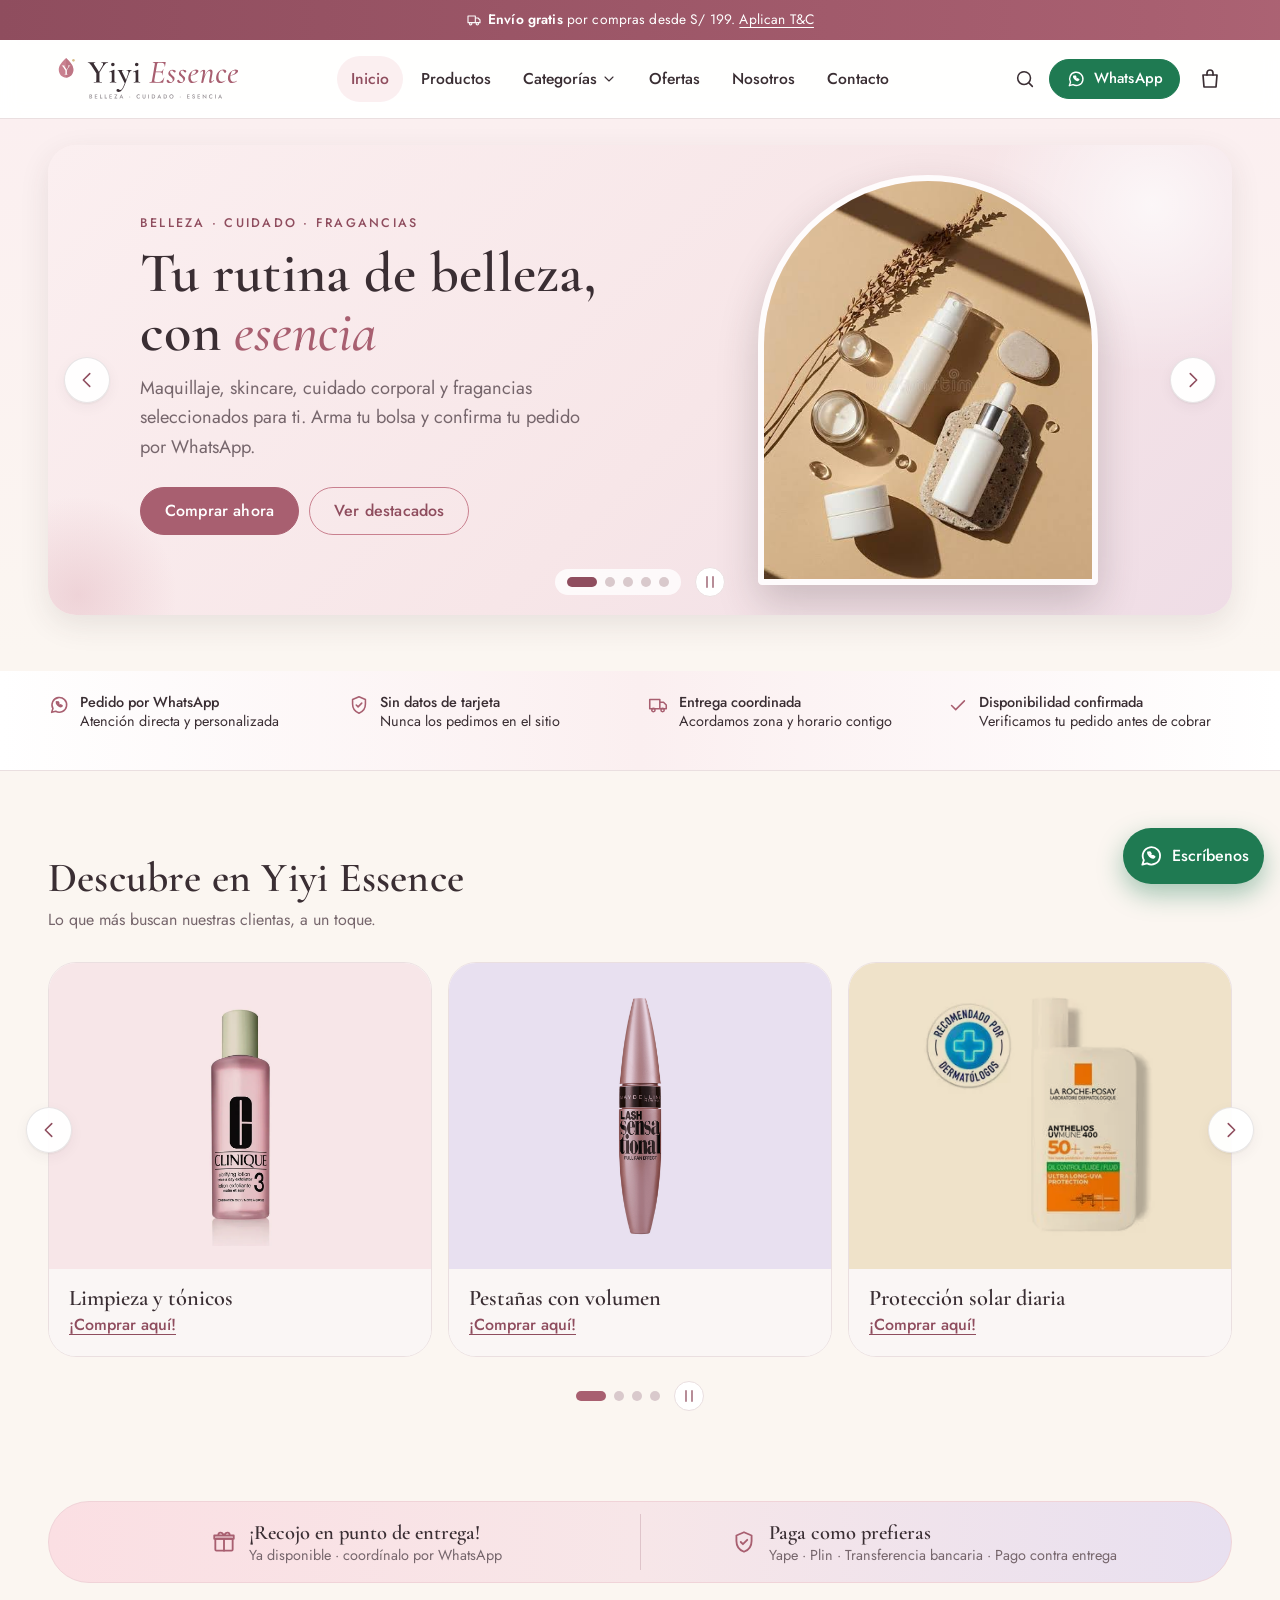
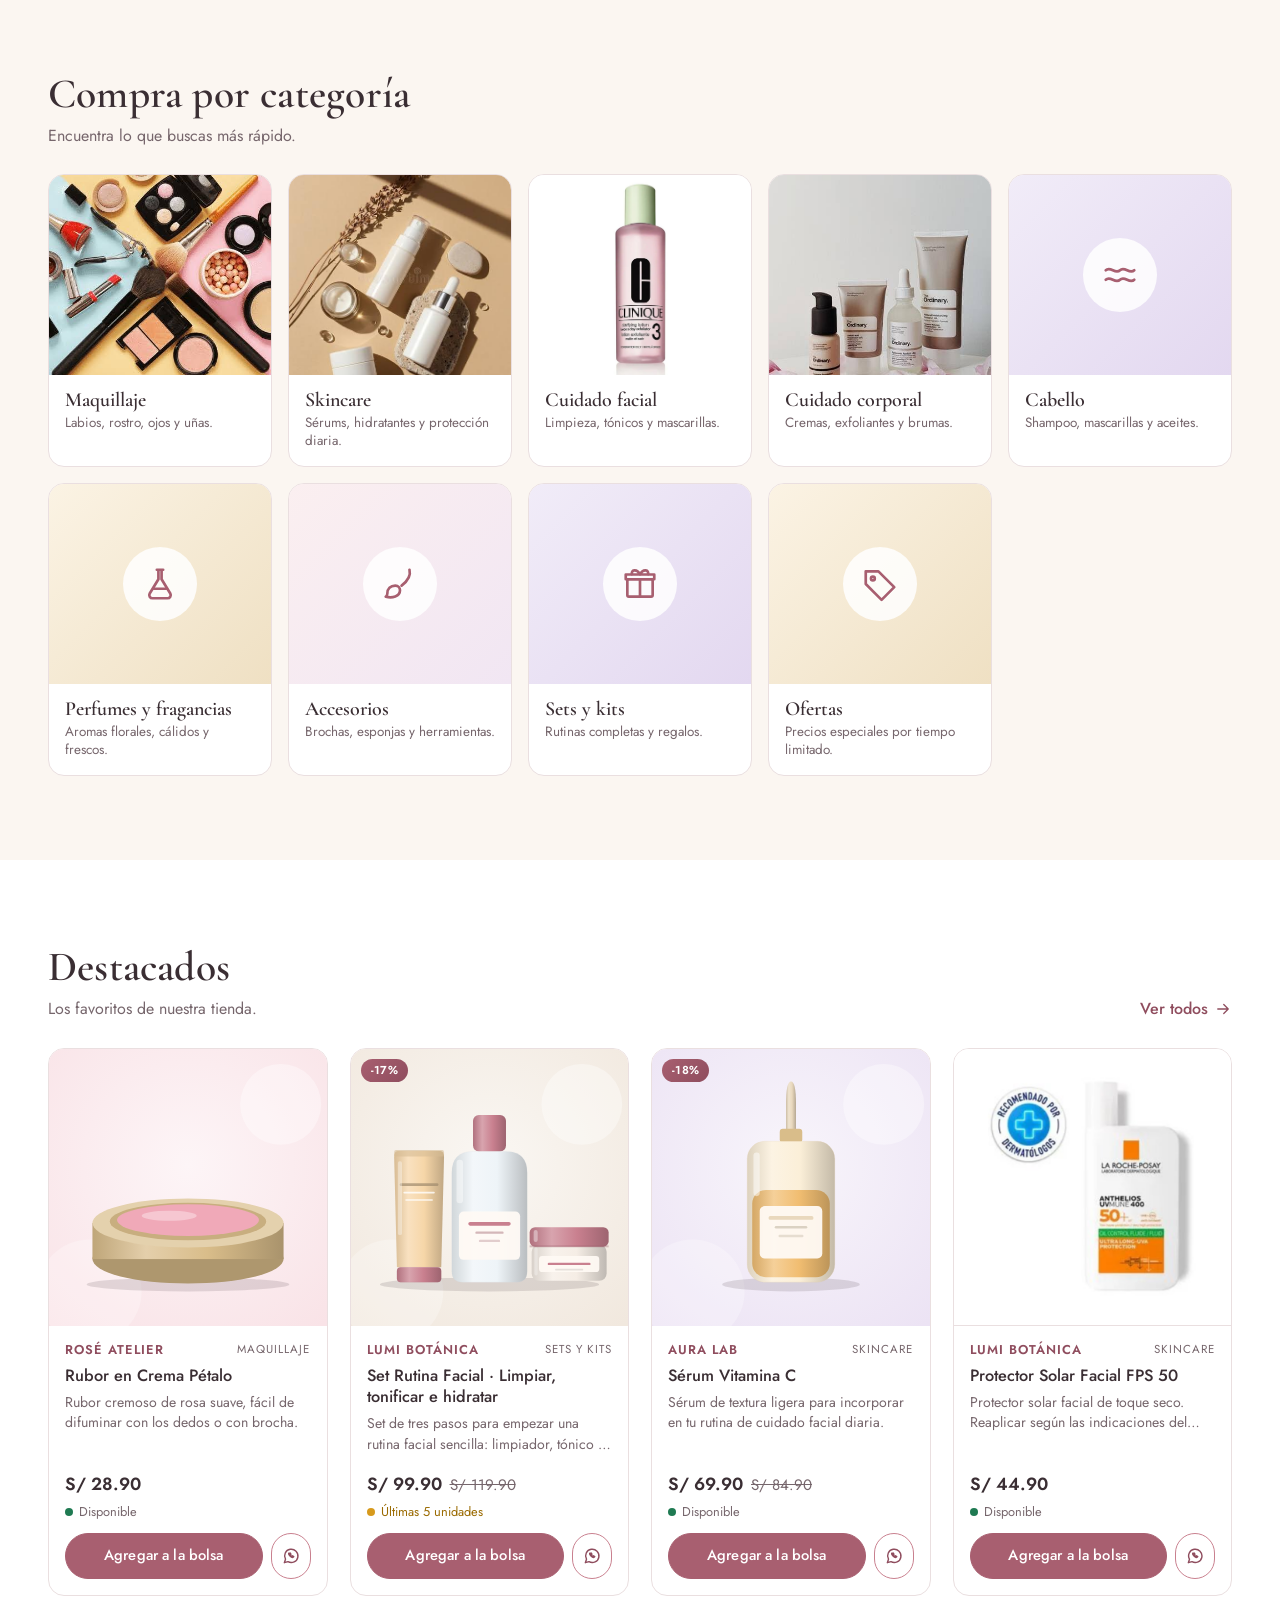
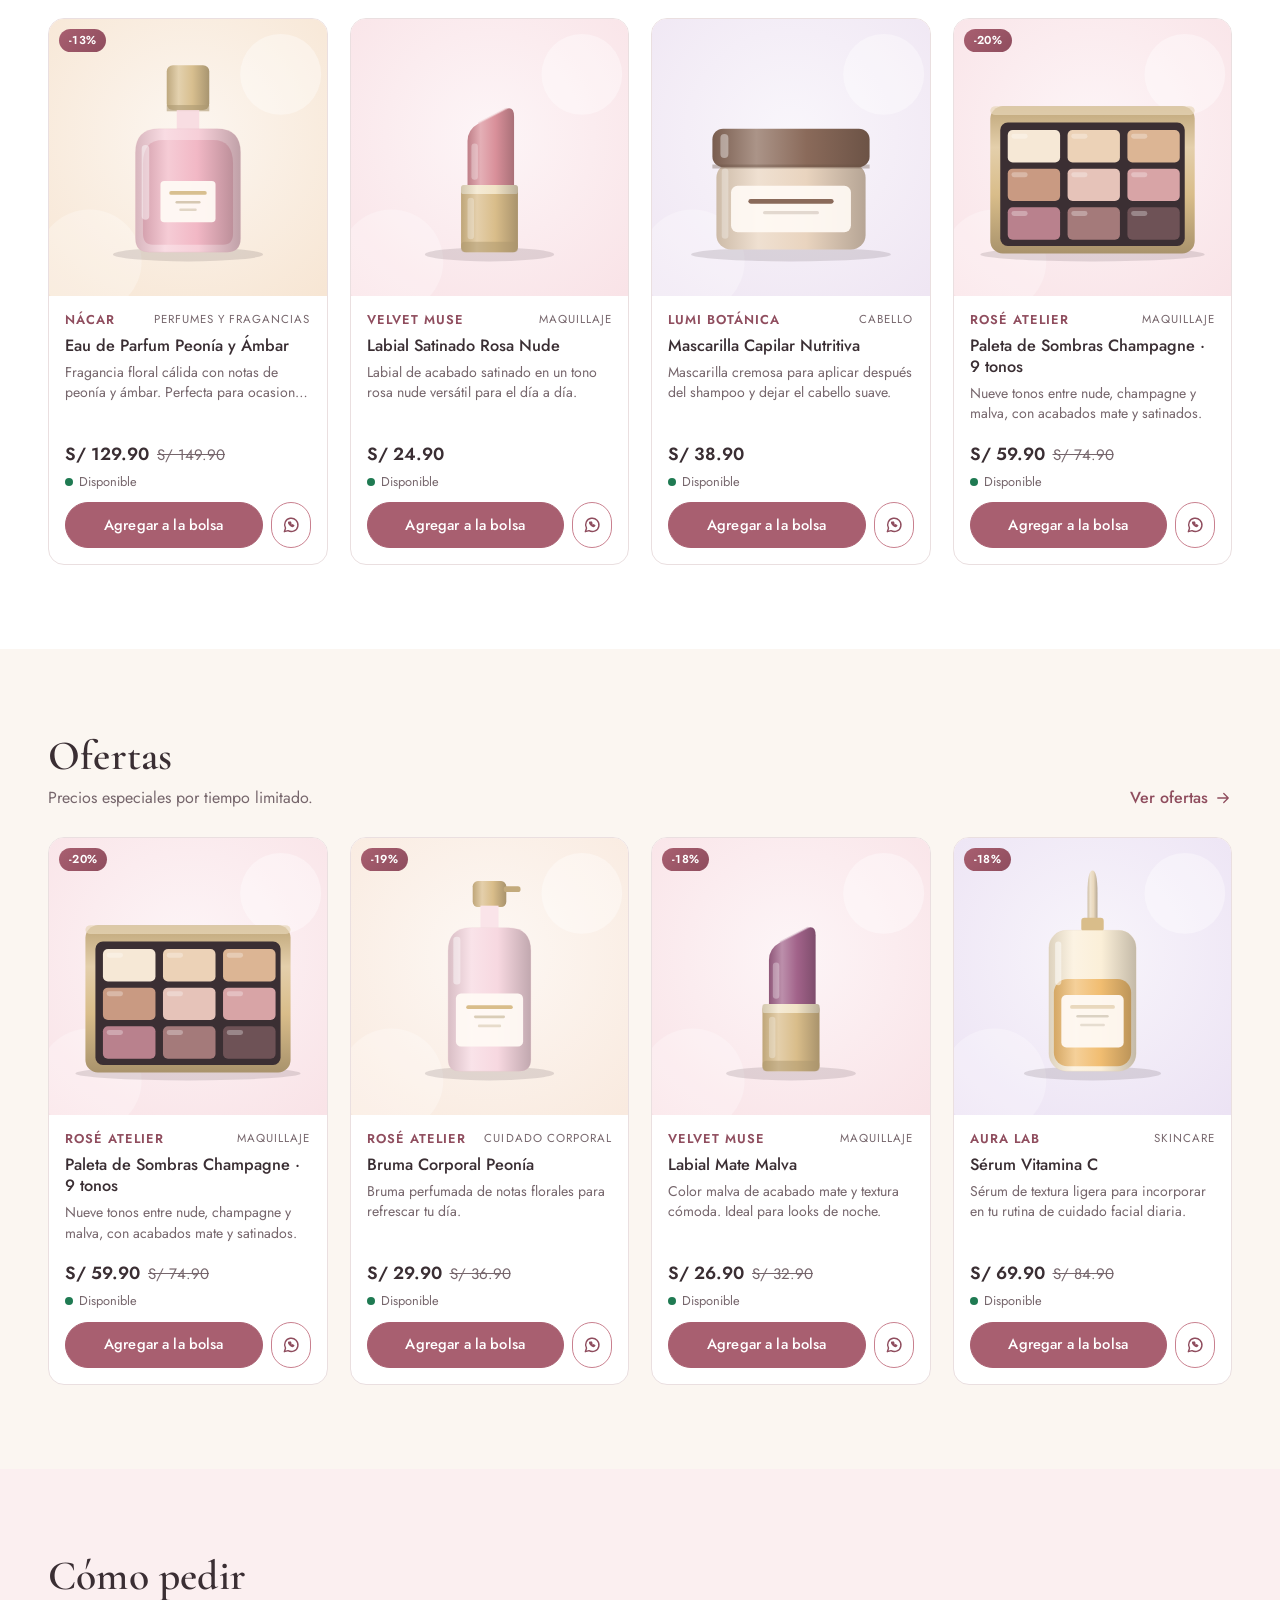
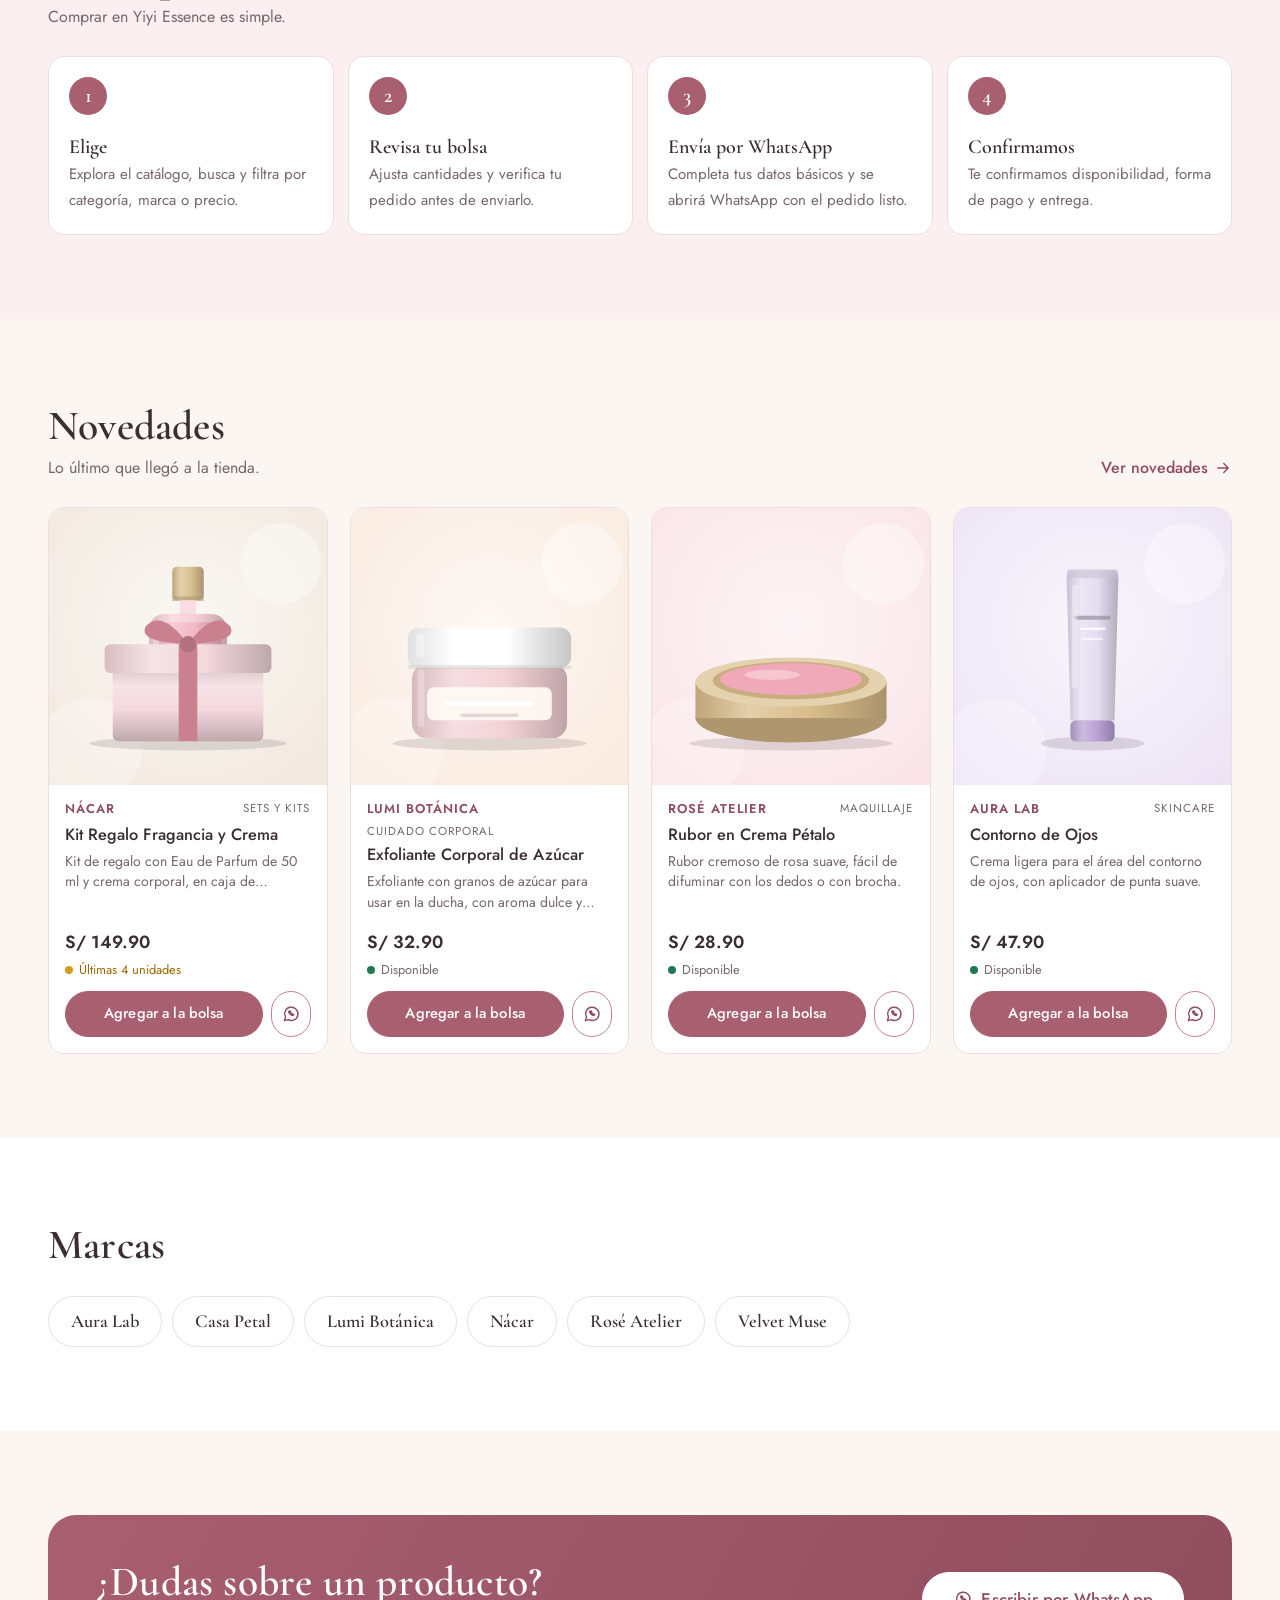
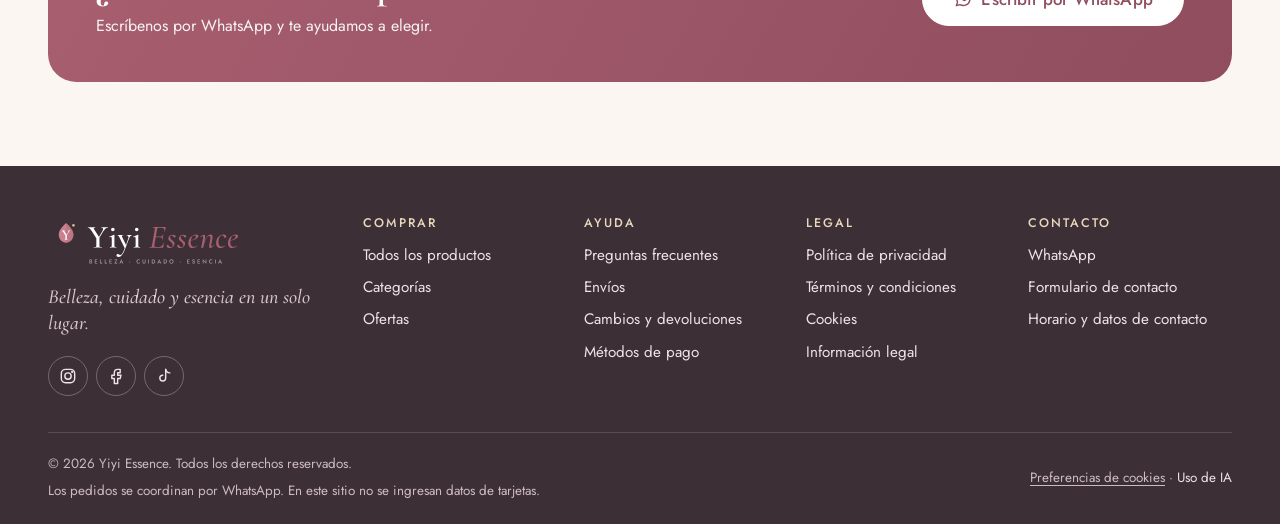
<file: index.html>
<!doctype html>
<html lang="es" data-base="">
<head>
  <meta charset="utf-8">
  <meta name="viewport" content="width=device-width, initial-scale=1">
  <title>Yiyi Essence · Belleza, cuidado y esencia en un solo lugar</title>
  <meta name="description" content="Maquillaje, skincare, cuidado corporal, cabello y fragancias. Elige tus productos y confirma tu pedido por WhatsApp en Yiyi Essence.">
  <link rel="canonical" href="__SITE_URL__/">
  <meta name="theme-color" content="#f7e6e8">
  <meta name="format-detection" content="telephone=no">

  <!-- Open Graph / redes -->
  <meta property="og:type" content="website">
  <meta property="og:locale" content="es_PE">
  <meta property="og:site_name" content="Yiyi Essence">
  <meta property="og:title" content="Yiyi Essence · Belleza, cuidado y esencia en un solo lugar">
  <meta property="og:description" content="Maquillaje, skincare, cuidado corporal, cabello y fragancias. Elige tus productos y confirma tu pedido por WhatsApp en Yiyi Essence.">
  <meta property="og:url" content="__SITE_URL__/">
  <meta property="og:image" content="__SITE_URL__/assets/images/og-image.png">
  <meta name="twitter:card" content="summary_large_image">
  <meta name="twitter:image" content="__SITE_URL__/assets/images/og-image.png">

  <link rel="icon" href="favicon.svg" type="image/svg+xml">
  <link rel="apple-touch-icon" href="apple-touch-icon.png">
  <link rel="preload" href="assets/fonts/jost-latin-400-normal.woff2" as="font" type="font/woff2" crossorigin>
  <link rel="preload" href="assets/fonts/cormorant-garamond-latin-600-normal.woff2" as="font" type="font/woff2" crossorigin>
  <link rel="stylesheet" href="css/style.css">
  <link rel="stylesheet" href="css/responsive.css">
  <script type="application/ld+json">{"@context":"https://schema.org","@graph":[{"@type":"Store","@id":"__SITE_URL__/#store","name":"Yiyi Essence","description":"Tienda online de maquillaje, skincare, cuidado corporal, cabello y fragancias. Pedidos confirmados por WhatsApp.","url":"__SITE_URL__/","image":"__SITE_URL__/assets/images/og-image.png","areaServed":{"@type":"Country","name":"Perú"},"priceRange":"S/"},{"@type":"WebSite","@id":"__SITE_URL__/#website","url":"__SITE_URL__/","name":"Yiyi Essence","inLanguage":"es-PE","potentialAction":{"@type":"SearchAction","target":"__SITE_URL__/productos.html?q={search_term_string}","query-input":"required name=search_term_string"}}]}</script>
</head>
<body data-page="home">
  <div id="site-header"></div>
  <noscript><p style="margin:0;padding:14px 20px;background:#f7e6e8;text-align:center">Esta tienda necesita JavaScript para mostrar el catálogo y la bolsa de compra. Actívalo en tu navegador o escríbenos por WhatsApp.</p></noscript>
  <main id="main">
    <!-- ============ BANNERS PRINCIPALES (carrusel con fundido, 4 s) ============
         Para usar tus propias fotos: reemplaza los archivos de la carpeta /imagenes
         (o cambia el src de cada <img>). Edita los textos directamente aquí. -->
    <section class="hero" aria-label="Novedades y ofertas">
      <div class="container">
        <div class="carousel carousel--banners" data-carousel="fade" aria-label="Banners destacados">
          <div class="carousel__viewport">
            <ul class="carousel__track">

              <li class="carousel__slide banner banner--rose">
                <div class="banner__copy">
                  <span class="eyebrow">Belleza · Cuidado · Fragancias</span>
                  <h1 id="hero-title">Tu rutina de belleza, con <em>esencia</em></h1>
                  <p>Maquillaje, skincare, cuidado corporal y fragancias seleccionados para ti. Arma tu bolsa y confirma tu pedido por WhatsApp.</p>
                  <div class="banner__cta">
                    <a class="btn btn--primary btn--lg" href="productos.html">Comprar ahora</a>
                    <a class="btn btn--ghost btn--lg" href="#destacados">Ver destacados</a>
                  </div>
                </div>
                <div class="banner__media banner__media--arch">
                  <img src="imagenes/5.jpg" alt="Productos de cuidado de la piel sobre un fondo beige con ramas secas" width="463" height="662" fetchpriority="high">
                </div>
              </li>

              <li class="carousel__slide banner banner--lavender">
                <div class="banner__copy">
                  <span class="eyebrow">Maquillaje</span>
                  <h2>Colores que <em>enamoran</em></h2>
                  <p>Labios, rostro, ojos y uñas: encuentra el look que va contigo.</p>
                  <div class="banner__cta">
                    <a class="btn btn--primary btn--lg" href="productos.html?cat=maquillaje">Ver maquillaje</a>
                  </div>
                </div>
                <div class="banner__media banner__media--arch">
                  <img src="imagenes/3.jpg" alt="Maquillaje, brochas y sombras sobre un fondo de colores pastel" width="400" height="400" loading="lazy">
                </div>
              </li>

              <li class="carousel__slide banner banner--champagne">
                <div class="banner__copy">
                  <span class="eyebrow">Rostro</span>
                  <h2>Un acabado <em>luminoso</em> todo el día</h2>
                  <p>Bases, correctores y polvos para una piel que se ve y se siente cómoda.</p>
                  <div class="banner__cta">
                    <a class="btn btn--primary btn--lg" href="productos.html?cat=maquillaje">Descubrir bases</a>
                    <a class="btn btn--ghost btn--lg" href="productos.html?sort=novedades">Novedades</a>
                  </div>
                </div>
                <div class="banner__media banner__media--disc">
                  <div class="banner__disc"><img src="imagenes/2.jpg" alt="Base de maquillaje fluida en frasco con tapa negra" width="1000" height="1000" loading="lazy"></div>
                </div>
              </li>

              <li class="carousel__slide banner banner--blush">
                <div class="banner__copy">
                  <span class="eyebrow">Skincare</span>
                  <h2>Cuida tu piel, <em>cada día</em></h2>
                  <p>Sérums, hidratantes y protección solar para armar tu rutina paso a paso.</p>
                  <div class="banner__cta">
                    <a class="btn btn--primary btn--lg" href="productos.html?cat=skincare">Ver skincare</a>
                  </div>
                </div>
                <div class="banner__media banner__media--arch">
                  <img src="imagenes/4.jpg" alt="Cremas y sérum de skincare sobre pétalos rosados" width="400" height="533" loading="lazy">
                </div>
              </li>

              <li class="carousel__slide banner banner--deep">
                <div class="banner__copy">
                  <span class="eyebrow">Ofertas</span>
                  <h2>Precios <em>especiales</em> por tiempo limitado</h2>
                  <p>Aprovecha las ofertas en productos seleccionados y pídelas directo por WhatsApp.</p>
                  <div class="banner__cta">
                    <a class="btn btn--light btn--lg" href="productos.html?cat=ofertas">Ver ofertas</a>
                    <a class="btn btn--wa btn--lg" href="contacto.html" target="_blank" rel="noopener" data-wa-general><span data-icon="whatsapp" data-size="20" aria-hidden="true"></span> Escribirnos</a>
                  </div>
                </div>
                <div class="banner__media banner__media--disc">
                  <div class="banner__disc"><img src="imagenes/8.jpg" alt="Máscara de pestañas con volumen" width="1000" height="1000" loading="lazy"></div>
                </div>
              </li>

            </ul>
          </div>
        </div>
      </div>
    </section>

    <div class="trustbar">
      <div class="container">
        <ul class="trust">
          <li><span data-icon="whatsapp" data-size="22" aria-hidden="true"></span><span><strong>Pedido por WhatsApp</strong>Atención directa y personalizada</span></li>
          <li><span data-icon="shield" data-size="22" aria-hidden="true"></span><span><strong>Sin datos de tarjeta</strong>Nunca los pedimos en el sitio</span></li>
          <li><span data-icon="truck" data-size="22" aria-hidden="true"></span><span><strong>Entrega coordinada</strong>Acordamos zona y horario contigo</span></li>
          <li><span data-icon="check" data-size="22" aria-hidden="true"></span><span><strong>Disponibilidad confirmada</strong>Verificamos tu pedido antes de cobrar</span></li>
        </ul>
      </div>
    </div>

    <!-- ============ CARRUSEL DE TARJETAS (desliza solo cada 4 s) ============ -->
    <section class="section section--tight" aria-labelledby="disc-title">
      <div class="container">
        <div class="section__head"><div><h2 id="disc-title">Descubre en Yiyi Essence</h2><p>Lo que más buscan nuestras clientas, a un toque.</p></div></div>
        <div class="carousel carousel--cards" data-carousel="slide" data-per-view="1,2,3" aria-label="Selección de la tienda">
          <div class="carousel__viewport">
            <ul class="carousel__track">
              <li class="carousel__slide"><a class="tile tile--blush" href="productos.html?cat=cuidado-facial"><span class="tile__img"><img src="imagenes/1.jpg" alt="" width="1000" height="1000" loading="lazy"></span><span class="tile__body"><strong>Limpieza y tónicos</strong><span class="tile__cta">¡Comprar aquí!</span></span></a></li>
              <li class="carousel__slide"><a class="tile tile--lavender" href="productos.html?cat=maquillaje"><span class="tile__img"><img src="imagenes/8.jpg" alt="" width="1000" height="1000" loading="lazy"></span><span class="tile__body"><strong>Pestañas con volumen</strong><span class="tile__cta">¡Comprar aquí!</span></span></a></li>
              <li class="carousel__slide"><a class="tile tile--champagne" href="productos.html?cat=skincare"><span class="tile__img"><img src="imagenes/9.jpg" alt="" width="300" height="300" loading="lazy"></span><span class="tile__body"><strong>Protección solar diaria</strong><span class="tile__cta">¡Comprar aquí!</span></span></a></li>
              <li class="carousel__slide"><a class="tile tile--cream" href="productos.html?cat=maquillaje"><span class="tile__img"><img src="imagenes/2.jpg" alt="" width="1000" height="1000" loading="lazy"></span><span class="tile__body"><strong>Bases y rostro</strong><span class="tile__cta">¡Comprar aquí!</span></span></a></li>
              <li class="carousel__slide"><a class="tile tile--blush" href="productos.html?cat=maquillaje"><span class="tile__img"><img src="imagenes/6.jpg" alt="" width="1000" height="1000" loading="lazy"></span><span class="tile__body"><strong>Favoritos para tu bolso</strong><span class="tile__cta">¡Comprar aquí!</span></span></a></li>
              <li class="carousel__slide"><a class="tile tile--lavender" href="productos.html?cat=sets"><span class="tile__img tile__img--photo"><img src="imagenes/3.jpg" alt="" width="400" height="400" loading="lazy"></span><span class="tile__body"><strong>Sets y kits para regalar</strong><span class="tile__cta">¡Comprar aquí!</span></span></a></li>
            </ul>
          </div>
        </div>
      </div>
    </section>

    <div class="container"><div class="promostrip" data-promo-strip></div></div>

    <section class="section" id="categorias" aria-labelledby="cats-title">
      <div class="container">
        <div class="section__head"><div><h2 id="cats-title">Compra por categoría</h2><p>Encuentra lo que buscas más rápido.</p></div></div>
        <div class="catgrid" data-home-cats></div>
      </div>
    </section>

    <section class="section section--white" id="destacados" aria-labelledby="feat-title">
      <div class="container">
        <div class="section__head">
          <div><h2 id="feat-title">Destacados</h2><p>Los favoritos de nuestra tienda.</p></div>
          <a class="more-link" href="productos.html">Ver todos <span data-icon="arrow" data-size="18" aria-hidden="true"></span></a>
        </div>
        <div class="grid grid--4" data-home-featured></div>
      </div>
    </section>

    <section class="section" data-section-offers aria-labelledby="offers-title">
      <div class="container">
        <div class="section__head">
          <div><h2 id="offers-title">Ofertas</h2><p>Precios especiales por tiempo limitado.</p></div>
          <a class="more-link" href="productos.html?cat=ofertas">Ver ofertas <span data-icon="arrow" data-size="18" aria-hidden="true"></span></a>
        </div>
        <div class="grid grid--4" data-home-offers></div>
      </div>
    </section>

    <section class="section section--blush" aria-labelledby="how-title">
      <div class="container">
        <div class="section__head"><div><h2 id="how-title">Cómo pedir</h2><p>Comprar en Yiyi Essence es simple.</p></div></div>
        <ol class="steps">
          <li><strong>Elige</strong><span>Explora el catálogo, busca y filtra por categoría, marca o precio.</span></li>
          <li><strong>Revisa tu bolsa</strong><span>Ajusta cantidades y verifica tu pedido antes de enviarlo.</span></li>
          <li><strong>Envía por WhatsApp</strong><span>Completa tus datos básicos y se abrirá WhatsApp con el pedido listo.</span></li>
          <li><strong>Confirmamos</strong><span>Te confirmamos disponibilidad, forma de pago y entrega.</span></li>
        </ol>
      </div>
    </section>

    <section class="section" aria-labelledby="new-title">
      <div class="container">
        <div class="section__head">
          <div><h2 id="new-title">Novedades</h2><p>Lo último que llegó a la tienda.</p></div>
          <a class="more-link" href="productos.html?sort=novedades">Ver novedades <span data-icon="arrow" data-size="18" aria-hidden="true"></span></a>
        </div>
        <div class="grid grid--4" data-home-new></div>
      </div>
    </section>

    <section class="section section--white section--tight" aria-labelledby="brands-title">
      <div class="container">
        <div class="section__head"><div><h2 id="brands-title">Marcas</h2></div></div>
        <div class="brandchips" data-home-brands></div>
      </div>
    </section>

    <section class="section">
      <div class="container">
        <div class="ctaband">
          <div>
            <h2>¿Dudas sobre un producto?</h2>
            <p>Escríbenos por WhatsApp y te ayudamos a elegir.</p>
          </div>
          <a class="btn btn--light btn--lg" href="contacto.html" target="_blank" rel="noopener" data-wa-general><span data-icon="whatsapp" data-size="20" aria-hidden="true"></span> Escribir por WhatsApp</a>
        </div>
      </div>
    </section>
  </main>
  <div id="site-footer"></div>

  <script src="js/config.js"></script>
  <script src="js/products.js"></script>
  <script src="js/utils.js"></script>
  <script src="js/whatsapp.js"></script>
  <script src="js/cart.js"></script>
  <script src="js/components.js"></script>
  <script src="js/catalog.js"></script>
  <script src="js/cookies.js"></script>
  <script src="js/promo.js"></script>
  <script src="js/carousel.js"></script>
  <script src="js/main.js"></script>
</body>
</html>
</file>
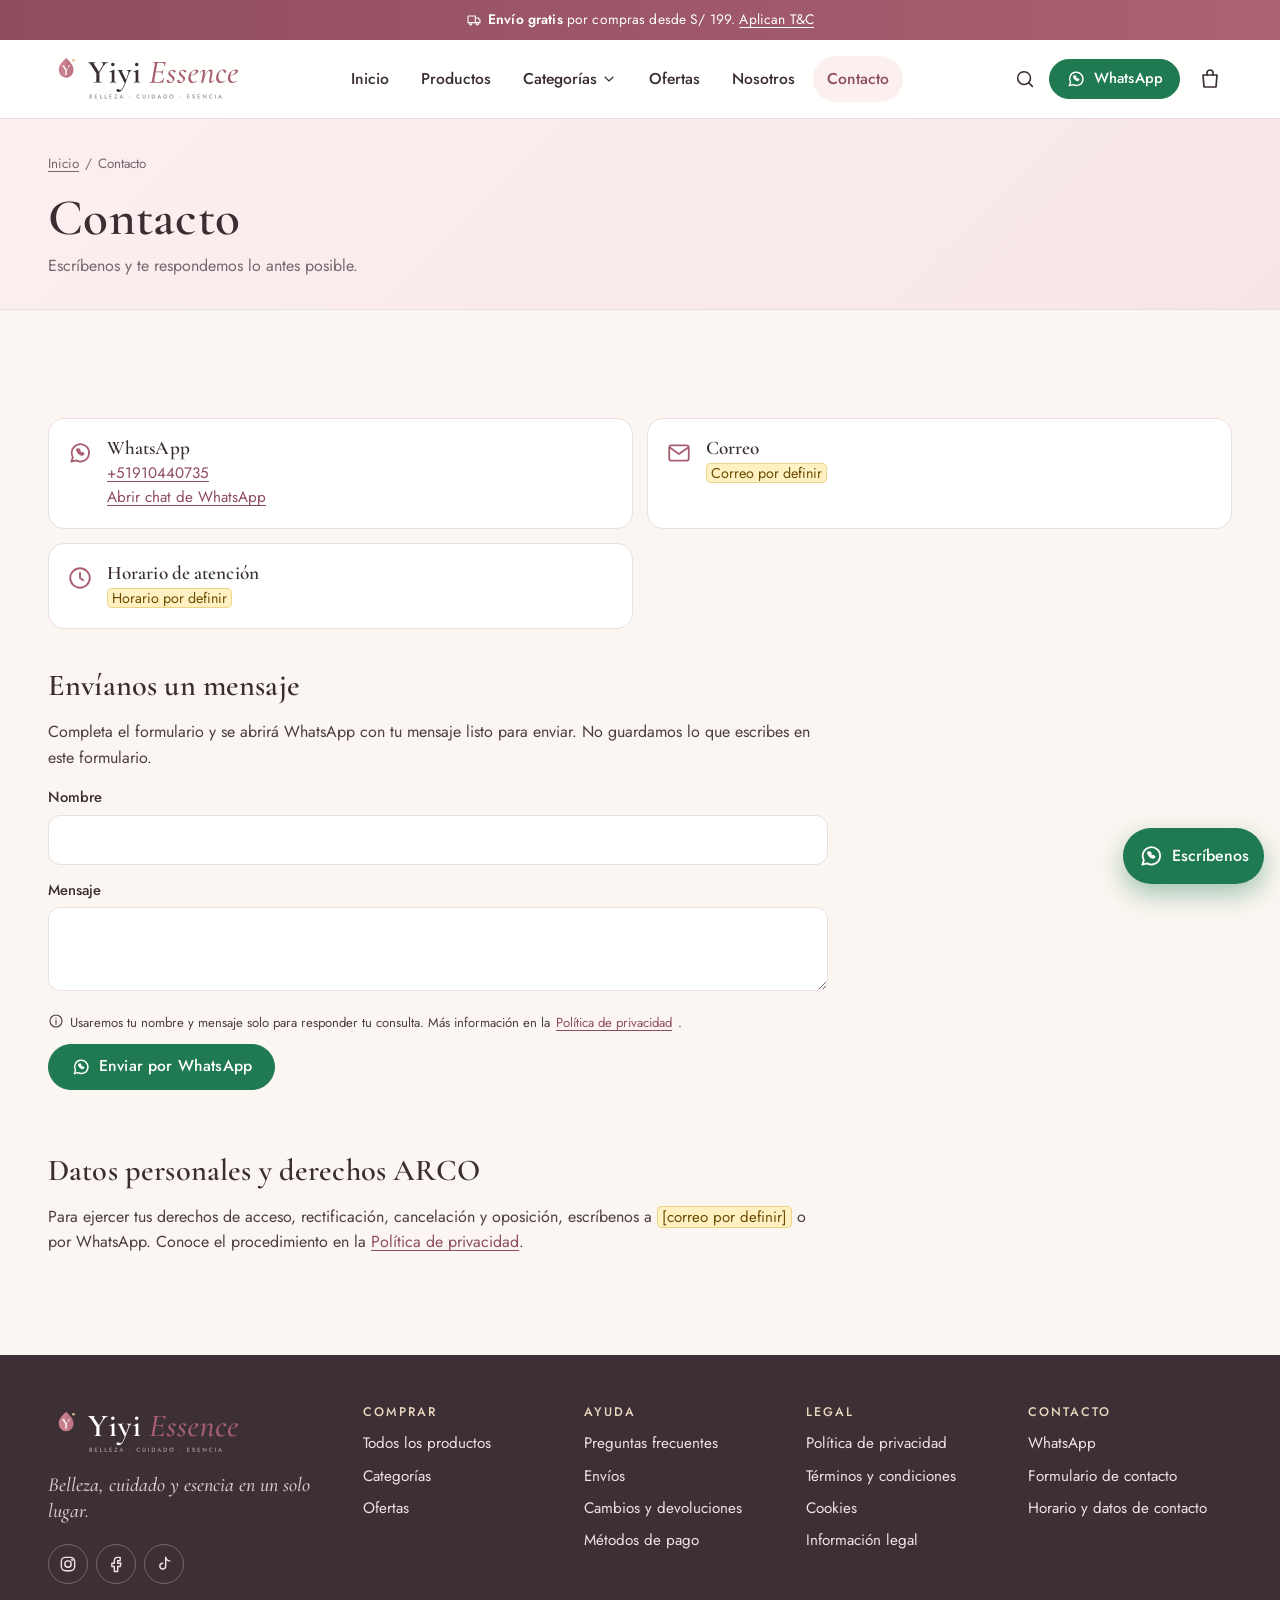
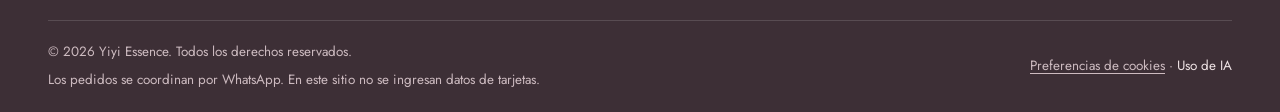
<file: contacto.html>
<!doctype html>
<html lang="es" data-base="">
<head>
  <meta charset="utf-8">
  <meta name="viewport" content="width=device-width, initial-scale=1">
  <title>Contacto · Yiyi Essence</title>
  <meta name="description" content="Contacta a Yiyi Essence por WhatsApp o correo. Consulta disponibilidad, pedidos, entregas, cambios o tus derechos sobre datos personales.">
  <link rel="canonical" href="__SITE_URL__/contacto.html">
  <meta name="theme-color" content="#f7e6e8">
  <meta name="format-detection" content="telephone=no">

  <!-- Open Graph / redes -->
  <meta property="og:type" content="website">
  <meta property="og:locale" content="es_PE">
  <meta property="og:site_name" content="Yiyi Essence">
  <meta property="og:title" content="Contacto · Yiyi Essence">
  <meta property="og:description" content="Contacta a Yiyi Essence por WhatsApp o correo. Consulta disponibilidad, pedidos, entregas, cambios o tus derechos sobre datos personales.">
  <meta property="og:url" content="__SITE_URL__/contacto.html">
  <meta property="og:image" content="__SITE_URL__/assets/images/og-image.png">
  <meta name="twitter:card" content="summary_large_image">
  <meta name="twitter:image" content="__SITE_URL__/assets/images/og-image.png">

  <link rel="icon" href="favicon.svg" type="image/svg+xml">
  <link rel="apple-touch-icon" href="apple-touch-icon.png">
  <link rel="preload" href="assets/fonts/jost-latin-400-normal.woff2" as="font" type="font/woff2" crossorigin>
  <link rel="preload" href="assets/fonts/cormorant-garamond-latin-600-normal.woff2" as="font" type="font/woff2" crossorigin>
  <link rel="stylesheet" href="css/style.css">
  <link rel="stylesheet" href="css/responsive.css">
</head>
<body data-page="contact">
  <div id="site-header"></div>
  <noscript><p style="margin:0;padding:14px 20px;background:#f7e6e8;text-align:center">Esta tienda necesita JavaScript para mostrar el catálogo y la bolsa de compra. Actívalo en tu navegador o escríbenos por WhatsApp.</p></noscript>
  <main id="main">
    <section class="pagehead">
      <div class="container">
        <nav class="crumbs" aria-label="Migas de pan"><a href="index.html">Inicio</a><span aria-hidden="true">/</span><span aria-current="page">Contacto</span></nav>
        <h1>Contacto</h1>
        <p>Escríbenos y te respondemos lo antes posible.</p>
      </div>
    </section>
    <section class="section">
      <div class="container">
        <div class="contactgrid">
          <div class="contactcard"><span data-icon="whatsapp" data-size="26" aria-hidden="true"></span><div><h3>WhatsApp</h3><p><span data-cfg="contact.whatsappNumber" data-fallback="Número por definir" data-link="tel"></span></p><p><a href="contacto.html" target="_blank" rel="noopener" data-wa-general>Abrir chat de WhatsApp</a></p></div></div>
          <div class="contactcard"><span data-icon="mail" data-size="26" aria-hidden="true"></span><div><h3>Correo</h3><p><span data-cfg="contact.email" data-fallback="Correo por definir" data-link="mailto"></span></p></div></div>
          <div class="contactcard"><span data-icon="clock" data-size="26" aria-hidden="true"></span><div><h3>Horario de atención</h3><p><span data-cfg="contact.schedule" data-fallback="Horario por definir"></span></p></div></div>
          <div class="contactcard" data-show-if="contact.address"><span data-icon="pin" data-size="26" aria-hidden="true"></span><div><h3>Dirección</h3><p><span data-cfg="contact.address"></span></p></div></div>
        </div>

        <div class="prose" style="margin-top:34px">
          <h2 style="margin-top:0">Envíanos un mensaje</h2>
          <p>Completa el formulario y se abrirá WhatsApp con tu mensaje listo para enviar. No guardamos lo que escribes en este formulario.</p>
        </div>
        <form class="prose" data-contact-form novalidate style="margin-top:12px">
          <div class="field">
            <label for="c-name">Nombre</label>
            <input id="c-name" name="name" type="text" autocomplete="name" required>
            <p class="field__error" data-error-for="name"></p>
          </div>
          <div class="field">
            <label for="c-msg">Mensaje</label>
            <textarea id="c-msg" name="message" required></textarea>
            <p class="field__error" data-error-for="message"></p>
          </div>
          <p class="fineprint"><span data-icon="info" data-size="16" aria-hidden="true"></span> Usaremos tu nombre y mensaje solo para responder tu consulta. Más información en la <a href="pages/privacidad.html">Política de privacidad</a>.</p>
          <button type="submit" class="btn btn--wa"><span data-icon="whatsapp" data-size="20" aria-hidden="true"></span> Enviar por WhatsApp</button>
        </form>

        <div class="prose" style="margin-top:34px">
          <h2>Datos personales y derechos ARCO</h2>
          <p>Para ejercer tus derechos de acceso, rectificación, cancelación y oposición, escríbenos a <span data-cfg="contact.email" data-fallback="[correo por definir]" data-link="mailto"></span> o por WhatsApp. Conoce el procedimiento en la <a href="pages/privacidad.html#arco">Política de privacidad</a>.</p>
        </div>
      </div>
    </section>
  </main>
  <div id="site-footer"></div>

  <script src="js/config.js"></script>
  <script src="js/products.js"></script>
  <script src="js/utils.js"></script>
  <script src="js/whatsapp.js"></script>
  <script src="js/cart.js"></script>
  <script src="js/components.js"></script>
  <script src="js/catalog.js"></script>
  <script src="js/cookies.js"></script>
  <script src="js/promo.js"></script>
  <script src="js/main.js"></script>
</body>
</html>
</file>
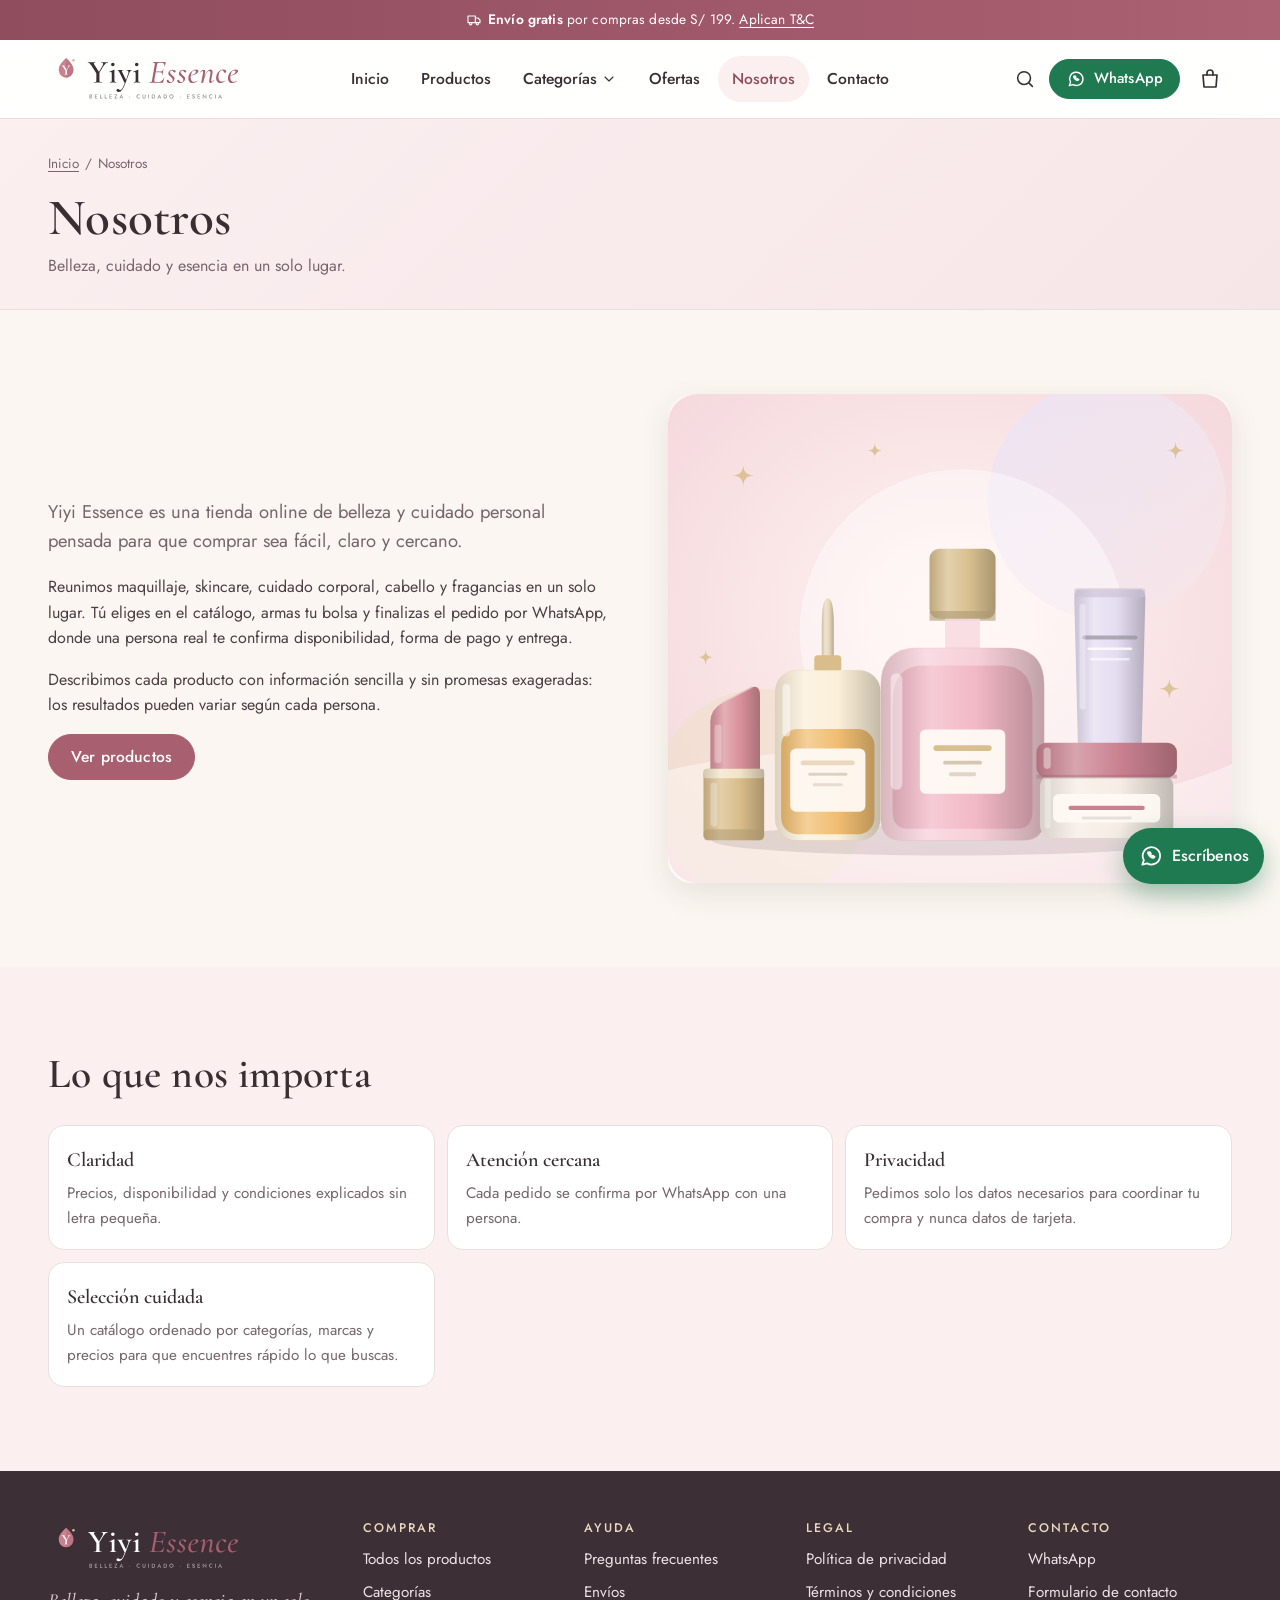
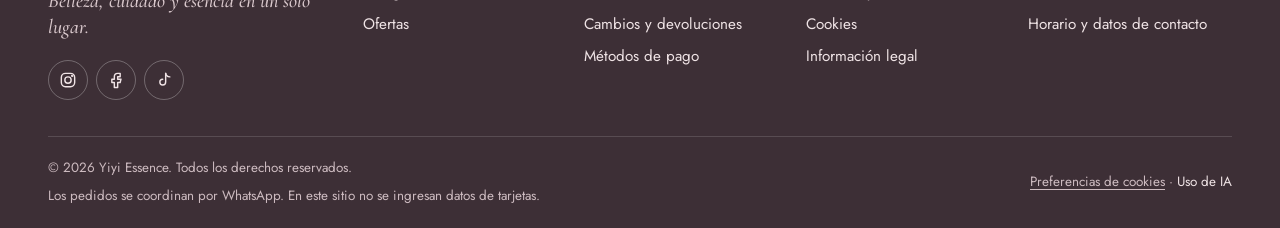
<file: nosotros.html>
<!doctype html>
<html lang="es" data-base="">
<head>
  <meta charset="utf-8">
  <meta name="viewport" content="width=device-width, initial-scale=1">
  <title>Nosotros · Yiyi Essence</title>
  <meta name="description" content="Conoce Yiyi Essence, una tienda online de belleza y cuidado personal con atención directa por WhatsApp.">
  <link rel="canonical" href="__SITE_URL__/nosotros.html">
  <meta name="theme-color" content="#f7e6e8">
  <meta name="format-detection" content="telephone=no">

  <!-- Open Graph / redes -->
  <meta property="og:type" content="website">
  <meta property="og:locale" content="es_PE">
  <meta property="og:site_name" content="Yiyi Essence">
  <meta property="og:title" content="Nosotros · Yiyi Essence">
  <meta property="og:description" content="Conoce Yiyi Essence, una tienda online de belleza y cuidado personal con atención directa por WhatsApp.">
  <meta property="og:url" content="__SITE_URL__/nosotros.html">
  <meta property="og:image" content="__SITE_URL__/assets/images/og-image.png">
  <meta name="twitter:card" content="summary_large_image">
  <meta name="twitter:image" content="__SITE_URL__/assets/images/og-image.png">

  <link rel="icon" href="favicon.svg" type="image/svg+xml">
  <link rel="apple-touch-icon" href="apple-touch-icon.png">
  <link rel="preload" href="assets/fonts/jost-latin-400-normal.woff2" as="font" type="font/woff2" crossorigin>
  <link rel="preload" href="assets/fonts/cormorant-garamond-latin-600-normal.woff2" as="font" type="font/woff2" crossorigin>
  <link rel="stylesheet" href="css/style.css">
  <link rel="stylesheet" href="css/responsive.css">
</head>
<body data-page="about">
  <div id="site-header"></div>
  <noscript><p style="margin:0;padding:14px 20px;background:#f7e6e8;text-align:center">Esta tienda necesita JavaScript para mostrar el catálogo y la bolsa de compra. Actívalo en tu navegador o escríbenos por WhatsApp.</p></noscript>
  <main id="main">
    <section class="pagehead">
      <div class="container">
        <nav class="crumbs" aria-label="Migas de pan"><a href="index.html">Inicio</a><span aria-hidden="true">/</span><span aria-current="page">Nosotros</span></nav>
        <h1>Nosotros</h1>
        <p>Belleza, cuidado y esencia en un solo lugar.</p>
      </div>
    </section>
    <section class="section">
      <div class="container aboutgrid">
        <div class="prose">
          <p class="lead">Yiyi Essence es una tienda online de belleza y cuidado personal pensada para que comprar sea fácil, claro y cercano.</p>
          <p>Reunimos maquillaje, skincare, cuidado corporal, cabello y fragancias en un solo lugar. Tú eliges en el catálogo, armas tu bolsa y finalizas el pedido por WhatsApp, donde una persona real te confirma disponibilidad, forma de pago y entrega.</p>
          <p>Describimos cada producto con información sencilla y sin promesas exageradas: los resultados pueden variar según cada persona.</p>
          <a class="btn btn--primary" href="productos.html">Ver productos</a>
        </div>
        <img src="assets/images/hero.svg" alt="Ilustración de productos de belleza en tonos rosa, lavanda y champagne" width="900" height="780" loading="lazy">
      </div>
    </section>
    <section class="section section--blush">
      <div class="container">
        <div class="section__head"><div><h2>Lo que nos importa</h2></div></div>
        <ul class="values">
          <li><strong>Claridad</strong><span>Precios, disponibilidad y condiciones explicados sin letra pequeña.</span></li>
          <li><strong>Atención cercana</strong><span>Cada pedido se confirma por WhatsApp con una persona.</span></li>
          <li><strong>Privacidad</strong><span>Pedimos solo los datos necesarios para coordinar tu compra y nunca datos de tarjeta.</span></li>
          <li><strong>Selección cuidada</strong><span>Un catálogo ordenado por categorías, marcas y precios para que encuentres rápido lo que buscas.</span></li>
        </ul>
      </div>
    </section>
  </main>
  <div id="site-footer"></div>

  <script src="js/config.js"></script>
  <script src="js/products.js"></script>
  <script src="js/utils.js"></script>
  <script src="js/whatsapp.js"></script>
  <script src="js/cart.js"></script>
  <script src="js/components.js"></script>
  <script src="js/catalog.js"></script>
  <script src="js/cookies.js"></script>
  <script src="js/promo.js"></script>
  <script src="js/main.js"></script>
</body>
</html>
</file>
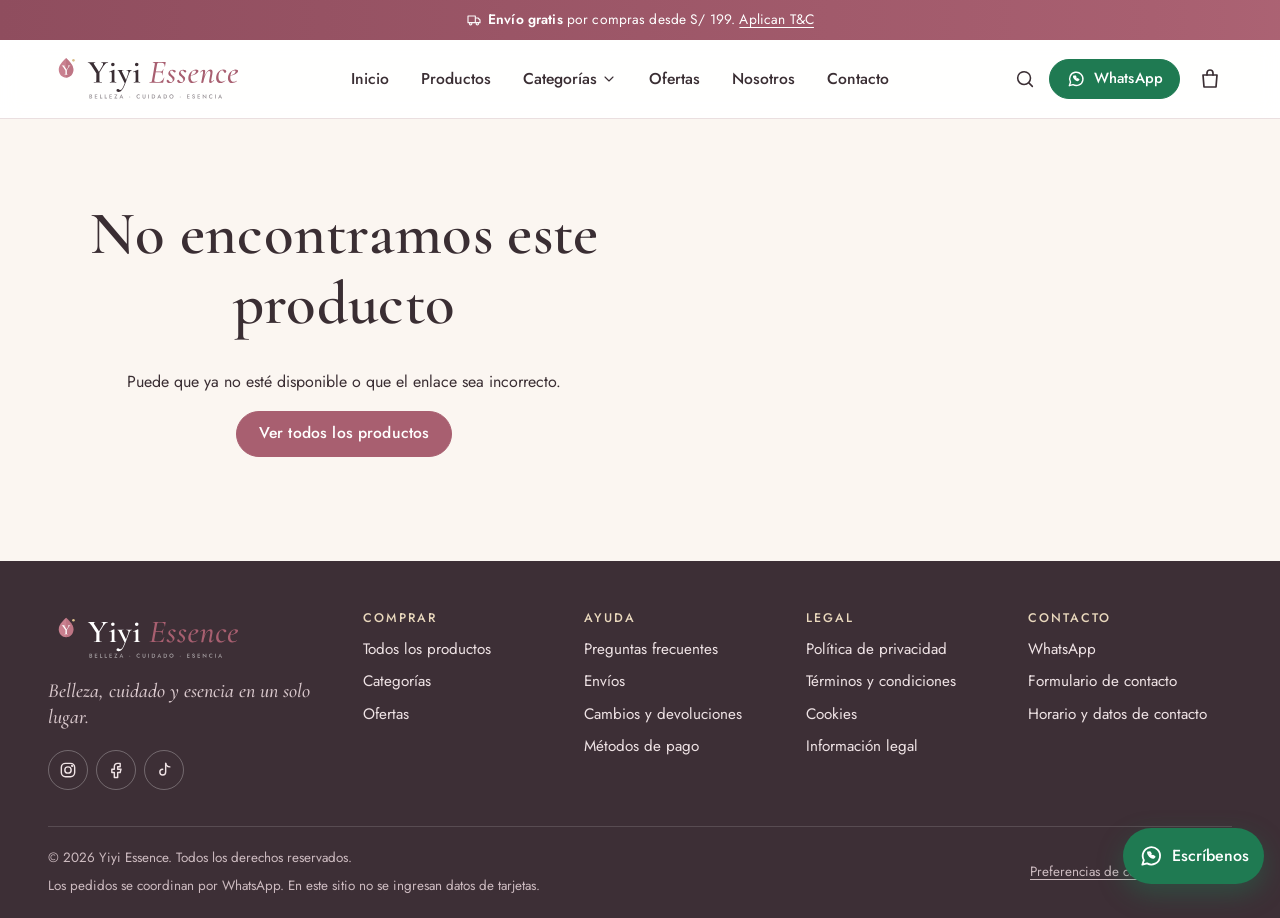
<file: producto.html>
<!doctype html>
<html lang="es" data-base="">
<head>
  <meta charset="utf-8">
  <meta name="viewport" content="width=device-width, initial-scale=1">
  <title>Producto · Yiyi Essence</title>
  <meta name="description" content="Detalle de producto en Yiyi Essence. Agrégalo a tu bolsa y confirma tu pedido por WhatsApp.">
  <meta name="theme-color" content="#f7e6e8">
  <meta name="format-detection" content="telephone=no">

  <!-- Open Graph / redes -->
  <meta property="og:type" content="product">
  <meta property="og:locale" content="es_PE">
  <meta property="og:site_name" content="Yiyi Essence">
  <meta property="og:title" content="Producto · Yiyi Essence">
  <meta property="og:description" content="Detalle de producto en Yiyi Essence. Agrégalo a tu bolsa y confirma tu pedido por WhatsApp.">
  <meta property="og:url" content="__SITE_URL__/producto.html">
  <meta property="og:image" content="__SITE_URL__/assets/images/og-image.png">
  <meta name="twitter:card" content="summary_large_image">
  <meta name="twitter:image" content="__SITE_URL__/assets/images/og-image.png">

  <link rel="icon" href="favicon.svg" type="image/svg+xml">
  <link rel="apple-touch-icon" href="apple-touch-icon.png">
  <link rel="preload" href="assets/fonts/jost-latin-400-normal.woff2" as="font" type="font/woff2" crossorigin>
  <link rel="preload" href="assets/fonts/cormorant-garamond-latin-600-normal.woff2" as="font" type="font/woff2" crossorigin>
  <link rel="stylesheet" href="css/style.css">
  <link rel="stylesheet" href="css/responsive.css">
</head>
<body data-page="product">
  <div id="site-header"></div>
  <noscript><p style="margin:0;padding:14px 20px;background:#f7e6e8;text-align:center">Esta tienda necesita JavaScript para mostrar el catálogo y la bolsa de compra. Actívalo en tu navegador o escríbenos por WhatsApp.</p></noscript>
  <main id="main">
    <div class="container">
      <nav class="crumbs" aria-label="Migas de pan" data-breadcrumb style="padding-top:18px"></nav>
      <div class="pdp" data-product></div>
    </div>
  </main>
  <div id="site-footer"></div>

  <script src="js/config.js"></script>
  <script src="js/products.js"></script>
  <script src="js/utils.js"></script>
  <script src="js/whatsapp.js"></script>
  <script src="js/cart.js"></script>
  <script src="js/components.js"></script>
  <script src="js/catalog.js"></script>
  <script src="js/cookies.js"></script>
  <script src="js/promo.js"></script>
  <script src="js/main.js"></script>
</body>
</html>
</file>
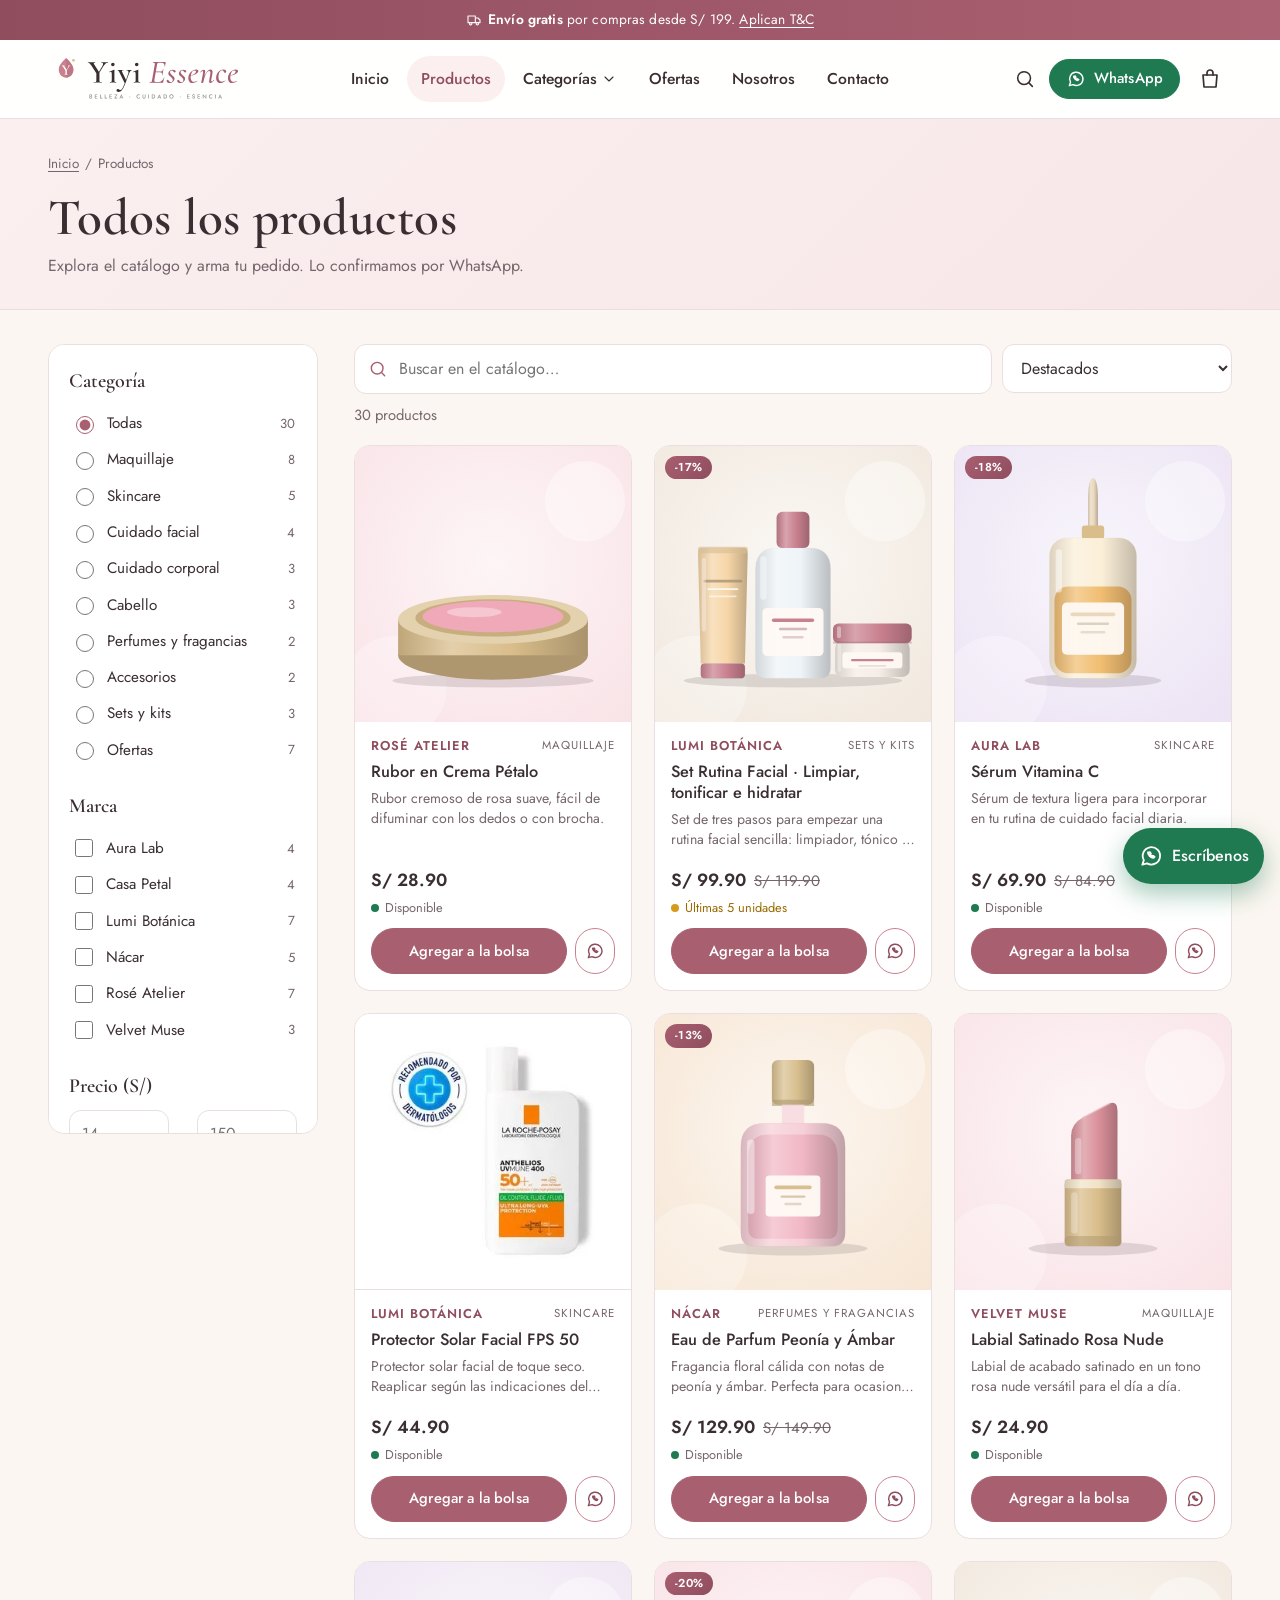
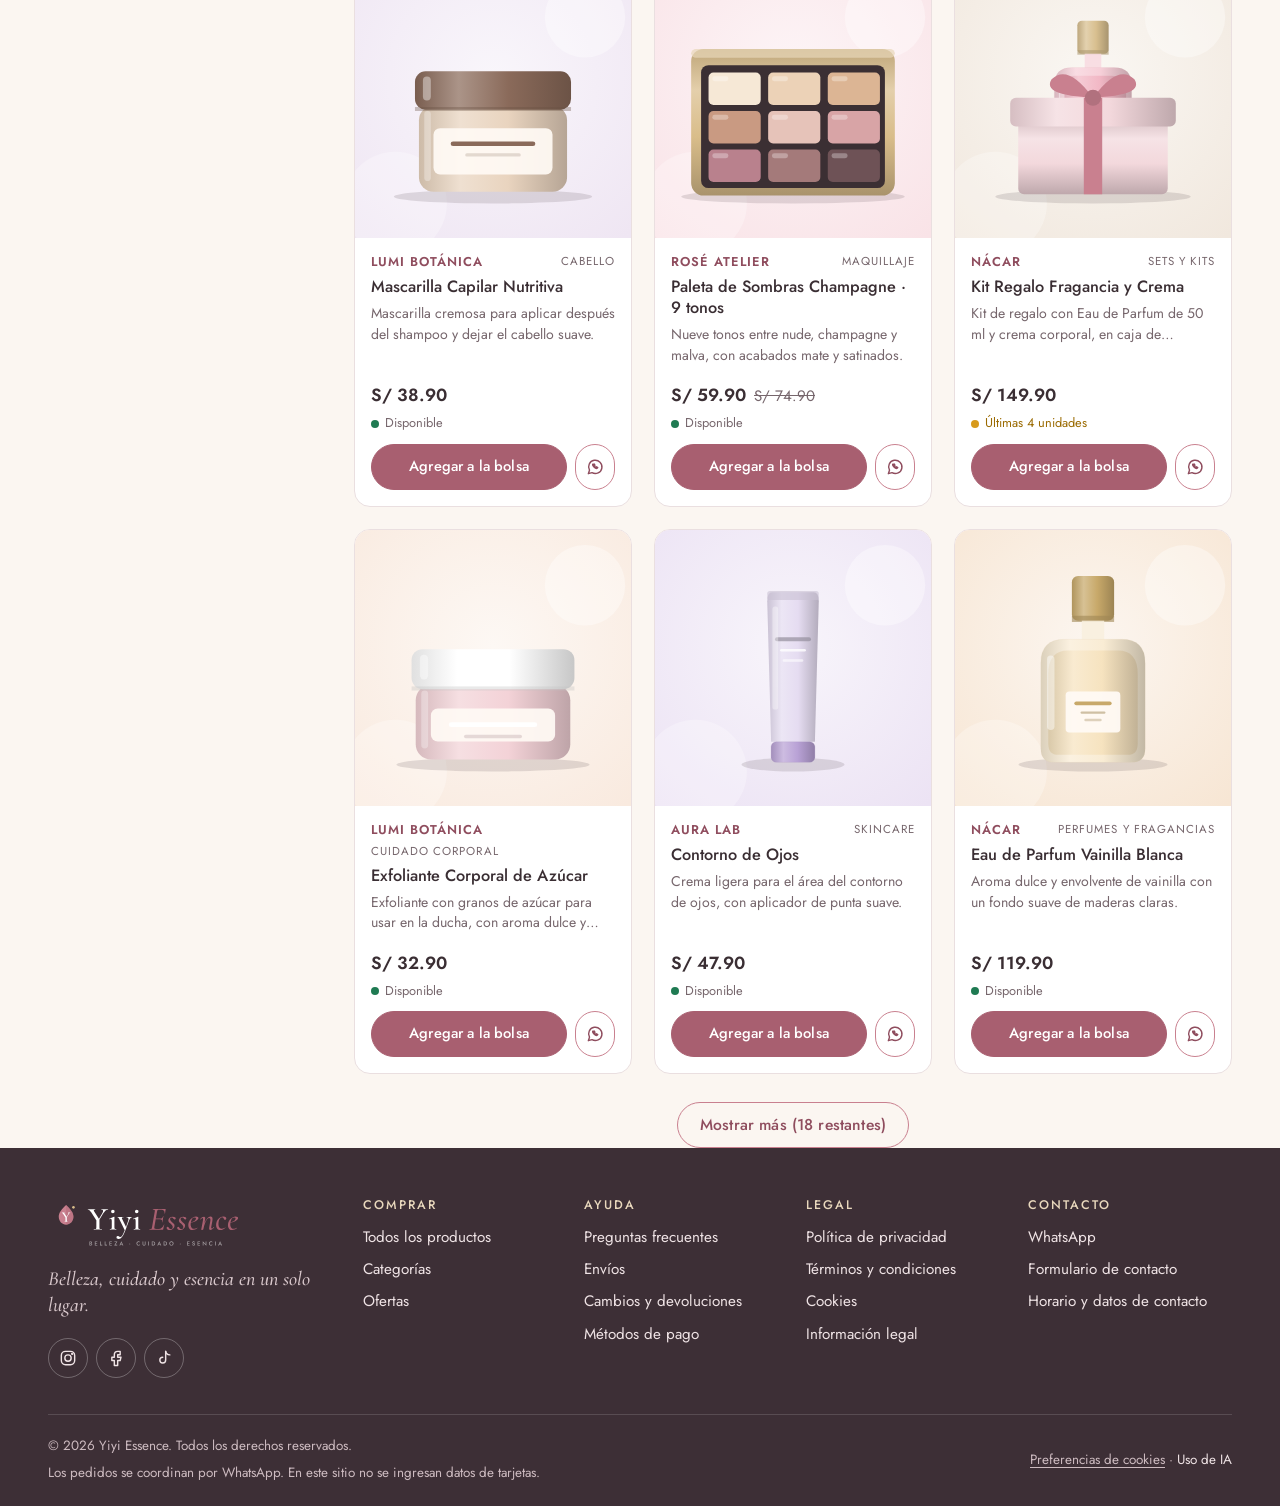
<file: productos.html>
<!doctype html>
<html lang="es" data-base="">
<head>
  <meta charset="utf-8">
  <meta name="viewport" content="width=device-width, initial-scale=1">
  <title>Productos · Yiyi Essence</title>
  <meta name="description" content="Catálogo de maquillaje, skincare, cuidado corporal, cabello, fragancias y accesorios. Busca, filtra y arma tu pedido por WhatsApp.">
  <link rel="canonical" href="__SITE_URL__/productos.html">
  <meta name="theme-color" content="#f7e6e8">
  <meta name="format-detection" content="telephone=no">

  <!-- Open Graph / redes -->
  <meta property="og:type" content="website">
  <meta property="og:locale" content="es_PE">
  <meta property="og:site_name" content="Yiyi Essence">
  <meta property="og:title" content="Productos · Yiyi Essence">
  <meta property="og:description" content="Catálogo de maquillaje, skincare, cuidado corporal, cabello, fragancias y accesorios. Busca, filtra y arma tu pedido por WhatsApp.">
  <meta property="og:url" content="__SITE_URL__/productos.html">
  <meta property="og:image" content="__SITE_URL__/assets/images/og-image.png">
  <meta name="twitter:card" content="summary_large_image">
  <meta name="twitter:image" content="__SITE_URL__/assets/images/og-image.png">

  <link rel="icon" href="favicon.svg" type="image/svg+xml">
  <link rel="apple-touch-icon" href="apple-touch-icon.png">
  <link rel="preload" href="assets/fonts/jost-latin-400-normal.woff2" as="font" type="font/woff2" crossorigin>
  <link rel="preload" href="assets/fonts/cormorant-garamond-latin-600-normal.woff2" as="font" type="font/woff2" crossorigin>
  <link rel="stylesheet" href="css/style.css">
  <link rel="stylesheet" href="css/responsive.css">
</head>
<body data-page="products">
  <div id="site-header"></div>
  <noscript><p style="margin:0;padding:14px 20px;background:#f7e6e8;text-align:center">Esta tienda necesita JavaScript para mostrar el catálogo y la bolsa de compra. Actívalo en tu navegador o escríbenos por WhatsApp.</p></noscript>
  <main id="main">
    <section class="pagehead">
      <div class="container">
        <nav class="crumbs" aria-label="Migas de pan"><a href="index.html">Inicio</a><span aria-hidden="true">/</span><span aria-current="page">Productos</span></nav>
        <h1 data-title>Todos los productos</h1>
        <p data-intro>Explora el catálogo y arma tu pedido. Lo confirmamos por WhatsApp.</p>
      </div>
    </section>

    <div class="container shop">
      <aside class="filters" id="filters" aria-label="Filtros" hidden></aside>

      <section aria-label="Listado de productos">
        <div class="toolbar">
          <form class="toolbar__search" role="search" data-search-form>
            <span data-icon="search" data-size="20" aria-hidden="true"></span>
            <input type="search" data-search-input placeholder="Buscar en el catálogo…" aria-label="Buscar en el catálogo" autocomplete="off">
          </form>
          <button type="button" class="btn btn--ghost" data-open-filters><span data-icon="filter" data-size="18" aria-hidden="true"></span> Filtros</button>
          <label>
            <span class="sr-only">Ordenar por</span>
            <select data-sort aria-label="Ordenar por">
              <option value="destacados">Destacados</option>
              <option value="novedades">Novedades</option>
              <option value="precio-asc">Precio: menor a mayor</option>
              <option value="precio-desc">Precio: mayor a menor</option>
              <option value="descuento">Mayor descuento</option>
              <option value="nombre">Nombre (A–Z)</option>
              <option value="relevancia">Relevancia</option>
            </select>
          </label>
          <div class="toolbar__count-wrap"><p class="toolbar__count" data-count aria-live="polite"></p></div>
        </div>
        <div class="activebar" data-chips></div>

        <div class="grid" data-grid style="margin-top:18px"></div>
        <div class="nores" data-empty hidden>
          <div class="empty__icon"><span data-icon="search" data-size="36" aria-hidden="true"></span></div>
          <h2>No encontramos productos</h2>
          <p>Prueba con otras palabras o quita algunos filtros.</p>
          <button type="button" class="btn btn--primary" data-clear-filters>Limpiar filtros</button>
        </div>
        <div class="more"><button type="button" class="btn btn--ghost" data-more hidden></button></div>
      </section>
    </div>
  </main>
  <div id="site-footer"></div>

  <script src="js/config.js"></script>
  <script src="js/products.js"></script>
  <script src="js/utils.js"></script>
  <script src="js/whatsapp.js"></script>
  <script src="js/cart.js"></script>
  <script src="js/components.js"></script>
  <script src="js/catalog.js"></script>
  <script src="js/cookies.js"></script>
  <script src="js/promo.js"></script>
  <script src="js/main.js"></script>
</body>
</html>
</file>
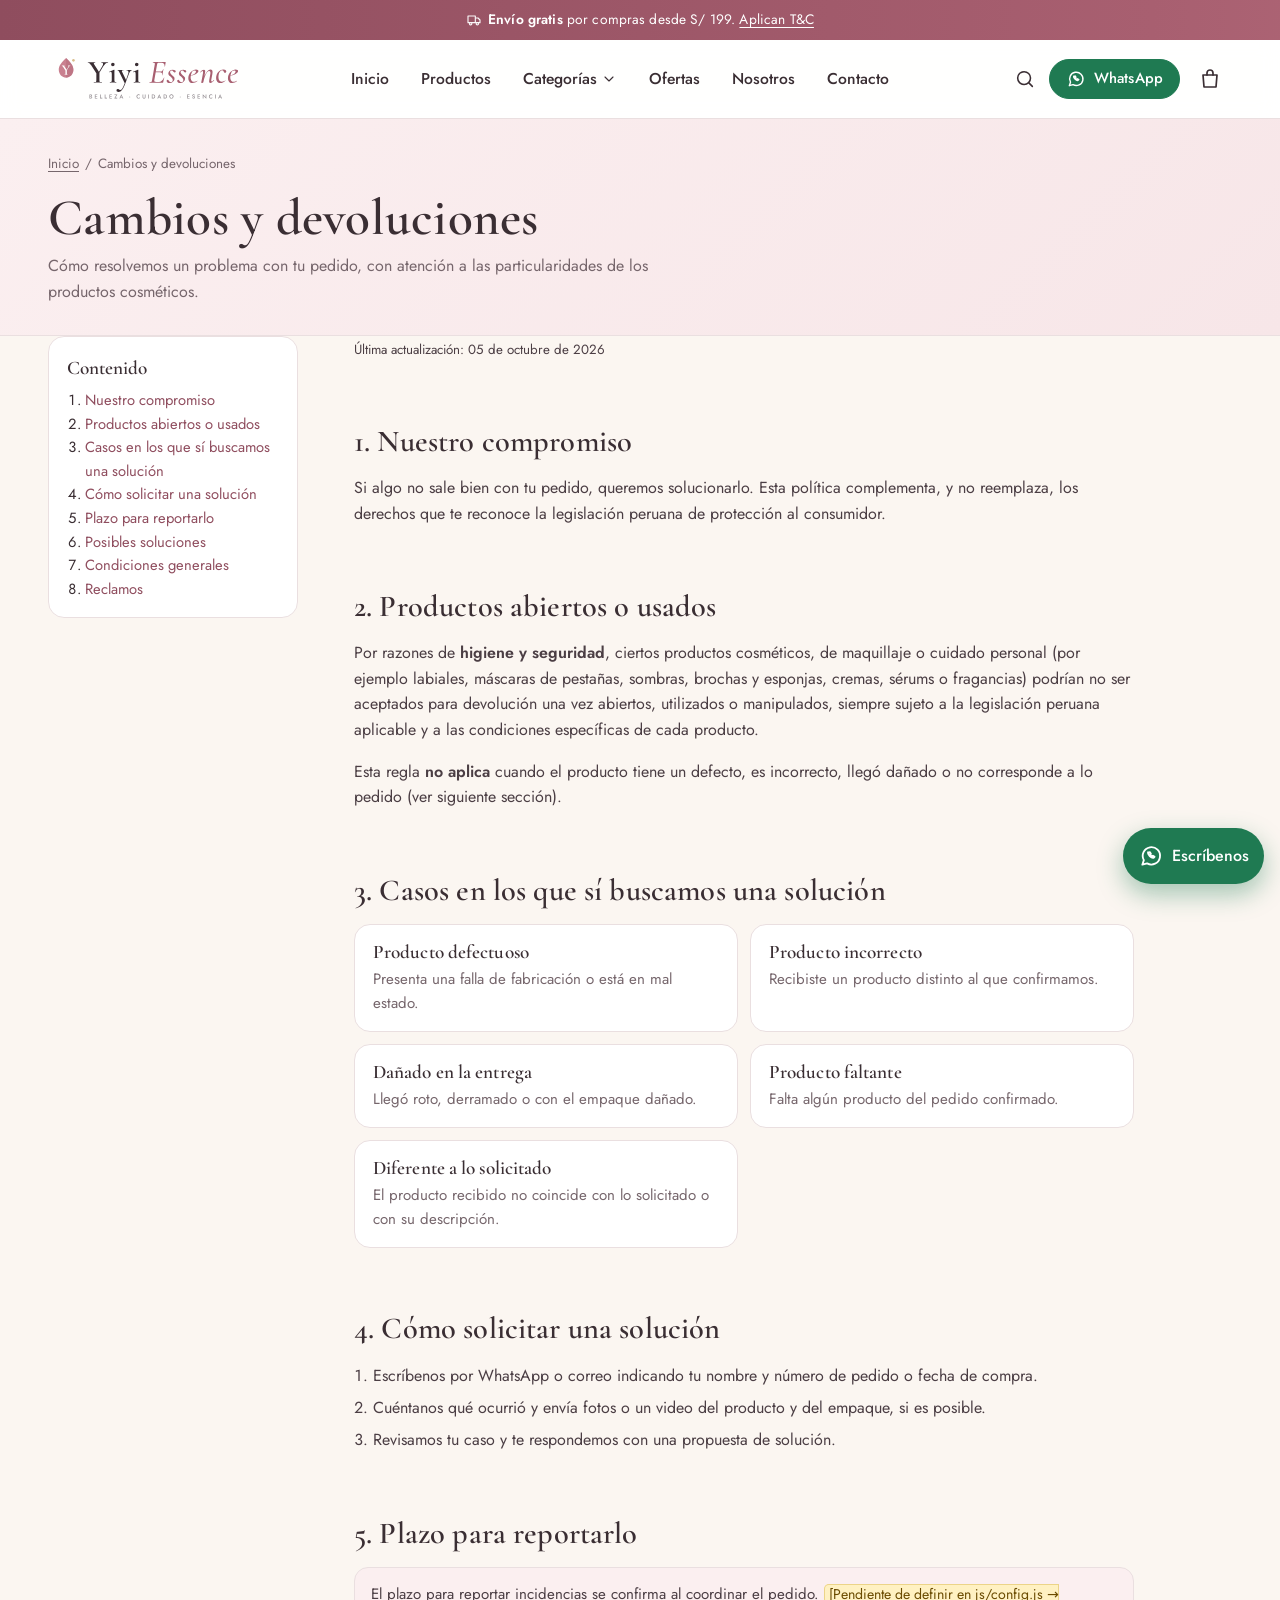
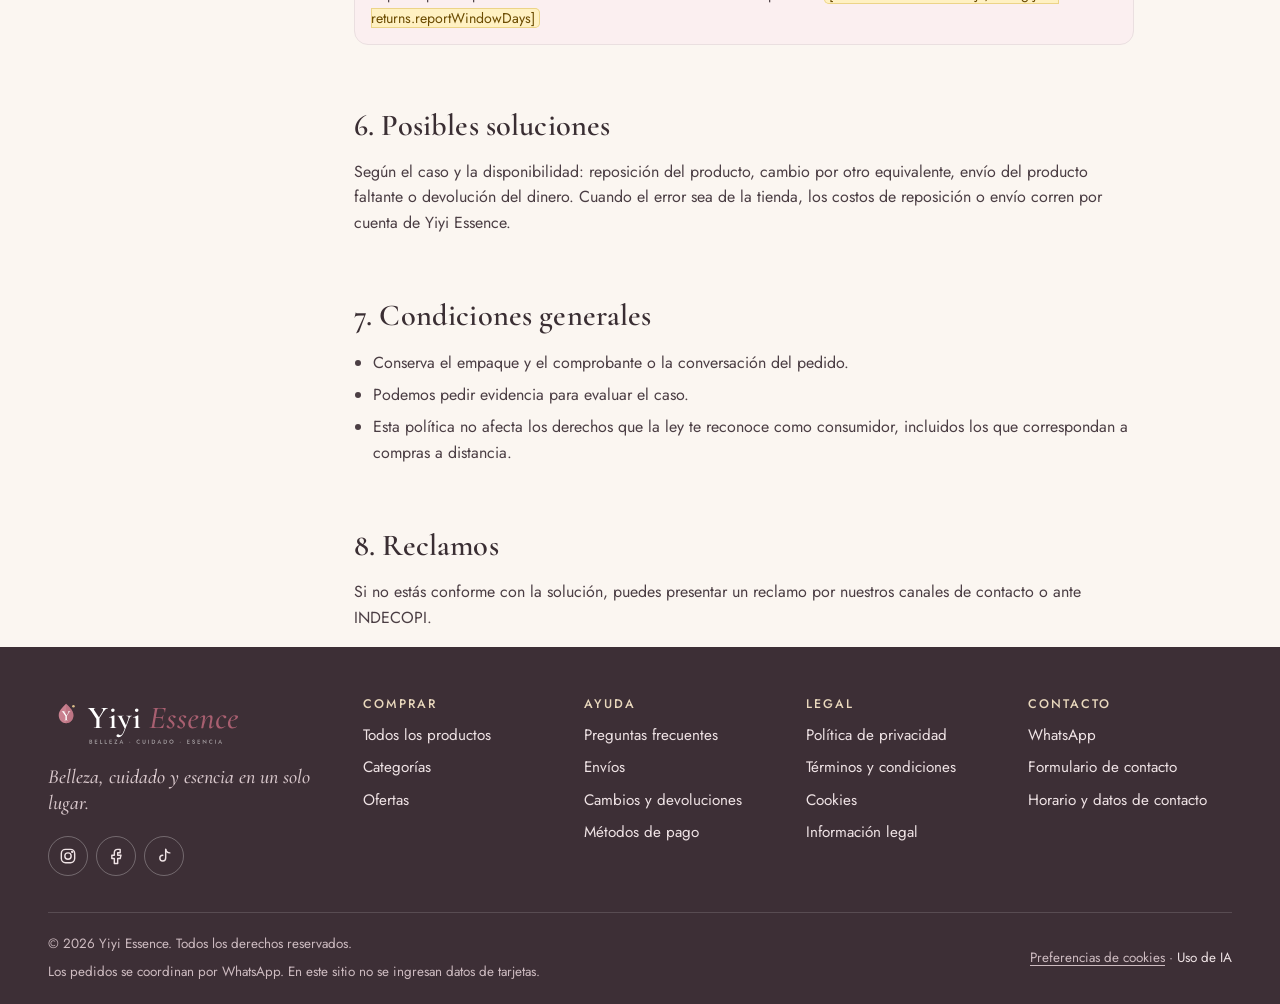
<file: pages/cambios.html>
<!doctype html>
<html lang="es" data-base="../">
<head>
  <meta charset="utf-8">
  <meta name="viewport" content="width=device-width, initial-scale=1">
  <title>Cambios y devoluciones · Yiyi Essence</title>
  <meta name="description" content="Política de cambios y devoluciones de productos cosméticos en Yiyi Essence: casos cubiertos, procedimiento y plazos.">
  <link rel="canonical" href="__SITE_URL__/pages/cambios.html">
  <meta name="theme-color" content="#f7e6e8">
  <meta name="format-detection" content="telephone=no">

  <!-- Open Graph / redes -->
  <meta property="og:type" content="website">
  <meta property="og:locale" content="es_PE">
  <meta property="og:site_name" content="Yiyi Essence">
  <meta property="og:title" content="Cambios y devoluciones · Yiyi Essence">
  <meta property="og:description" content="Política de cambios y devoluciones de productos cosméticos en Yiyi Essence: casos cubiertos, procedimiento y plazos.">
  <meta property="og:url" content="__SITE_URL__/pages/cambios.html">
  <meta property="og:image" content="__SITE_URL__/assets/images/og-image.png">
  <meta name="twitter:card" content="summary_large_image">
  <meta name="twitter:image" content="__SITE_URL__/assets/images/og-image.png">

  <link rel="icon" href="../favicon.svg" type="image/svg+xml">
  <link rel="apple-touch-icon" href="../apple-touch-icon.png">
  <link rel="preload" href="../assets/fonts/jost-latin-400-normal.woff2" as="font" type="font/woff2" crossorigin>
  <link rel="preload" href="../assets/fonts/cormorant-garamond-latin-600-normal.woff2" as="font" type="font/woff2" crossorigin>
  <link rel="stylesheet" href="../css/style.css">
  <link rel="stylesheet" href="../css/responsive.css">
</head>
<body data-page="legal">
  <div id="site-header"></div>
  <noscript><p style="margin:0;padding:14px 20px;background:#f7e6e8;text-align:center">Esta tienda necesita JavaScript para mostrar el catálogo y la bolsa de compra. Actívalo en tu navegador o escríbenos por WhatsApp.</p></noscript>
  <main id="main">
    <section class="pagehead">
      <div class="container">
        <nav class="crumbs" aria-label="Migas de pan"><a href="../index.html">Inicio</a><span aria-hidden="true">/</span><span aria-current="page">Cambios y devoluciones</span></nav>
        <h1>Cambios y devoluciones</h1>
        <p>Cómo resolvemos un problema con tu pedido, con atención a las particularidades de los productos cosméticos.</p>
      </div>
    </section>
    <div class="container legal-grid">
      <aside class="toc" aria-label="Contenido de la página"><strong>Contenido</strong><ol><li><a href="#principio">Nuestro compromiso</a></li><li><a href="#higiene">Productos abiertos o usados</a></li><li><a href="#casos">Casos en los que sí buscamos una solución</a></li><li><a href="#procedimiento">Cómo solicitar una solución</a></li><li><a href="#plazo">Plazo para reportarlo</a></li><li><a href="#solucion">Posibles soluciones</a></li><li><a href="#condiciones">Condiciones generales</a></li><li><a href="#reclamos">Reclamos</a></li></ol></aside>
      <article class="prose">
        <p class="muted"><small>Última actualización: <span data-cfg="legal.lastUpdated" data-fallback="[fecha por definir]"></span></small></p>
<!-- TEXTO BASE INFORMATIVO: debe ser revisado por un profesional legal antes de operar comercialmente. -->
        <h2 id="principio">1. Nuestro compromiso</h2>
        <p>Si algo no sale bien con tu pedido, queremos solucionarlo. Esta política complementa, y no reemplaza, los derechos que te reconoce la legislación peruana de protección al consumidor.</p>

        <h2 id="higiene">2. Productos abiertos o usados</h2>
        <p>Por razones de <strong>higiene y seguridad</strong>, ciertos productos cosméticos, de maquillaje o cuidado personal (por ejemplo labiales, máscaras de pestañas, sombras, brochas y esponjas, cremas, sérums o fragancias) podrían no ser aceptados para devolución una vez abiertos, utilizados o manipulados, siempre sujeto a la legislación peruana aplicable y a las condiciones específicas de cada producto.</p>
        <p>Esta regla <strong>no aplica</strong> cuando el producto tiene un defecto, es incorrecto, llegó dañado o no corresponde a lo pedido (ver siguiente sección).</p>

        <h2 id="casos">3. Casos en los que sí buscamos una solución</h2>
        <div class="infocards">
          <div class="infocard"><h3>Producto defectuoso</h3><p>Presenta una falla de fabricación o está en mal estado.</p></div>
          <div class="infocard"><h3>Producto incorrecto</h3><p>Recibiste un producto distinto al que confirmamos.</p></div>
          <div class="infocard"><h3>Dañado en la entrega</h3><p>Llegó roto, derramado o con el empaque dañado.</p></div>
          <div class="infocard"><h3>Producto faltante</h3><p>Falta algún producto del pedido confirmado.</p></div>
          <div class="infocard"><h3>Diferente a lo solicitado</h3><p>El producto recibido no coincide con lo solicitado o con su descripción.</p></div>
        </div>

        <h2 id="procedimiento">4. Cómo solicitar una solución</h2>
        <ol>
          <li>Escríbenos por WhatsApp o correo indicando tu nombre y número de pedido o fecha de compra.</li>
          <li>Cuéntanos qué ocurrió y envía fotos o un video del producto y del empaque, si es posible.</li>
          <li>Revisamos tu caso y te respondemos con una propuesta de solución.</li>
        </ol>

        <h2 id="plazo">5. Plazo para reportarlo</h2>
        <p data-show-if="returns.reportWindowDays">Debes avisarnos dentro de los <span data-cfg="returns.reportWindowDays"></span> días calendario siguientes a la recepción del pedido. Este plazo no limita los derechos que la ley te otorgue.</p>
        <p data-hide-if="returns.reportWindowDays" class="notice notice--soft">El plazo para reportar incidencias se confirma al coordinar el pedido. <span class="pending">[Pendiente de definir en js/config.js → returns.reportWindowDays]</span></p>

        <h2 id="solucion">6. Posibles soluciones</h2>
        <p>Según el caso y la disponibilidad: reposición del producto, cambio por otro equivalente, envío del producto faltante o devolución del dinero. Cuando el error sea de la tienda, los costos de reposición o envío corren por cuenta de Yiyi Essence.</p>

        <h2 id="condiciones">7. Condiciones generales</h2>
        <ul>
          <li>Conserva el empaque y el comprobante o la conversación del pedido.</li>
          <li>Podemos pedir evidencia para evaluar el caso.</li>
          <li>Esta política no afecta los derechos que la ley te reconoce como consumidor, incluidos los que correspondan a compras a distancia.</li>
        </ul>

        <h2 id="reclamos">8. Reclamos</h2>
        <p>Si no estás conforme con la solución, puedes presentar un reclamo <span data-show-if="legal.claimsBookUrl">en el <a href="__CLAIMS__" target="_blank" rel="noopener" data-claims-link>Libro de Reclamaciones</a>, </span>por nuestros canales de contacto o ante INDECOPI.</p>
      </article>
    </div>
  </main>
  <div id="site-footer"></div>

  <script src="../js/config.js"></script>
  <script src="../js/products.js"></script>
  <script src="../js/utils.js"></script>
  <script src="../js/whatsapp.js"></script>
  <script src="../js/cart.js"></script>
  <script src="../js/components.js"></script>
  <script src="../js/catalog.js"></script>
  <script src="../js/cookies.js"></script>
  <script src="../js/promo.js"></script>
  <script src="../js/main.js"></script>
</body>
</html>
</file>
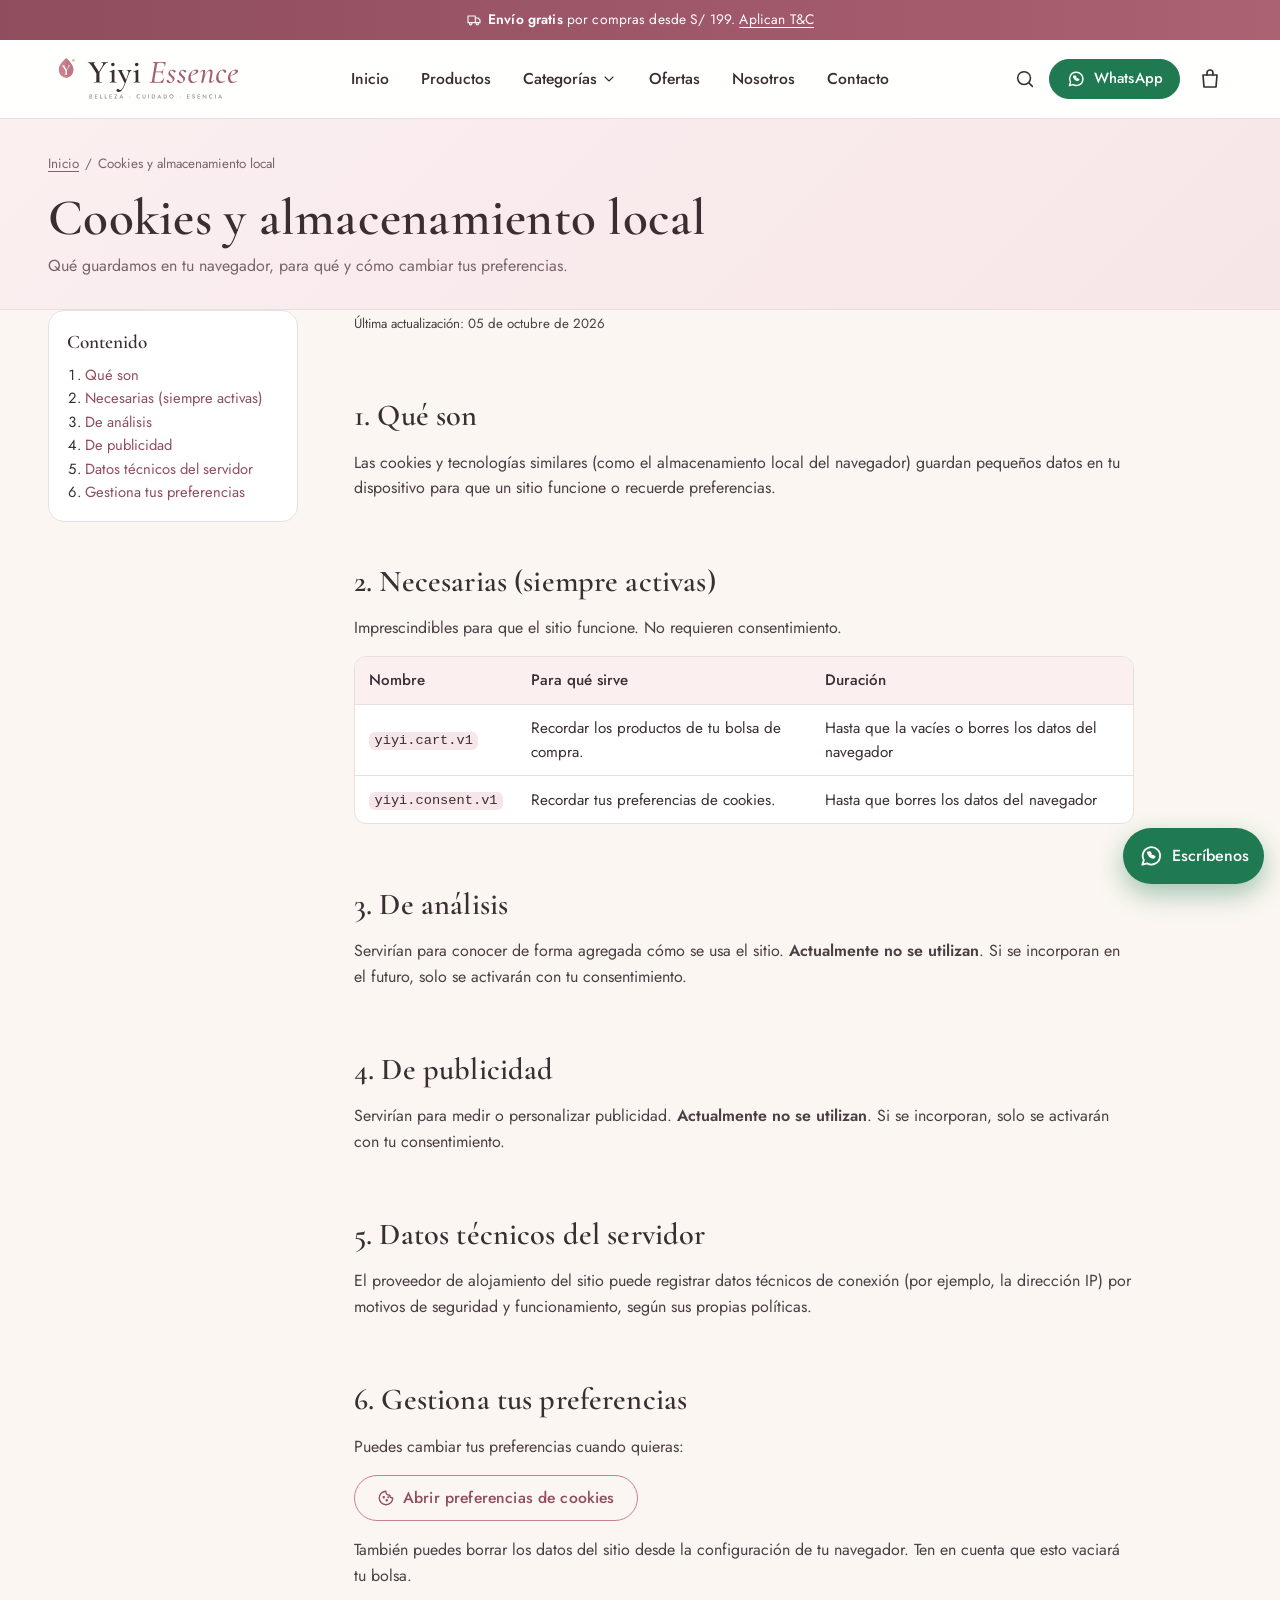
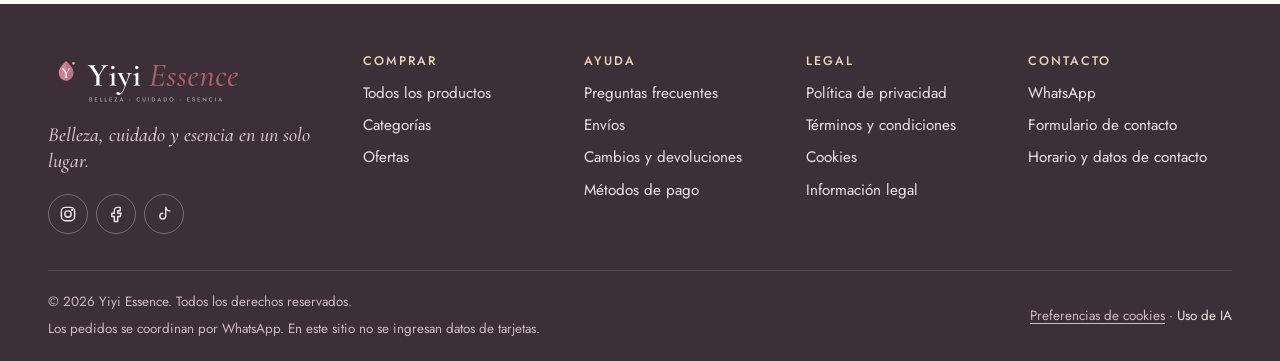
<file: pages/cookies.html>
<!doctype html>
<html lang="es" data-base="../">
<head>
  <meta charset="utf-8">
  <meta name="viewport" content="width=device-width, initial-scale=1">
  <title>Cookies · Yiyi Essence</title>
  <meta name="description" content="Información sobre el uso de cookies y almacenamiento local en Yiyi Essence, y cómo gestionar tus preferencias.">
  <link rel="canonical" href="__SITE_URL__/pages/cookies.html">
  <meta name="theme-color" content="#f7e6e8">
  <meta name="format-detection" content="telephone=no">

  <!-- Open Graph / redes -->
  <meta property="og:type" content="website">
  <meta property="og:locale" content="es_PE">
  <meta property="og:site_name" content="Yiyi Essence">
  <meta property="og:title" content="Cookies · Yiyi Essence">
  <meta property="og:description" content="Información sobre el uso de cookies y almacenamiento local en Yiyi Essence, y cómo gestionar tus preferencias.">
  <meta property="og:url" content="__SITE_URL__/pages/cookies.html">
  <meta property="og:image" content="__SITE_URL__/assets/images/og-image.png">
  <meta name="twitter:card" content="summary_large_image">
  <meta name="twitter:image" content="__SITE_URL__/assets/images/og-image.png">

  <link rel="icon" href="../favicon.svg" type="image/svg+xml">
  <link rel="apple-touch-icon" href="../apple-touch-icon.png">
  <link rel="preload" href="../assets/fonts/jost-latin-400-normal.woff2" as="font" type="font/woff2" crossorigin>
  <link rel="preload" href="../assets/fonts/cormorant-garamond-latin-600-normal.woff2" as="font" type="font/woff2" crossorigin>
  <link rel="stylesheet" href="../css/style.css">
  <link rel="stylesheet" href="../css/responsive.css">
</head>
<body data-page="legal">
  <div id="site-header"></div>
  <noscript><p style="margin:0;padding:14px 20px;background:#f7e6e8;text-align:center">Esta tienda necesita JavaScript para mostrar el catálogo y la bolsa de compra. Actívalo en tu navegador o escríbenos por WhatsApp.</p></noscript>
  <main id="main">
    <section class="pagehead">
      <div class="container">
        <nav class="crumbs" aria-label="Migas de pan"><a href="../index.html">Inicio</a><span aria-hidden="true">/</span><span aria-current="page">Cookies y almacenamiento local</span></nav>
        <h1>Cookies y almacenamiento local</h1>
        <p>Qué guardamos en tu navegador, para qué y cómo cambiar tus preferencias.</p>
      </div>
    </section>
    <div class="container legal-grid">
      <aside class="toc" aria-label="Contenido de la página"><strong>Contenido</strong><ol><li><a href="#que-son">Qué son</a></li><li><a href="#necesarias">Necesarias (siempre activas)</a></li><li><a href="#analisis">De análisis</a></li><li><a href="#publicidad">De publicidad</a></li><li><a href="#proveedor">Datos técnicos del servidor</a></li><li><a href="#gestion">Gestiona tus preferencias</a></li></ol></aside>
      <article class="prose">
        <p class="muted"><small>Última actualización: <span data-cfg="legal.lastUpdated" data-fallback="[fecha por definir]"></span></small></p>
        <h2 id="que-son">1. Qué son</h2>
        <p>Las cookies y tecnologías similares (como el almacenamiento local del navegador) guardan pequeños datos en tu dispositivo para que un sitio funcione o recuerde preferencias.</p>

        <h2 id="necesarias">2. Necesarias (siempre activas)</h2>
        <p>Imprescindibles para que el sitio funcione. No requieren consentimiento.</p>
        <div class="tablewrap"><table class="table">
          <thead><tr><th>Nombre</th><th>Para qué sirve</th><th>Duración</th></tr></thead>
          <tbody>
            <tr><td><code>yiyi.cart.v1</code></td><td>Recordar los productos de tu bolsa de compra.</td><td>Hasta que la vacíes o borres los datos del navegador</td></tr>
            <tr><td><code>yiyi.consent.v1</code></td><td>Recordar tus preferencias de cookies.</td><td>Hasta que borres los datos del navegador</td></tr>
          </tbody>
        </table></div>

        <h2 id="analisis">3. De análisis</h2>
        <p>Servirían para conocer de forma agregada cómo se usa el sitio. <strong>Actualmente no se utilizan</strong>. Si se incorporan en el futuro, solo se activarán con tu consentimiento.</p>

        <h2 id="publicidad">4. De publicidad</h2>
        <p>Servirían para medir o personalizar publicidad. <strong>Actualmente no se utilizan</strong>. Si se incorporan, solo se activarán con tu consentimiento.</p>

        <h2 id="proveedor">5. Datos técnicos del servidor</h2>
        <p>El proveedor de alojamiento del sitio puede registrar datos técnicos de conexión (por ejemplo, la dirección IP) por motivos de seguridad y funcionamiento, según sus propias políticas.</p>

        <h2 id="gestion">6. Gestiona tus preferencias</h2>
        <p>Puedes cambiar tus preferencias cuando quieras:</p>
        <p><button type="button" class="btn btn--ghost" data-open-cookies><span data-icon="cookie" data-size="18" aria-hidden="true"></span> Abrir preferencias de cookies</button></p>
        <p>También puedes borrar los datos del sitio desde la configuración de tu navegador. Ten en cuenta que esto vaciará tu bolsa.</p>
      </article>
    </div>
  </main>
  <div id="site-footer"></div>

  <script src="../js/config.js"></script>
  <script src="../js/products.js"></script>
  <script src="../js/utils.js"></script>
  <script src="../js/whatsapp.js"></script>
  <script src="../js/cart.js"></script>
  <script src="../js/components.js"></script>
  <script src="../js/catalog.js"></script>
  <script src="../js/cookies.js"></script>
  <script src="../js/promo.js"></script>
  <script src="../js/main.js"></script>
</body>
</html>
</file>
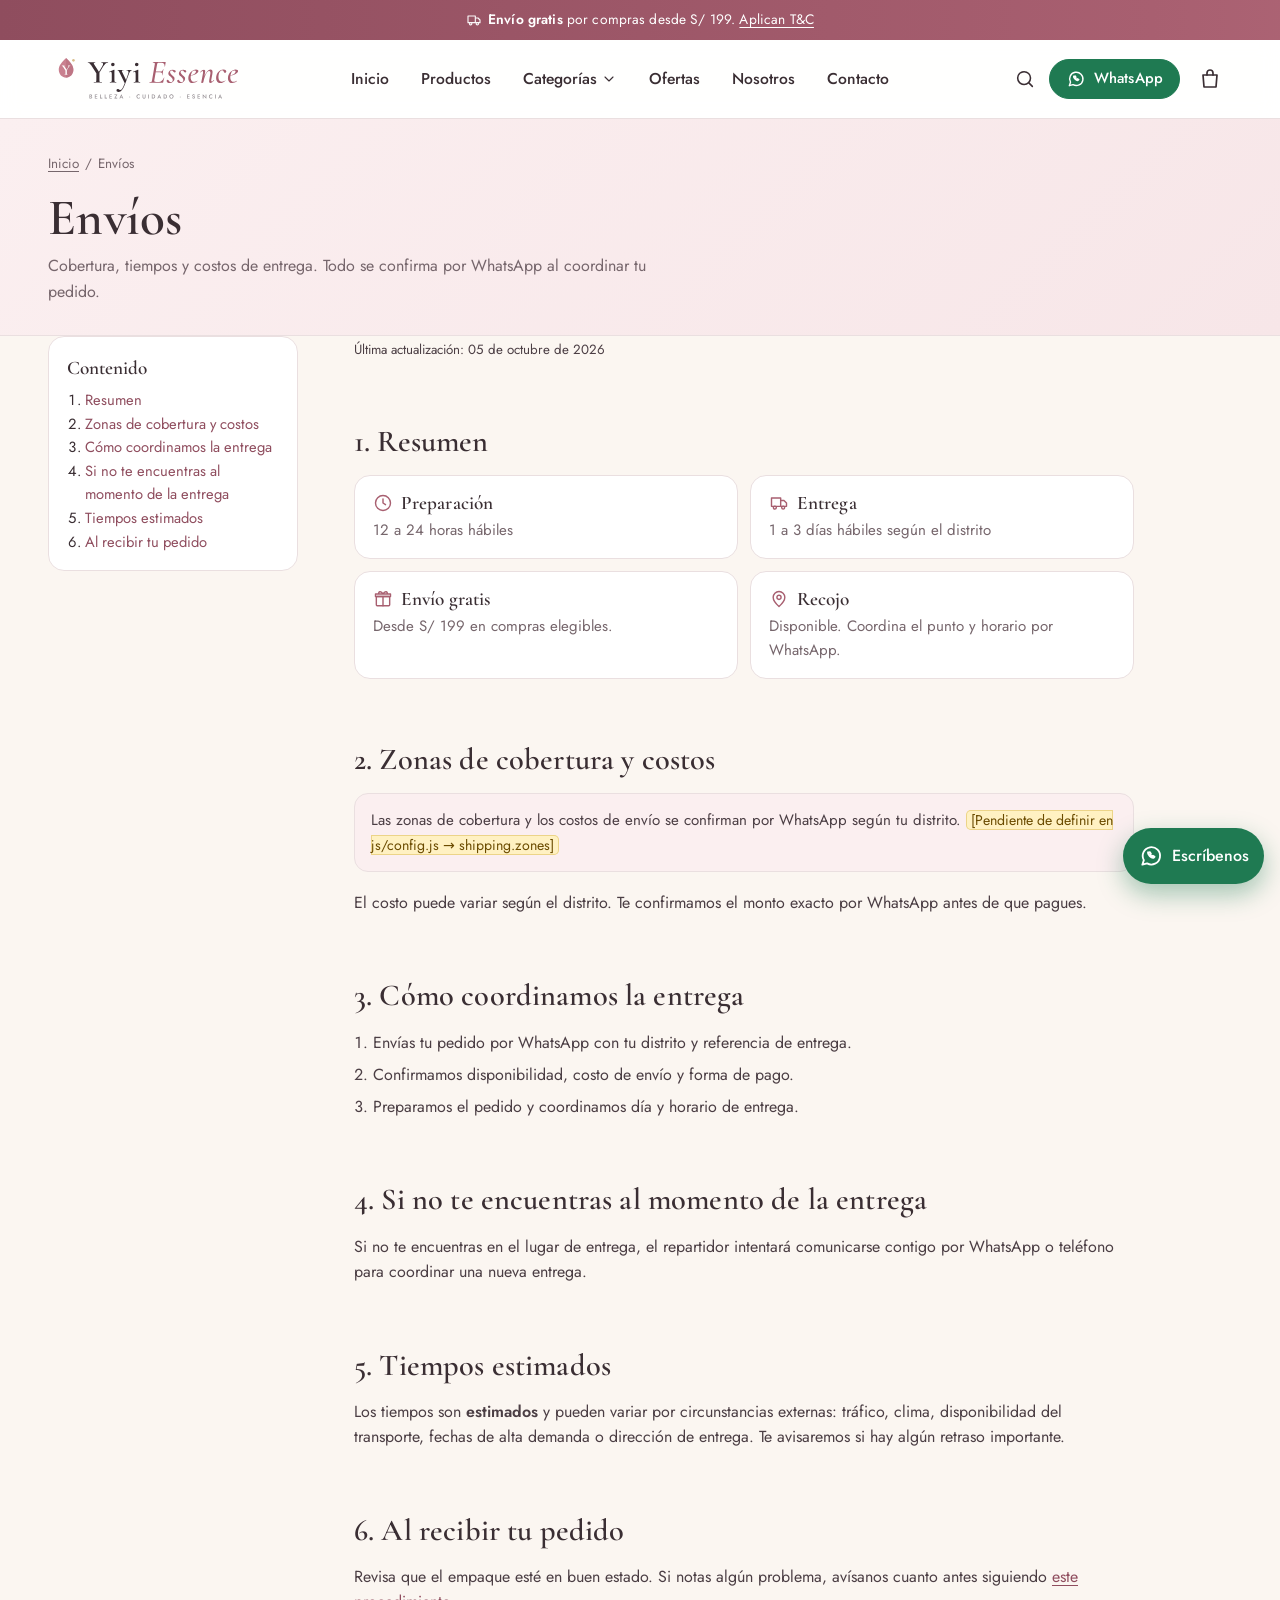
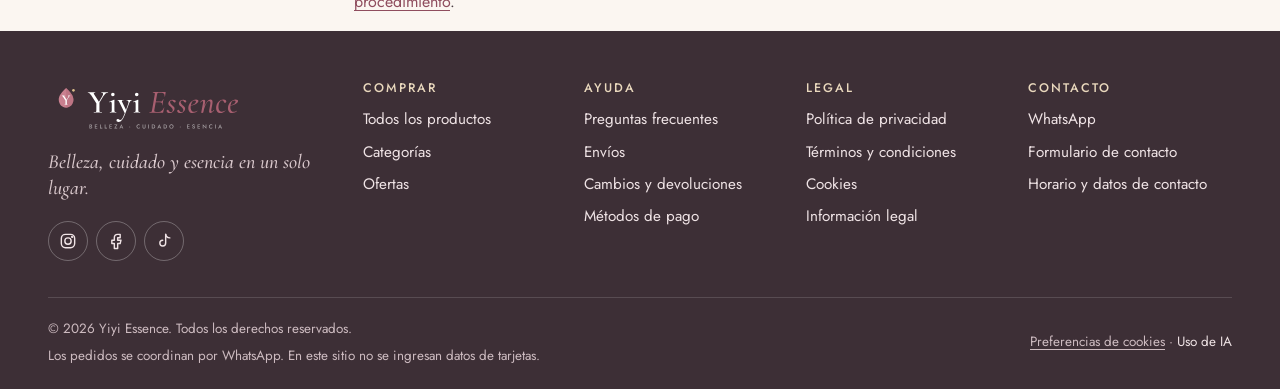
<file: pages/envios.html>
<!doctype html>
<html lang="es" data-base="../">
<head>
  <meta charset="utf-8">
  <meta name="viewport" content="width=device-width, initial-scale=1">
  <title>Envíos · Yiyi Essence</title>
  <meta name="description" content="Información de envíos de Yiyi Essence: zonas de cobertura, tiempos estimados de preparación y entrega, y costos.">
  <link rel="canonical" href="__SITE_URL__/pages/envios.html">
  <meta name="theme-color" content="#f7e6e8">
  <meta name="format-detection" content="telephone=no">

  <!-- Open Graph / redes -->
  <meta property="og:type" content="website">
  <meta property="og:locale" content="es_PE">
  <meta property="og:site_name" content="Yiyi Essence">
  <meta property="og:title" content="Envíos · Yiyi Essence">
  <meta property="og:description" content="Información de envíos de Yiyi Essence: zonas de cobertura, tiempos estimados de preparación y entrega, y costos.">
  <meta property="og:url" content="__SITE_URL__/pages/envios.html">
  <meta property="og:image" content="__SITE_URL__/assets/images/og-image.png">
  <meta name="twitter:card" content="summary_large_image">
  <meta name="twitter:image" content="__SITE_URL__/assets/images/og-image.png">

  <link rel="icon" href="../favicon.svg" type="image/svg+xml">
  <link rel="apple-touch-icon" href="../apple-touch-icon.png">
  <link rel="preload" href="../assets/fonts/jost-latin-400-normal.woff2" as="font" type="font/woff2" crossorigin>
  <link rel="preload" href="../assets/fonts/cormorant-garamond-latin-600-normal.woff2" as="font" type="font/woff2" crossorigin>
  <link rel="stylesheet" href="../css/style.css">
  <link rel="stylesheet" href="../css/responsive.css">
</head>
<body data-page="legal">
  <div id="site-header"></div>
  <noscript><p style="margin:0;padding:14px 20px;background:#f7e6e8;text-align:center">Esta tienda necesita JavaScript para mostrar el catálogo y la bolsa de compra. Actívalo en tu navegador o escríbenos por WhatsApp.</p></noscript>
  <main id="main">
    <section class="pagehead">
      <div class="container">
        <nav class="crumbs" aria-label="Migas de pan"><a href="../index.html">Inicio</a><span aria-hidden="true">/</span><span aria-current="page">Envíos</span></nav>
        <h1>Envíos</h1>
        <p>Cobertura, tiempos y costos de entrega. Todo se confirma por WhatsApp al coordinar tu pedido.</p>
      </div>
    </section>
    <div class="container legal-grid">
      <aside class="toc" aria-label="Contenido de la página"><strong>Contenido</strong><ol><li><a href="#resumen">Resumen</a></li><li><a href="#zonas">Zonas de cobertura y costos</a></li><li><a href="#proceso">Cómo coordinamos la entrega</a></li><li><a href="#ausente">Si no te encuentras al momento de la entrega</a></li><li><a href="#estimados">Tiempos estimados</a></li><li><a href="#recepcion">Al recibir tu pedido</a></li></ol></aside>
      <article class="prose">
        <p class="muted"><small>Última actualización: <span data-cfg="legal.lastUpdated" data-fallback="[fecha por definir]"></span></small></p>
        <h2 id="resumen">1. Resumen</h2>
        <div class="infocards">
          <div class="infocard"><h3><span data-icon="clock" data-size="20" aria-hidden="true"></span> Preparación</h3><p><span data-cfg="shipping.prepTime" data-fallback="Por definir"></span></p></div>
          <div class="infocard"><h3><span data-icon="truck" data-size="20" aria-hidden="true"></span> Entrega</h3><p><span data-cfg="shipping.deliveryTime" data-fallback="Por definir"></span></p></div>
          <div class="infocard" data-show-if="shipping.freeShippingFrom"><h3><span data-icon="gift" data-size="20" aria-hidden="true"></span> Envío gratis</h3><p>Desde S/ <span data-cfg="shipping.freeShippingFrom"></span> en compras elegibles.</p></div>
          <div class="infocard" data-show-if="shipping.pickup"><h3><span data-icon="pin" data-size="20" aria-hidden="true"></span> Recojo</h3><p>Disponible. Coordina el punto y horario por WhatsApp.</p></div>
        </div>

        <h2 id="zonas">2. Zonas de cobertura y costos</h2>
        <div data-zones></div>
        <p>El costo puede variar según el distrito. Te confirmamos el monto exacto por WhatsApp antes de que pagues.</p>

        <h2 id="proceso">3. Cómo coordinamos la entrega</h2>
        <ol>
          <li>Envías tu pedido por WhatsApp con tu distrito y referencia de entrega.</li>
          <li>Confirmamos disponibilidad, costo de envío y forma de pago.</li>
          <li>Preparamos el pedido y coordinamos día y horario de entrega.</li>
        </ol>

        <h2 id="ausente">4. Si no te encuentras al momento de la entrega</h2>
        <p><span data-cfg="shipping.notAvailableNote"></span></p>

        <h2 id="estimados">5. Tiempos estimados</h2>
        <p>Los tiempos son <strong>estimados</strong> y pueden variar por circunstancias externas: tráfico, clima, disponibilidad del transporte, fechas de alta demanda o dirección de entrega. Te avisaremos si hay algún retraso importante.</p>

        <h2 id="recepcion">6. Al recibir tu pedido</h2>
        <p>Revisa que el empaque esté en buen estado. Si notas algún problema, avísanos cuanto antes siguiendo <a href="cambios.html#procedimiento">este procedimiento</a>.</p>
      </article>
    </div>
  </main>
  <div id="site-footer"></div>

  <script src="../js/config.js"></script>
  <script src="../js/products.js"></script>
  <script src="../js/utils.js"></script>
  <script src="../js/whatsapp.js"></script>
  <script src="../js/cart.js"></script>
  <script src="../js/components.js"></script>
  <script src="../js/catalog.js"></script>
  <script src="../js/cookies.js"></script>
  <script src="../js/promo.js"></script>
  <script src="../js/main.js"></script>
</body>
</html>
</file>
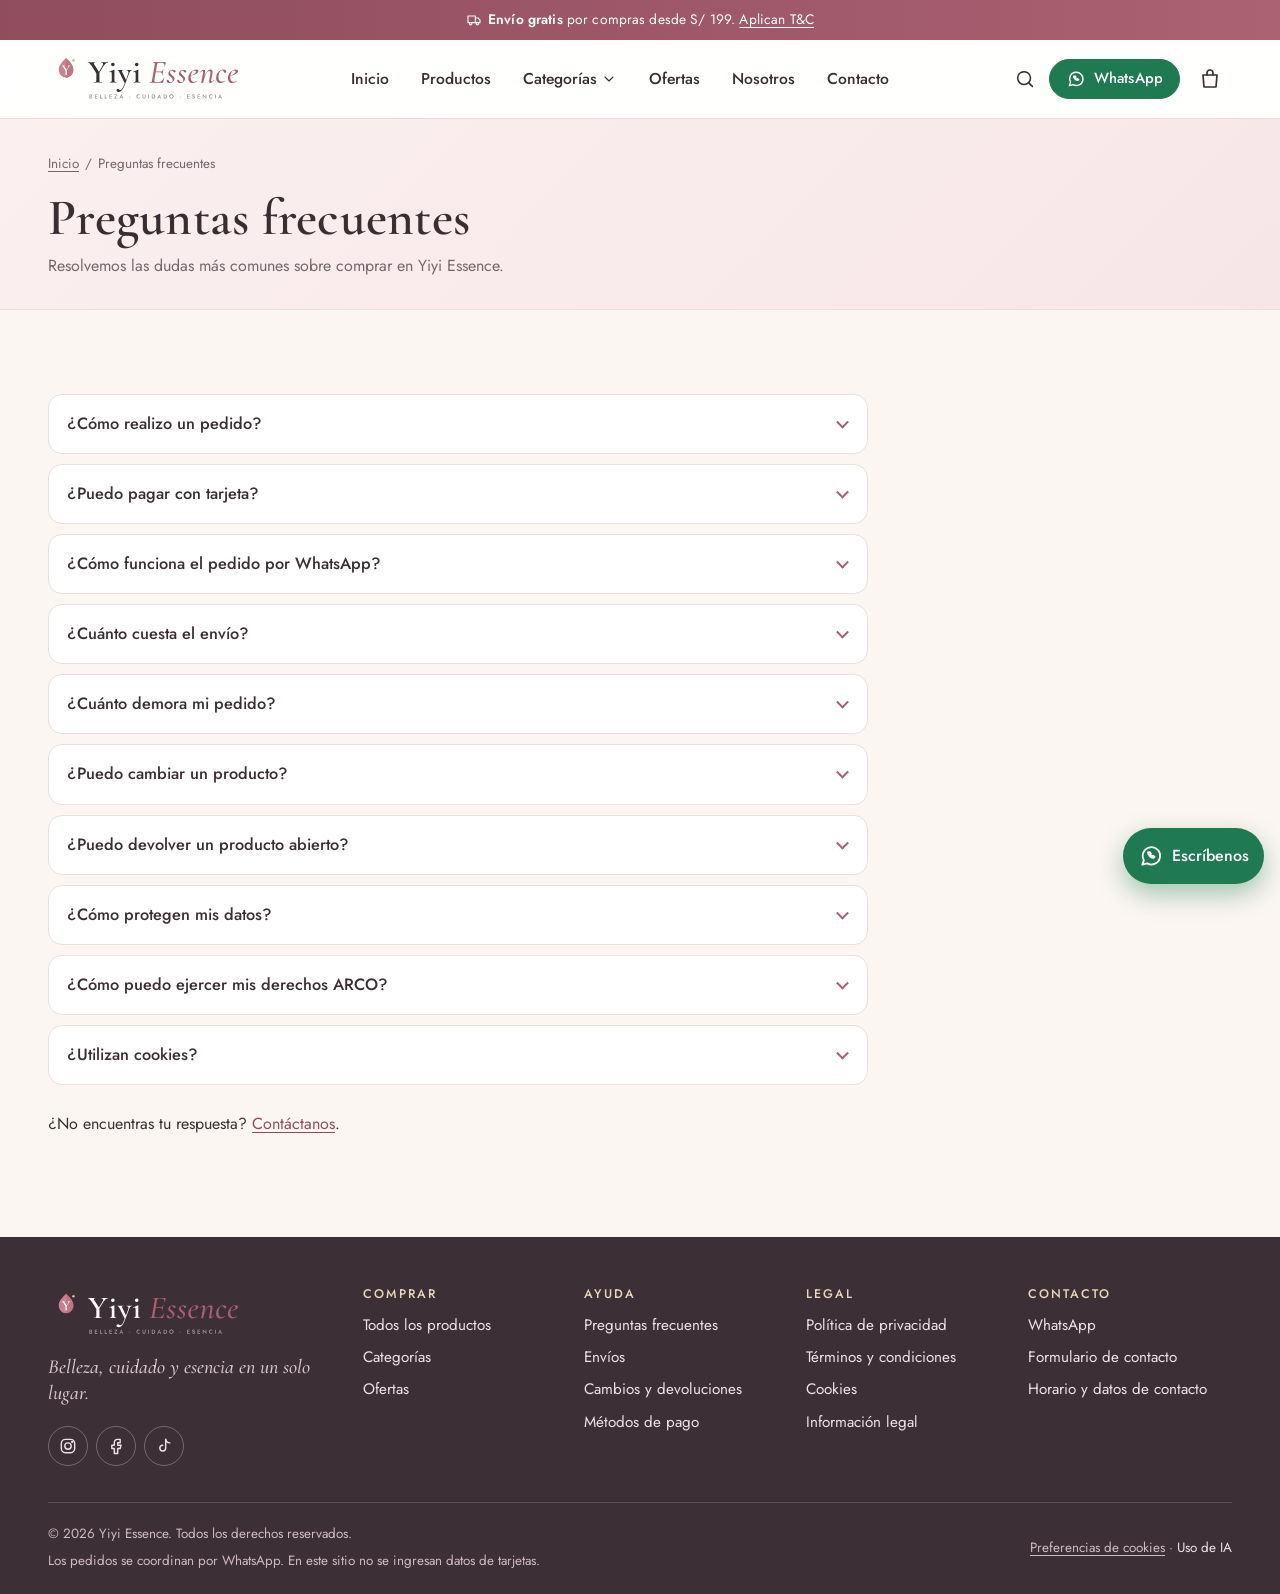
<file: pages/faq.html>
<!doctype html>
<html lang="es" data-base="../">
<head>
  <meta charset="utf-8">
  <meta name="viewport" content="width=device-width, initial-scale=1">
  <title>Preguntas frecuentes · Yiyi Essence</title>
  <meta name="description" content="Respuestas sobre pedidos por WhatsApp, pagos, envíos, cambios, devoluciones, datos personales y cookies en Yiyi Essence.">
  <link rel="canonical" href="__SITE_URL__/pages/faq.html">
  <meta name="theme-color" content="#f7e6e8">
  <meta name="format-detection" content="telephone=no">

  <!-- Open Graph / redes -->
  <meta property="og:type" content="website">
  <meta property="og:locale" content="es_PE">
  <meta property="og:site_name" content="Yiyi Essence">
  <meta property="og:title" content="Preguntas frecuentes · Yiyi Essence">
  <meta property="og:description" content="Respuestas sobre pedidos por WhatsApp, pagos, envíos, cambios, devoluciones, datos personales y cookies en Yiyi Essence.">
  <meta property="og:url" content="__SITE_URL__/pages/faq.html">
  <meta property="og:image" content="__SITE_URL__/assets/images/og-image.png">
  <meta name="twitter:card" content="summary_large_image">
  <meta name="twitter:image" content="__SITE_URL__/assets/images/og-image.png">

  <link rel="icon" href="../favicon.svg" type="image/svg+xml">
  <link rel="apple-touch-icon" href="../apple-touch-icon.png">
  <link rel="preload" href="../assets/fonts/jost-latin-400-normal.woff2" as="font" type="font/woff2" crossorigin>
  <link rel="preload" href="../assets/fonts/cormorant-garamond-latin-600-normal.woff2" as="font" type="font/woff2" crossorigin>
  <link rel="stylesheet" href="../css/style.css">
  <link rel="stylesheet" href="../css/responsive.css">
</head>
<body data-page="faq">
  <div id="site-header"></div>
  <noscript><p style="margin:0;padding:14px 20px;background:#f7e6e8;text-align:center">Esta tienda necesita JavaScript para mostrar el catálogo y la bolsa de compra. Actívalo en tu navegador o escríbenos por WhatsApp.</p></noscript>
  <main id="main">
    <section class="pagehead">
      <div class="container">
        <nav class="crumbs" aria-label="Migas de pan"><a href="../index.html">Inicio</a><span aria-hidden="true">/</span><span aria-current="page">Preguntas frecuentes</span></nav>
        <h1>Preguntas frecuentes</h1>
        <p>Resolvemos las dudas más comunes sobre comprar en Yiyi Essence.</p>
      </div>
    </section>
    <section class="section">
      <div class="container">
        <div class="faq" data-faq>
          <details><summary>¿Cómo realizo un pedido?</summary><div class="faq__a"><p>Elige tus productos, agrégalos a la bolsa, revisa el resumen y pulsa <strong>Realizar pedido por WhatsApp</strong>. Completa tus datos básicos y se abrirá WhatsApp con tu pedido listo para enviar.</p></div></details>
          <details><summary>¿Puedo pagar con tarjeta?</summary><div class="faq__a"><p>No. En este sitio no se ingresan datos de tarjeta ni se paga directamente. El pago se coordina por WhatsApp. Mira los <a href="pagos.html">métodos de pago</a>.</p></div></details>
          <details><summary>¿Cómo funciona el pedido por WhatsApp?</summary><div class="faq__a"><p>El mensaje incluye tus productos, cantidades y total. Al enviarlo, la tienda confirma disponibilidad, forma de pago y entrega. El pedido queda confirmado cuando la tienda te lo confirme.</p></div></details>
          <details><summary>¿Cuánto cuesta el envío?</summary><div class="faq__a"><p>Depende de tu distrito y se confirma por WhatsApp antes de pagar. Consulta la información en <a href="envios.html">Envíos</a>.</p></div></details>
          <details><summary>¿Cuánto demora mi pedido?</summary><div class="faq__a"><p>Los tiempos de preparación y entrega son estimados y se detallan en <a href="envios.html">Envíos</a>. Pueden variar por circunstancias externas.</p></div></details>
          <details><summary>¿Puedo cambiar un producto?</summary><div class="faq__a"><p>Sí, en los casos de producto defectuoso, incorrecto, dañado, faltante o diferente a lo solicitado. Mira el procedimiento en <a href="cambios.html">Cambios y devoluciones</a>.</p></div></details>
          <details><summary>¿Puedo devolver un producto abierto?</summary><div class="faq__a"><p>Por higiene y seguridad, algunos productos cosméticos podrían no ser aceptados una vez abiertos o usados, siempre sujeto a la ley peruana y a las condiciones de cada producto. Esto no aplica si el producto tiene un defecto o hubo un error de la tienda. Más detalles en <a href="cambios.html#higiene">Cambios y devoluciones</a>.</p></div></details>
          <details><summary>¿Cómo protegen mis datos?</summary><div class="faq__a"><p>Solo pedimos los datos necesarios para coordinar tu compra, no pedimos datos de tarjeta y no los usamos para otros fines sin tu consentimiento. Lee la <a href="privacidad.html">Política de privacidad</a>.</p></div></details>
          <details><summary>¿Cómo puedo ejercer mis derechos ARCO?</summary><div class="faq__a"><p>Escríbenos indicando qué derecho deseas ejercer (acceso, rectificación, cancelación u oposición). Conoce el procedimiento en la <a href="privacidad.html#arco">Política de privacidad</a>.</p></div></details>
          <details><summary>¿Utilizan cookies?</summary><div class="faq__a"><p>Solo usamos almacenamiento necesario para recordar tu bolsa y tus preferencias. No usamos analítica ni publicidad. Detalles en <a href="cookies.html">Cookies</a>.</p></div></details>
        </div>
        <p style="margin-top:26px">¿No encuentras tu respuesta? <a href="../contacto.html">Contáctanos</a>.</p>
      </div>
    </section>
  </main>
  <div id="site-footer"></div>

  <script src="../js/config.js"></script>
  <script src="../js/products.js"></script>
  <script src="../js/utils.js"></script>
  <script src="../js/whatsapp.js"></script>
  <script src="../js/cart.js"></script>
  <script src="../js/components.js"></script>
  <script src="../js/catalog.js"></script>
  <script src="../js/cookies.js"></script>
  <script src="../js/promo.js"></script>
  <script src="../js/main.js"></script>
</body>
</html>
</file>
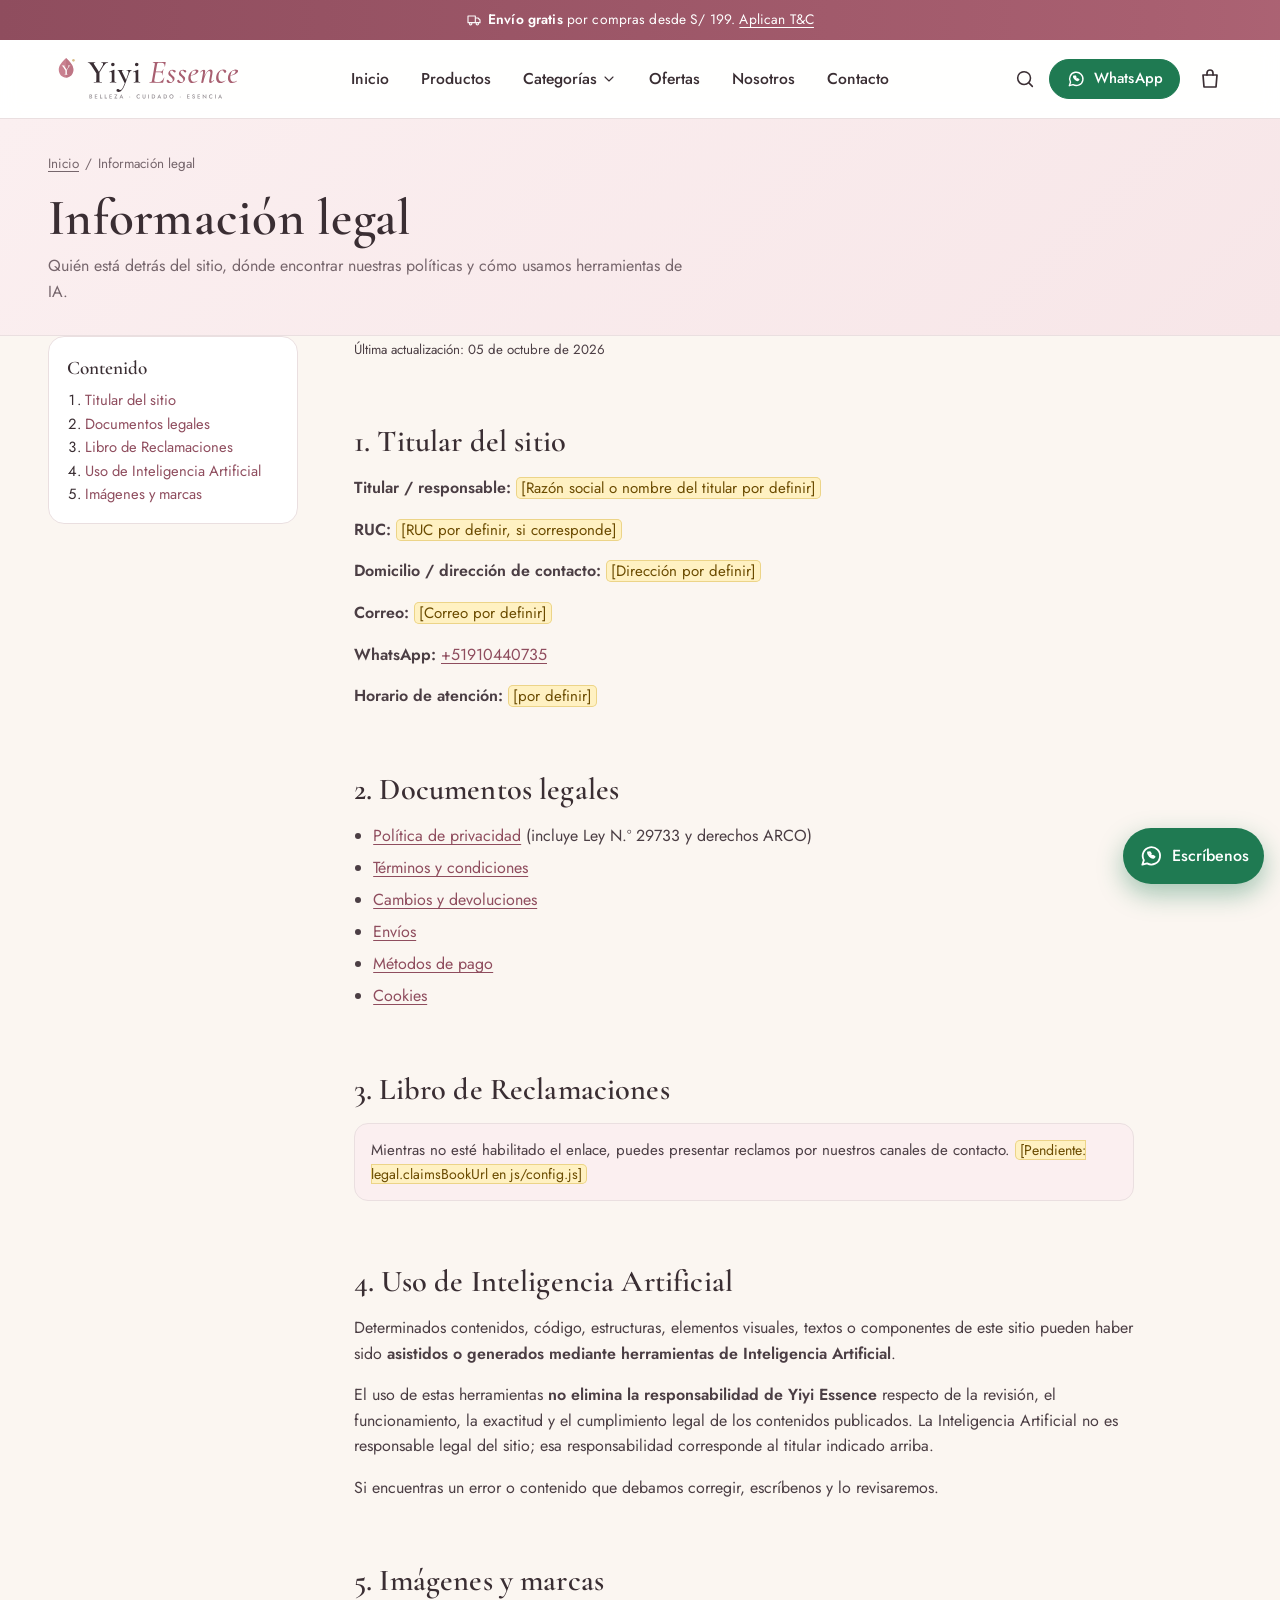
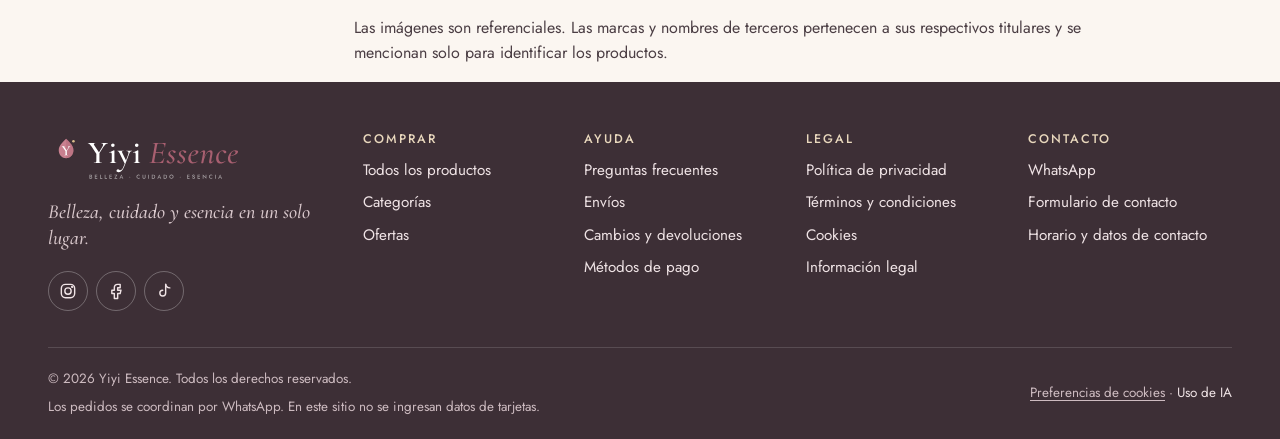
<file: pages/informacion-legal.html>
<!doctype html>
<html lang="es" data-base="../">
<head>
  <meta charset="utf-8">
  <meta name="viewport" content="width=device-width, initial-scale=1">
  <title>Información legal · Yiyi Essence</title>
  <meta name="description" content="Información legal de Yiyi Essence: titular del sitio, documentos legales y transparencia sobre el uso de Inteligencia Artificial.">
  <link rel="canonical" href="__SITE_URL__/pages/informacion-legal.html">
  <meta name="theme-color" content="#f7e6e8">
  <meta name="format-detection" content="telephone=no">

  <!-- Open Graph / redes -->
  <meta property="og:type" content="website">
  <meta property="og:locale" content="es_PE">
  <meta property="og:site_name" content="Yiyi Essence">
  <meta property="og:title" content="Información legal · Yiyi Essence">
  <meta property="og:description" content="Información legal de Yiyi Essence: titular del sitio, documentos legales y transparencia sobre el uso de Inteligencia Artificial.">
  <meta property="og:url" content="__SITE_URL__/pages/informacion-legal.html">
  <meta property="og:image" content="__SITE_URL__/assets/images/og-image.png">
  <meta name="twitter:card" content="summary_large_image">
  <meta name="twitter:image" content="__SITE_URL__/assets/images/og-image.png">

  <link rel="icon" href="../favicon.svg" type="image/svg+xml">
  <link rel="apple-touch-icon" href="../apple-touch-icon.png">
  <link rel="preload" href="../assets/fonts/jost-latin-400-normal.woff2" as="font" type="font/woff2" crossorigin>
  <link rel="preload" href="../assets/fonts/cormorant-garamond-latin-600-normal.woff2" as="font" type="font/woff2" crossorigin>
  <link rel="stylesheet" href="../css/style.css">
  <link rel="stylesheet" href="../css/responsive.css">
</head>
<body data-page="legal">
  <div id="site-header"></div>
  <noscript><p style="margin:0;padding:14px 20px;background:#f7e6e8;text-align:center">Esta tienda necesita JavaScript para mostrar el catálogo y la bolsa de compra. Actívalo en tu navegador o escríbenos por WhatsApp.</p></noscript>
  <main id="main">
    <section class="pagehead">
      <div class="container">
        <nav class="crumbs" aria-label="Migas de pan"><a href="../index.html">Inicio</a><span aria-hidden="true">/</span><span aria-current="page">Información legal</span></nav>
        <h1>Información legal</h1>
        <p>Quién está detrás del sitio, dónde encontrar nuestras políticas y cómo usamos herramientas de IA.</p>
      </div>
    </section>
    <div class="container legal-grid">
      <aside class="toc" aria-label="Contenido de la página"><strong>Contenido</strong><ol><li><a href="#titular">Titular del sitio</a></li><li><a href="#documentos">Documentos legales</a></li><li><a href="#reclamos">Libro de Reclamaciones</a></li><li><a href="#ia">Uso de Inteligencia Artificial</a></li><li><a href="#imagenes">Imágenes y marcas</a></li></ol></aside>
      <article class="prose">
        <p class="muted"><small>Última actualización: <span data-cfg="legal.lastUpdated" data-fallback="[fecha por definir]"></span></small></p>
<!-- TEXTO BASE INFORMATIVO: debe ser revisado por un profesional legal antes de operar comercialmente. -->
        <h2 id="titular">1. Titular del sitio</h2>
        <p><strong>Titular / responsable:</strong> <span data-cfg="legal.businessName" data-fallback="[Razón social o nombre del titular por definir]"></span></p>
        <p><strong>RUC:</strong> <span data-cfg="legal.ruc" data-fallback="[RUC por definir, si corresponde]"></span></p>
        <p><strong>Domicilio / dirección de contacto:</strong> <span data-cfg="legal.fiscalAddress" data-fallback="[Dirección por definir]"></span></p>
        <p><strong>Correo:</strong> <span data-cfg="contact.email" data-fallback="[Correo por definir]" data-link="mailto"></span></p>
        <p><strong>WhatsApp:</strong> <span data-cfg="contact.whatsappNumber" data-fallback="[Número por definir]" data-link="tel"></span></p>
        <p><strong>Horario de atención:</strong> <span data-cfg="contact.schedule" data-fallback="[por definir]"></span></p>

        <h2 id="documentos">2. Documentos legales</h2>
        <ul>
          <li><a href="privacidad.html">Política de privacidad</a> (incluye Ley N.º 29733 y derechos ARCO)</li>
          <li><a href="terminos.html">Términos y condiciones</a></li>
          <li><a href="cambios.html">Cambios y devoluciones</a></li>
          <li><a href="envios.html">Envíos</a></li>
          <li><a href="pagos.html">Métodos de pago</a></li>
          <li><a href="cookies.html">Cookies</a></li>
        </ul>

        <h2 id="reclamos">3. Libro de Reclamaciones</h2>
        <p data-show-if="legal.claimsBookUrl">Puedes registrar un reclamo o queja en nuestro <a href="__CLAIMS__" target="_blank" rel="noopener" data-claims-link>Libro de Reclamaciones virtual</a>.</p>
        <p data-hide-if="legal.claimsBookUrl" class="notice notice--soft">Mientras no esté habilitado el enlace, puedes presentar reclamos por nuestros canales de contacto. <span class="pending">[Pendiente: legal.claimsBookUrl en js/config.js]</span></p>

        <h2 id="ia">4. Uso de Inteligencia Artificial</h2>
        <p>Determinados contenidos, código, estructuras, elementos visuales, textos o componentes de este sitio pueden haber sido <strong>asistidos o generados mediante herramientas de Inteligencia Artificial</strong>.</p>
        <p>El uso de estas herramientas <strong>no elimina la responsabilidad de Yiyi Essence</strong> respecto de la revisión, el funcionamiento, la exactitud y el cumplimiento legal de los contenidos publicados. La Inteligencia Artificial no es responsable legal del sitio; esa responsabilidad corresponde al titular indicado arriba.</p>
        <p>Si encuentras un error o contenido que debamos corregir, escríbenos y lo revisaremos.</p>

        <h2 id="imagenes">5. Imágenes y marcas</h2>
        <p>Las imágenes son referenciales. Las marcas y nombres de terceros pertenecen a sus respectivos titulares y se mencionan solo para identificar los productos.</p>
      </article>
    </div>
  </main>
  <div id="site-footer"></div>

  <script src="../js/config.js"></script>
  <script src="../js/products.js"></script>
  <script src="../js/utils.js"></script>
  <script src="../js/whatsapp.js"></script>
  <script src="../js/cart.js"></script>
  <script src="../js/components.js"></script>
  <script src="../js/catalog.js"></script>
  <script src="../js/cookies.js"></script>
  <script src="../js/promo.js"></script>
  <script src="../js/main.js"></script>
</body>
</html>
</file>
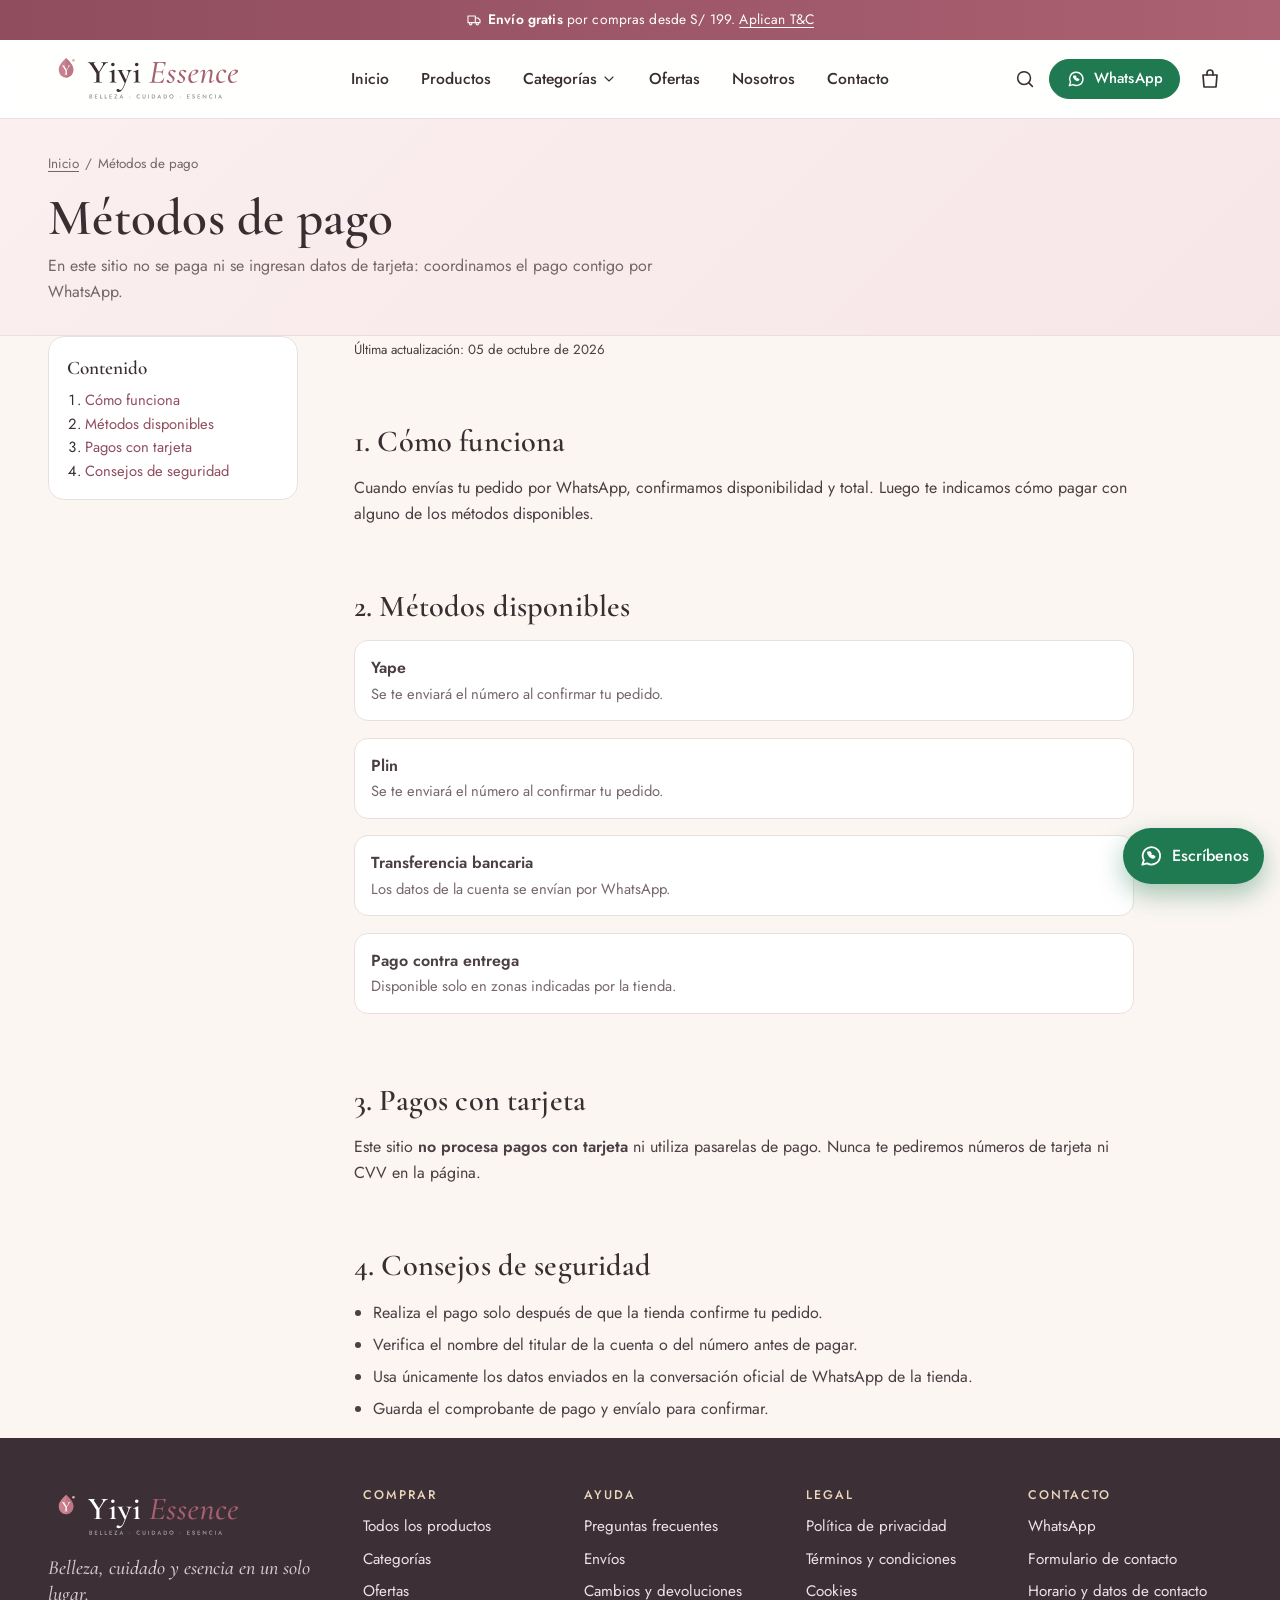
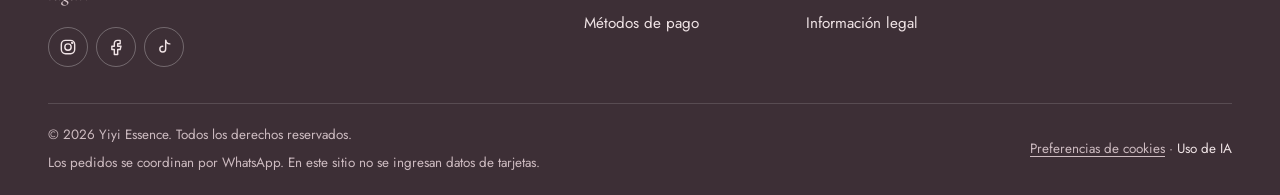
<file: pages/pagos.html>
<!doctype html>
<html lang="es" data-base="../">
<head>
  <meta charset="utf-8">
  <meta name="viewport" content="width=device-width, initial-scale=1">
  <title>Métodos de pago · Yiyi Essence</title>
  <meta name="description" content="Cómo se paga en Yiyi Essence: el pedido se coordina por WhatsApp y no se piden datos de tarjeta en el sitio.">
  <link rel="canonical" href="__SITE_URL__/pages/pagos.html">
  <meta name="theme-color" content="#f7e6e8">
  <meta name="format-detection" content="telephone=no">

  <!-- Open Graph / redes -->
  <meta property="og:type" content="website">
  <meta property="og:locale" content="es_PE">
  <meta property="og:site_name" content="Yiyi Essence">
  <meta property="og:title" content="Métodos de pago · Yiyi Essence">
  <meta property="og:description" content="Cómo se paga en Yiyi Essence: el pedido se coordina por WhatsApp y no se piden datos de tarjeta en el sitio.">
  <meta property="og:url" content="__SITE_URL__/pages/pagos.html">
  <meta property="og:image" content="__SITE_URL__/assets/images/og-image.png">
  <meta name="twitter:card" content="summary_large_image">
  <meta name="twitter:image" content="__SITE_URL__/assets/images/og-image.png">

  <link rel="icon" href="../favicon.svg" type="image/svg+xml">
  <link rel="apple-touch-icon" href="../apple-touch-icon.png">
  <link rel="preload" href="../assets/fonts/jost-latin-400-normal.woff2" as="font" type="font/woff2" crossorigin>
  <link rel="preload" href="../assets/fonts/cormorant-garamond-latin-600-normal.woff2" as="font" type="font/woff2" crossorigin>
  <link rel="stylesheet" href="../css/style.css">
  <link rel="stylesheet" href="../css/responsive.css">
</head>
<body data-page="legal">
  <div id="site-header"></div>
  <noscript><p style="margin:0;padding:14px 20px;background:#f7e6e8;text-align:center">Esta tienda necesita JavaScript para mostrar el catálogo y la bolsa de compra. Actívalo en tu navegador o escríbenos por WhatsApp.</p></noscript>
  <main id="main">
    <section class="pagehead">
      <div class="container">
        <nav class="crumbs" aria-label="Migas de pan"><a href="../index.html">Inicio</a><span aria-hidden="true">/</span><span aria-current="page">Métodos de pago</span></nav>
        <h1>Métodos de pago</h1>
        <p>En este sitio no se paga ni se ingresan datos de tarjeta: coordinamos el pago contigo por WhatsApp.</p>
      </div>
    </section>
    <div class="container legal-grid">
      <aside class="toc" aria-label="Contenido de la página"><strong>Contenido</strong><ol><li><a href="#como">Cómo funciona</a></li><li><a href="#metodos">Métodos disponibles</a></li><li><a href="#no-tarjeta">Pagos con tarjeta</a></li><li><a href="#seguridad">Consejos de seguridad</a></li></ol></aside>
      <article class="prose">
        <p class="muted"><small>Última actualización: <span data-cfg="legal.lastUpdated" data-fallback="[fecha por definir]"></span></small></p>
        <h2 id="como">1. Cómo funciona</h2>
        <p>Cuando envías tu pedido por WhatsApp, confirmamos disponibilidad y total. Luego te indicamos cómo pagar con alguno de los métodos disponibles.</p>

        <h2 id="metodos">2. Métodos disponibles</h2>
        <div data-payments></div>

        <h2 id="no-tarjeta">3. Pagos con tarjeta</h2>
        <p>Este sitio <strong>no procesa pagos con tarjeta</strong> ni utiliza pasarelas de pago. Nunca te pediremos números de tarjeta ni CVV en la página.</p>

        <h2 id="seguridad">4. Consejos de seguridad</h2>
        <ul>
          <li>Realiza el pago solo después de que la tienda confirme tu pedido.</li>
          <li>Verifica el nombre del titular de la cuenta o del número antes de pagar.</li>
          <li>Usa únicamente los datos enviados en la conversación oficial de WhatsApp de la tienda.</li>
          <li>Guarda el comprobante de pago y envíalo para confirmar.</li>
        </ul>
      </article>
    </div>
  </main>
  <div id="site-footer"></div>

  <script src="../js/config.js"></script>
  <script src="../js/products.js"></script>
  <script src="../js/utils.js"></script>
  <script src="../js/whatsapp.js"></script>
  <script src="../js/cart.js"></script>
  <script src="../js/components.js"></script>
  <script src="../js/catalog.js"></script>
  <script src="../js/cookies.js"></script>
  <script src="../js/promo.js"></script>
  <script src="../js/main.js"></script>
</body>
</html>
</file>
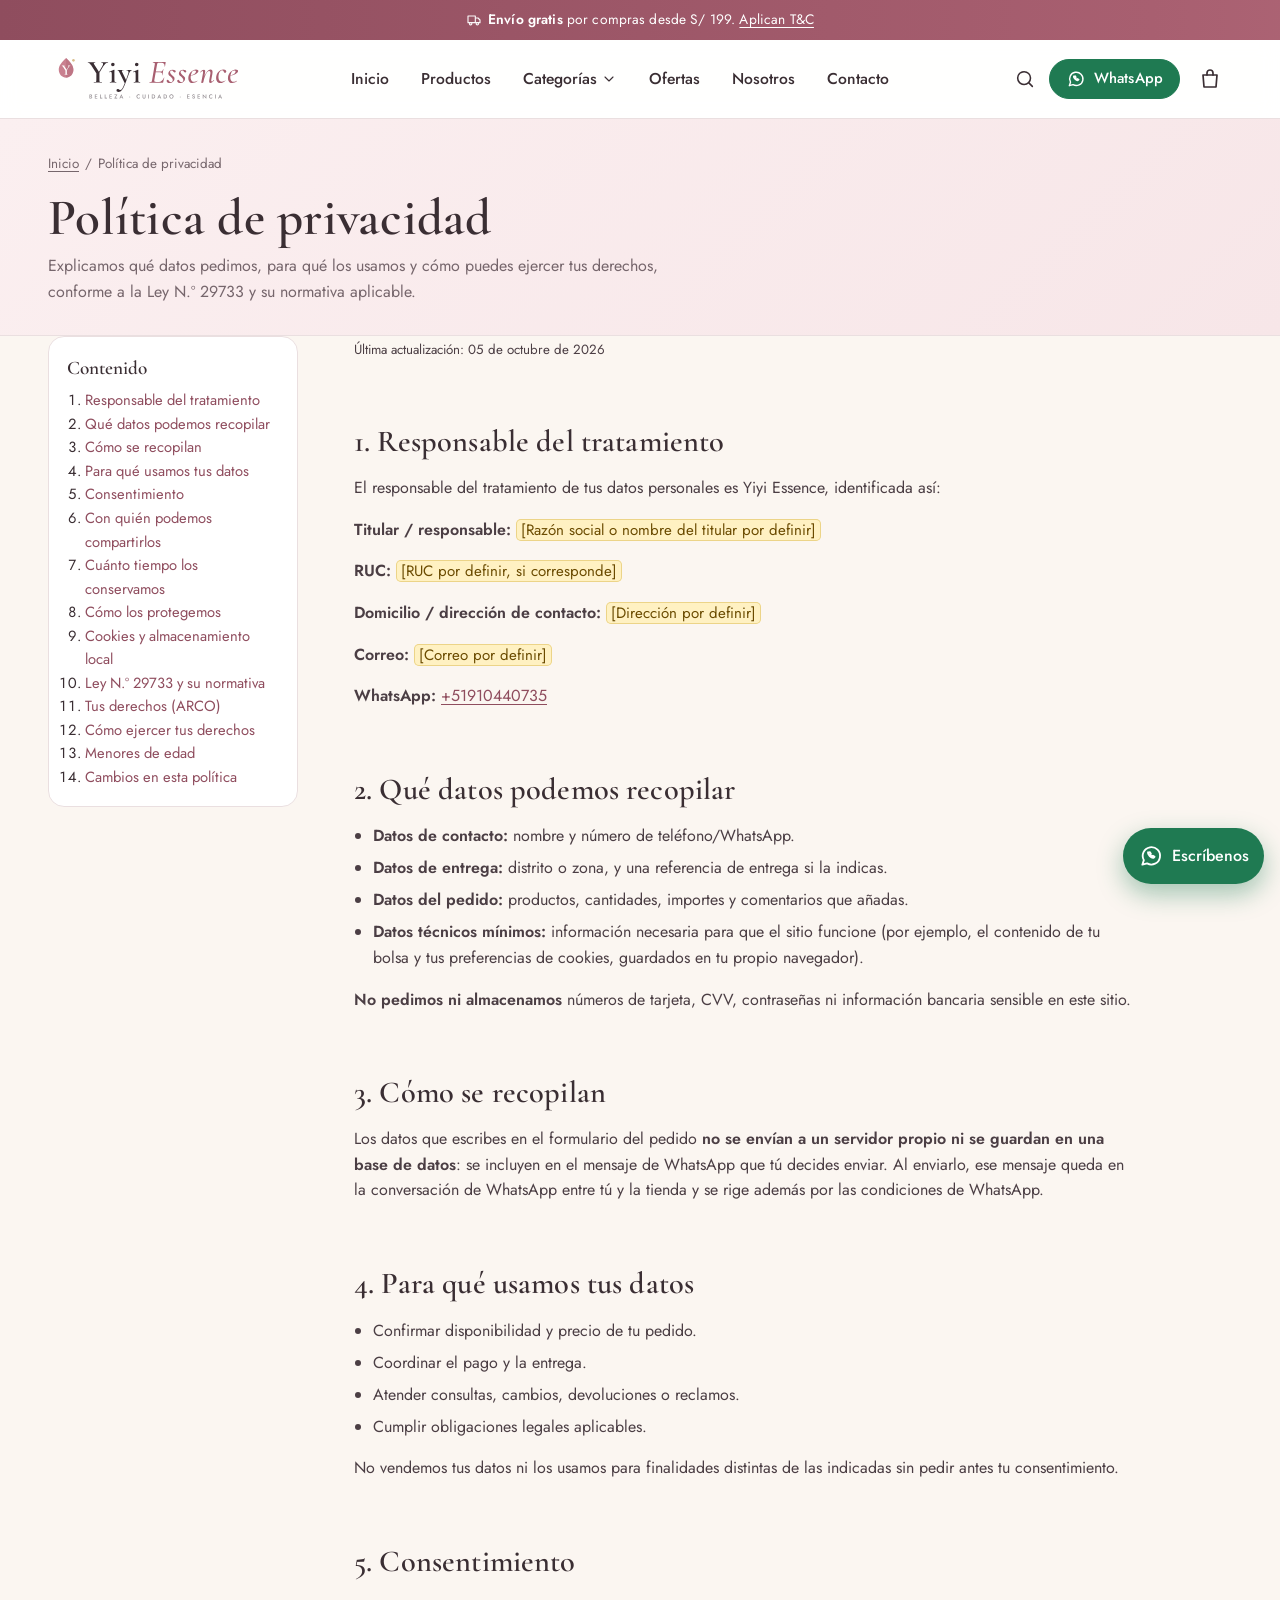
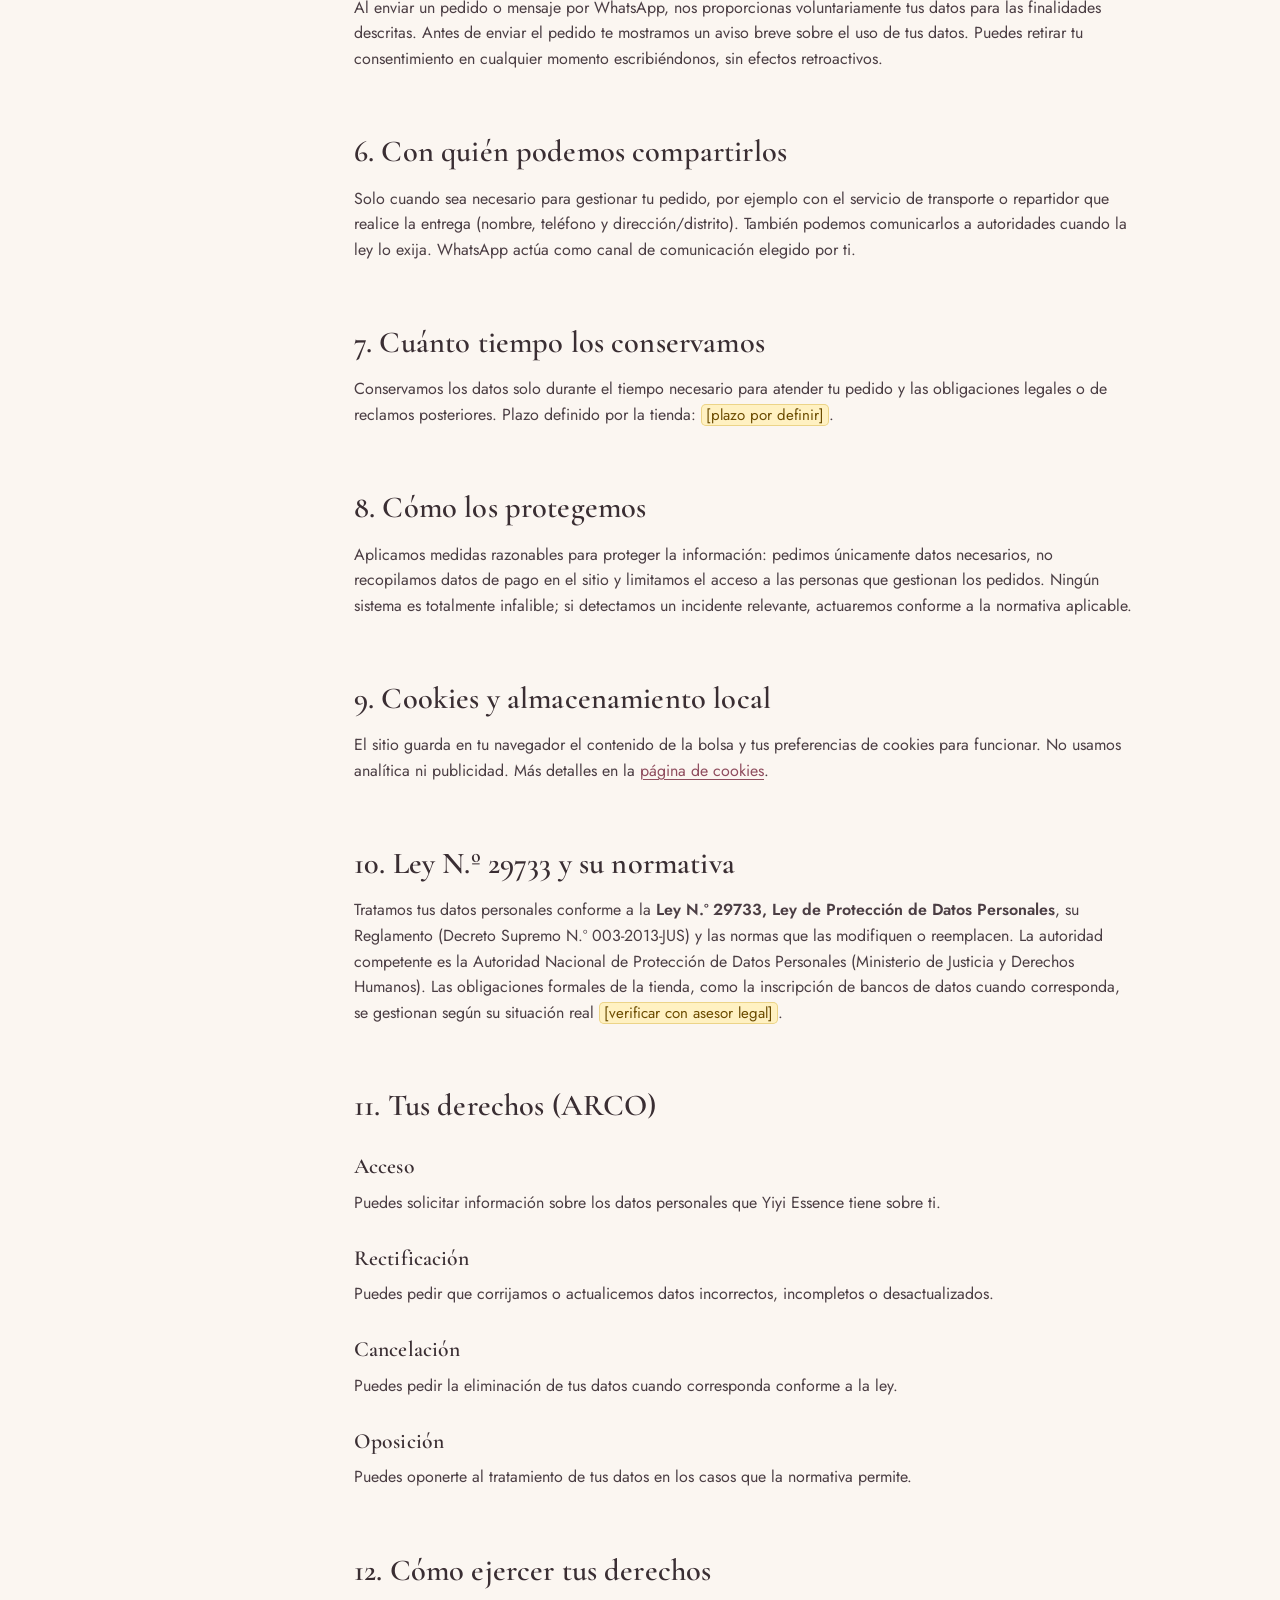
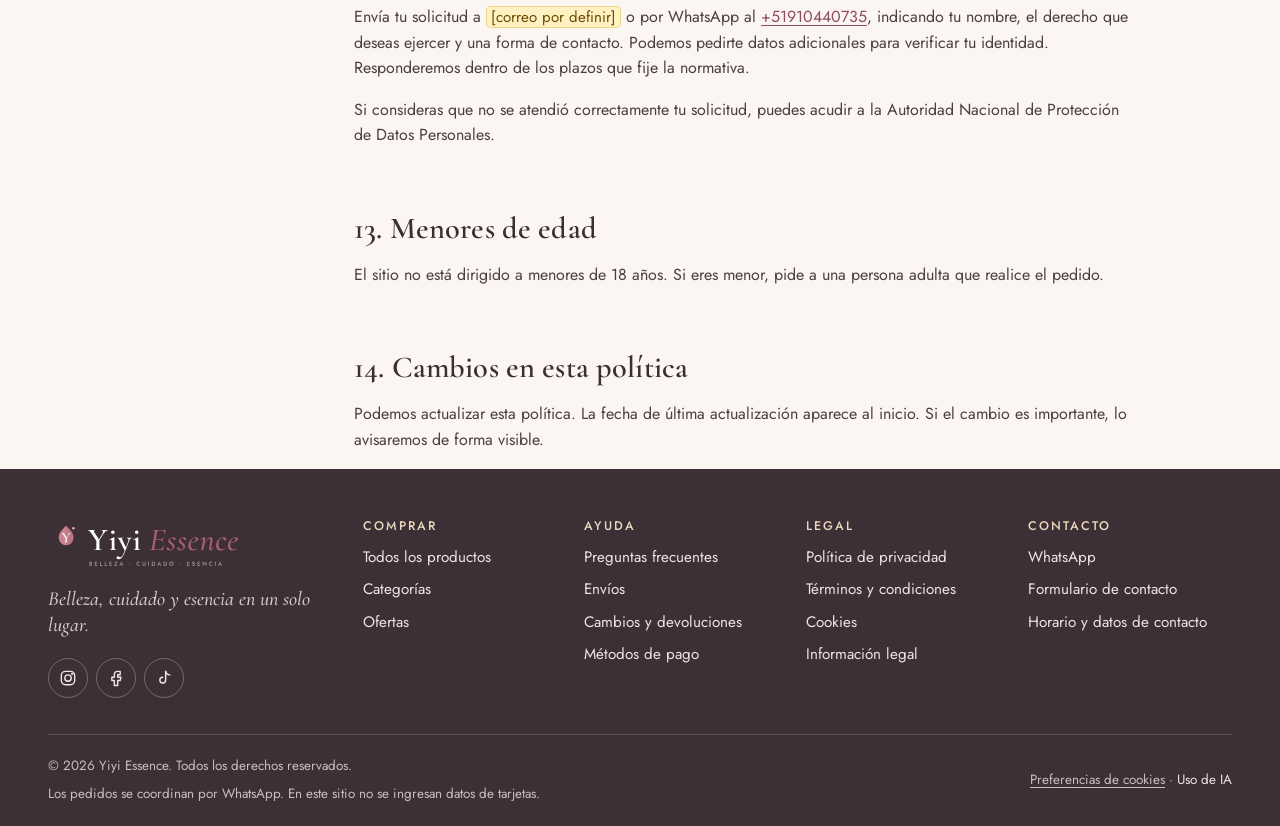
<file: pages/privacidad.html>
<!doctype html>
<html lang="es" data-base="../">
<head>
  <meta charset="utf-8">
  <meta name="viewport" content="width=device-width, initial-scale=1">
  <title>Política de privacidad · Yiyi Essence</title>
  <meta name="description" content="Cómo Yiyi Essence trata tus datos personales conforme a la Ley N.º 29733 del Perú, y cómo ejercer tus derechos ARCO.">
  <link rel="canonical" href="__SITE_URL__/pages/privacidad.html">
  <meta name="theme-color" content="#f7e6e8">
  <meta name="format-detection" content="telephone=no">

  <!-- Open Graph / redes -->
  <meta property="og:type" content="website">
  <meta property="og:locale" content="es_PE">
  <meta property="og:site_name" content="Yiyi Essence">
  <meta property="og:title" content="Política de privacidad · Yiyi Essence">
  <meta property="og:description" content="Cómo Yiyi Essence trata tus datos personales conforme a la Ley N.º 29733 del Perú, y cómo ejercer tus derechos ARCO.">
  <meta property="og:url" content="__SITE_URL__/pages/privacidad.html">
  <meta property="og:image" content="__SITE_URL__/assets/images/og-image.png">
  <meta name="twitter:card" content="summary_large_image">
  <meta name="twitter:image" content="__SITE_URL__/assets/images/og-image.png">

  <link rel="icon" href="../favicon.svg" type="image/svg+xml">
  <link rel="apple-touch-icon" href="../apple-touch-icon.png">
  <link rel="preload" href="../assets/fonts/jost-latin-400-normal.woff2" as="font" type="font/woff2" crossorigin>
  <link rel="preload" href="../assets/fonts/cormorant-garamond-latin-600-normal.woff2" as="font" type="font/woff2" crossorigin>
  <link rel="stylesheet" href="../css/style.css">
  <link rel="stylesheet" href="../css/responsive.css">
</head>
<body data-page="legal">
  <div id="site-header"></div>
  <noscript><p style="margin:0;padding:14px 20px;background:#f7e6e8;text-align:center">Esta tienda necesita JavaScript para mostrar el catálogo y la bolsa de compra. Actívalo en tu navegador o escríbenos por WhatsApp.</p></noscript>
  <main id="main">
    <section class="pagehead">
      <div class="container">
        <nav class="crumbs" aria-label="Migas de pan"><a href="../index.html">Inicio</a><span aria-hidden="true">/</span><span aria-current="page">Política de privacidad</span></nav>
        <h1>Política de privacidad</h1>
        <p>Explicamos qué datos pedimos, para qué los usamos y cómo puedes ejercer tus derechos, conforme a la Ley N.º 29733 y su normativa aplicable.</p>
      </div>
    </section>
    <div class="container legal-grid">
      <aside class="toc" aria-label="Contenido de la página"><strong>Contenido</strong><ol><li><a href="#responsable">Responsable del tratamiento</a></li><li><a href="#datos">Qué datos podemos recopilar</a></li><li><a href="#como">Cómo se recopilan</a></li><li><a href="#finalidades">Para qué usamos tus datos</a></li><li><a href="#consentimiento">Consentimiento</a></li><li><a href="#compartir">Con quién podemos compartirlos</a></li><li><a href="#conservacion">Cuánto tiempo los conservamos</a></li><li><a href="#seguridad">Cómo los protegemos</a></li><li><a href="#cookies">Cookies y almacenamiento local</a></li><li><a href="#ley-29733">Ley N.º 29733 y su normativa</a></li><li><a href="#arco">Tus derechos (ARCO)</a></li><li><a href="#ejercer">Cómo ejercer tus derechos</a></li><li><a href="#menores">Menores de edad</a></li><li><a href="#cambios">Cambios en esta política</a></li></ol></aside>
      <article class="prose">
        <p class="muted"><small>Última actualización: <span data-cfg="legal.lastUpdated" data-fallback="[fecha por definir]"></span></small></p>
<!-- TEXTO BASE INFORMATIVO: debe ser revisado por un profesional legal antes de operar comercialmente. -->
        <h2 id="responsable">1. Responsable del tratamiento</h2>
        <p>El responsable del tratamiento de tus datos personales es Yiyi Essence, identificada así:</p>
        <p><strong>Titular / responsable:</strong> <span data-cfg="legal.businessName" data-fallback="[Razón social o nombre del titular por definir]"></span></p>
        <p><strong>RUC:</strong> <span data-cfg="legal.ruc" data-fallback="[RUC por definir, si corresponde]"></span></p>
        <p><strong>Domicilio / dirección de contacto:</strong> <span data-cfg="legal.fiscalAddress" data-fallback="[Dirección por definir]"></span></p>
        <p><strong>Correo:</strong> <span data-cfg="contact.email" data-fallback="[Correo por definir]" data-link="mailto"></span></p>
        <p><strong>WhatsApp:</strong> <span data-cfg="contact.whatsappNumber" data-fallback="[Número por definir]" data-link="tel"></span></p>

        <h2 id="datos">2. Qué datos podemos recopilar</h2>
        <ul>
          <li><strong>Datos de contacto:</strong> nombre y número de teléfono/WhatsApp.</li>
          <li><strong>Datos de entrega:</strong> distrito o zona, y una referencia de entrega si la indicas.</li>
          <li><strong>Datos del pedido:</strong> productos, cantidades, importes y comentarios que añadas.</li>
          <li><strong>Datos técnicos mínimos:</strong> información necesaria para que el sitio funcione (por ejemplo, el contenido de tu bolsa y tus preferencias de cookies, guardados en tu propio navegador).</li>
        </ul>
        <p><strong>No pedimos ni almacenamos</strong> números de tarjeta, CVV, contraseñas ni información bancaria sensible en este sitio.</p>

        <h2 id="como">3. Cómo se recopilan</h2>
        <p>Los datos que escribes en el formulario del pedido <strong>no se envían a un servidor propio ni se guardan en una base de datos</strong>: se incluyen en el mensaje de WhatsApp que tú decides enviar. Al enviarlo, ese mensaje queda en la conversación de WhatsApp entre tú y la tienda y se rige además por las condiciones de WhatsApp.</p>

        <h2 id="finalidades">4. Para qué usamos tus datos</h2>
        <ul>
          <li>Confirmar disponibilidad y precio de tu pedido.</li>
          <li>Coordinar el pago y la entrega.</li>
          <li>Atender consultas, cambios, devoluciones o reclamos.</li>
          <li>Cumplir obligaciones legales aplicables.</li>
        </ul>
        <p>No vendemos tus datos ni los usamos para finalidades distintas de las indicadas sin pedir antes tu consentimiento.</p>

        <h2 id="consentimiento">5. Consentimiento</h2>
        <p>Al enviar un pedido o mensaje por WhatsApp, nos proporcionas voluntariamente tus datos para las finalidades descritas. Antes de enviar el pedido te mostramos un aviso breve sobre el uso de tus datos. Puedes retirar tu consentimiento en cualquier momento escribiéndonos, sin efectos retroactivos.</p>

        <h2 id="compartir">6. Con quién podemos compartirlos</h2>
        <p>Solo cuando sea necesario para gestionar tu pedido, por ejemplo con el servicio de transporte o repartidor que realice la entrega (nombre, teléfono y dirección/distrito). También podemos comunicarlos a autoridades cuando la ley lo exija. WhatsApp actúa como canal de comunicación elegido por ti.</p>

        <h2 id="conservacion">7. Cuánto tiempo los conservamos</h2>
        <p>Conservamos los datos solo durante el tiempo necesario para atender tu pedido y las obligaciones legales o de reclamos posteriores. Plazo definido por la tienda: <span data-cfg="legal.dataRetention" data-fallback="[plazo por definir]"></span>.</p>

        <h2 id="seguridad">8. Cómo los protegemos</h2>
        <p>Aplicamos medidas razonables para proteger la información: pedimos únicamente datos necesarios, no recopilamos datos de pago en el sitio y limitamos el acceso a las personas que gestionan los pedidos. Ningún sistema es totalmente infalible; si detectamos un incidente relevante, actuaremos conforme a la normativa aplicable.</p>

        <h2 id="cookies">9. Cookies y almacenamiento local</h2>
        <p>El sitio guarda en tu navegador el contenido de la bolsa y tus preferencias de cookies para funcionar. No usamos analítica ni publicidad. Más detalles en la <a href="cookies.html">página de cookies</a>.</p>

        <h2 id="ley-29733">10. Ley N.º 29733 y su normativa</h2>
        <p>Tratamos tus datos personales conforme a la <strong>Ley N.º 29733, Ley de Protección de Datos Personales</strong>, su Reglamento (Decreto Supremo N.º 003-2013-JUS) y las normas que las modifiquen o reemplacen. La autoridad competente es la Autoridad Nacional de Protección de Datos Personales (Ministerio de Justicia y Derechos Humanos). Las obligaciones formales de la tienda, como la inscripción de bancos de datos cuando corresponda, se gestionan según su situación real <span class="pending">[verificar con asesor legal]</span>.</p>

        <h2 id="arco">11. Tus derechos (ARCO)</h2>
        <h3>Acceso</h3>
        <p>Puedes solicitar información sobre los datos personales que Yiyi Essence tiene sobre ti.</p>
        <h3>Rectificación</h3>
        <p>Puedes pedir que corrijamos o actualicemos datos incorrectos, incompletos o desactualizados.</p>
        <h3>Cancelación</h3>
        <p>Puedes pedir la eliminación de tus datos cuando corresponda conforme a la ley.</p>
        <h3>Oposición</h3>
        <p>Puedes oponerte al tratamiento de tus datos en los casos que la normativa permite.</p>

        <h2 id="ejercer">12. Cómo ejercer tus derechos</h2>
        <p>Envía tu solicitud a <span data-cfg="contact.email" data-fallback="[correo por definir]" data-link="mailto"></span> o por WhatsApp al <span data-cfg="contact.whatsappNumber" data-fallback="[número por definir]" data-link="tel"></span>, indicando tu nombre, el derecho que deseas ejercer y una forma de contacto. Podemos pedirte datos adicionales para verificar tu identidad. Responderemos dentro de los plazos que fije la normativa.</p>
        <p>Si consideras que no se atendió correctamente tu solicitud, puedes acudir a la Autoridad Nacional de Protección de Datos Personales.</p>

        <h2 id="menores">13. Menores de edad</h2>
        <p>El sitio no está dirigido a menores de 18 años. Si eres menor, pide a una persona adulta que realice el pedido.</p>

        <h2 id="cambios">14. Cambios en esta política</h2>
        <p>Podemos actualizar esta política. La fecha de última actualización aparece al inicio. Si el cambio es importante, lo avisaremos de forma visible.</p>
      </article>
    </div>
  </main>
  <div id="site-footer"></div>

  <script src="../js/config.js"></script>
  <script src="../js/products.js"></script>
  <script src="../js/utils.js"></script>
  <script src="../js/whatsapp.js"></script>
  <script src="../js/cart.js"></script>
  <script src="../js/components.js"></script>
  <script src="../js/catalog.js"></script>
  <script src="../js/cookies.js"></script>
  <script src="../js/promo.js"></script>
  <script src="../js/main.js"></script>
</body>
</html>
</file>
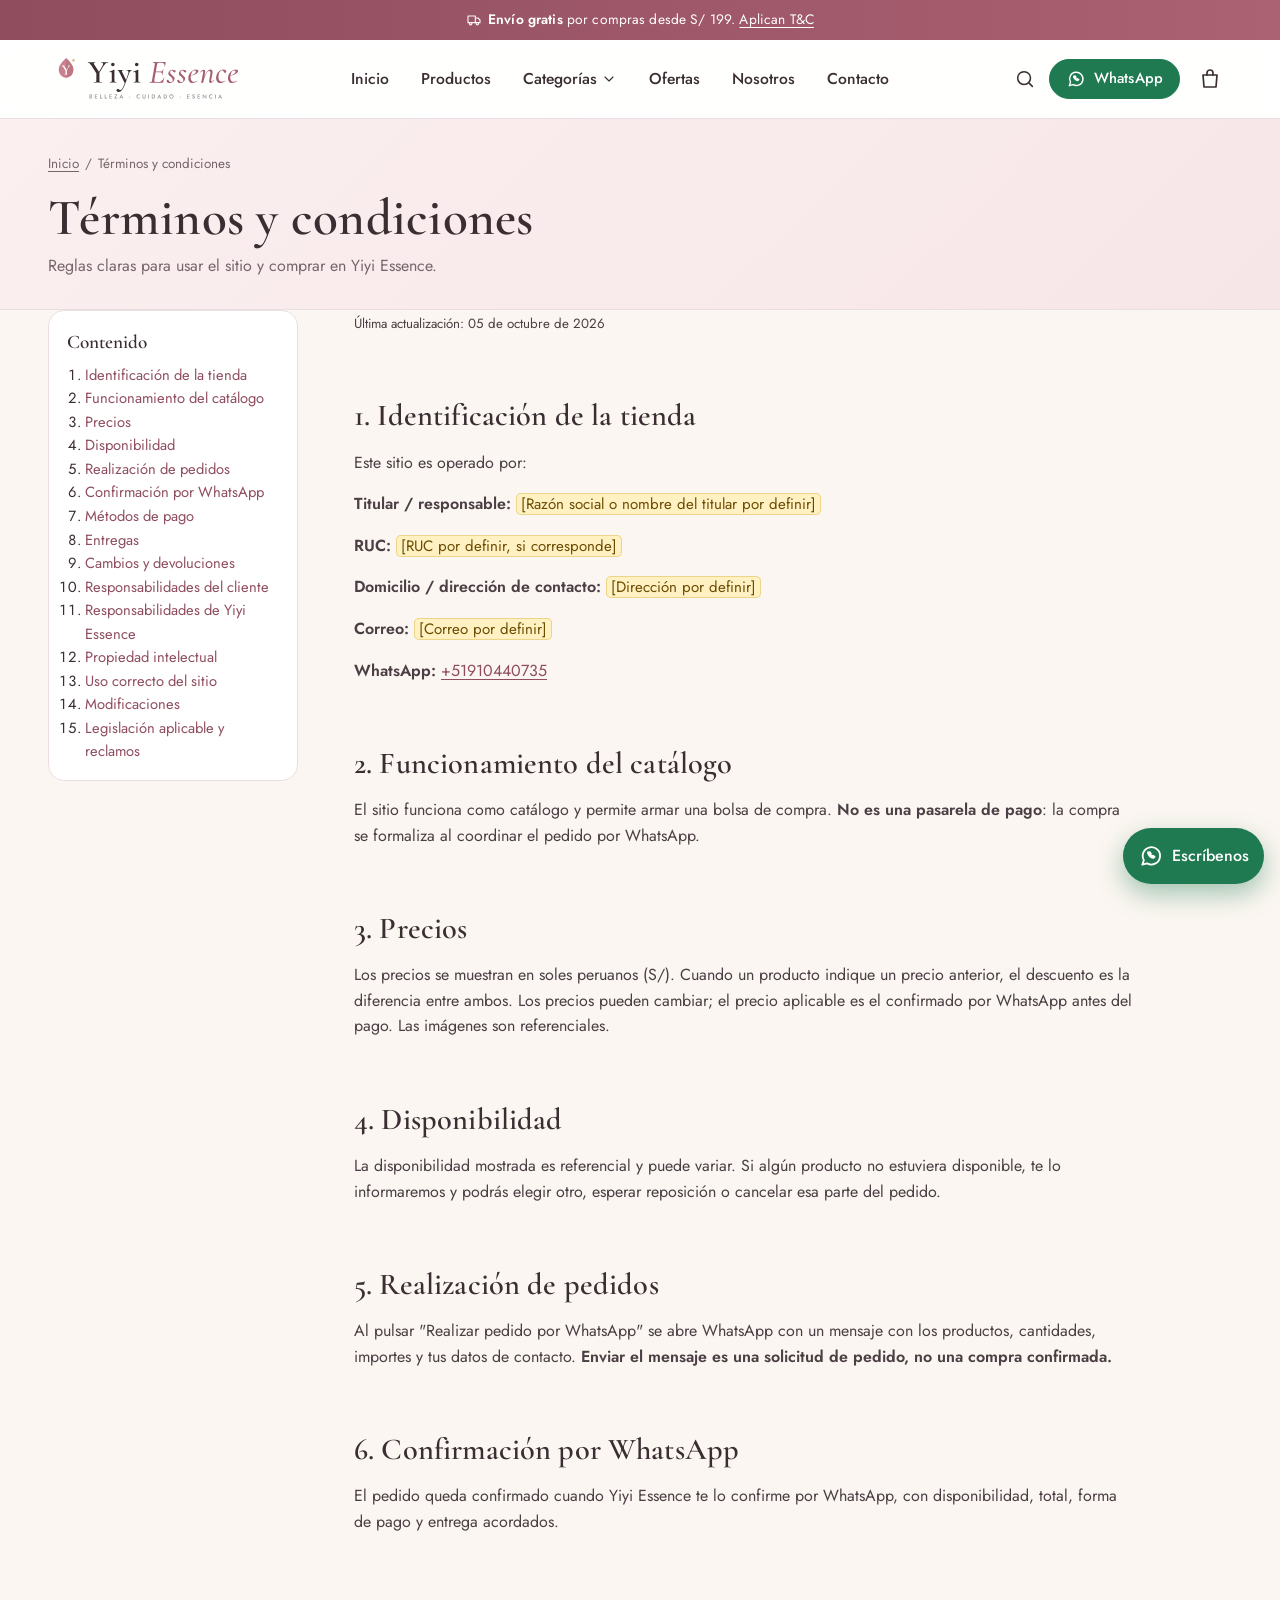
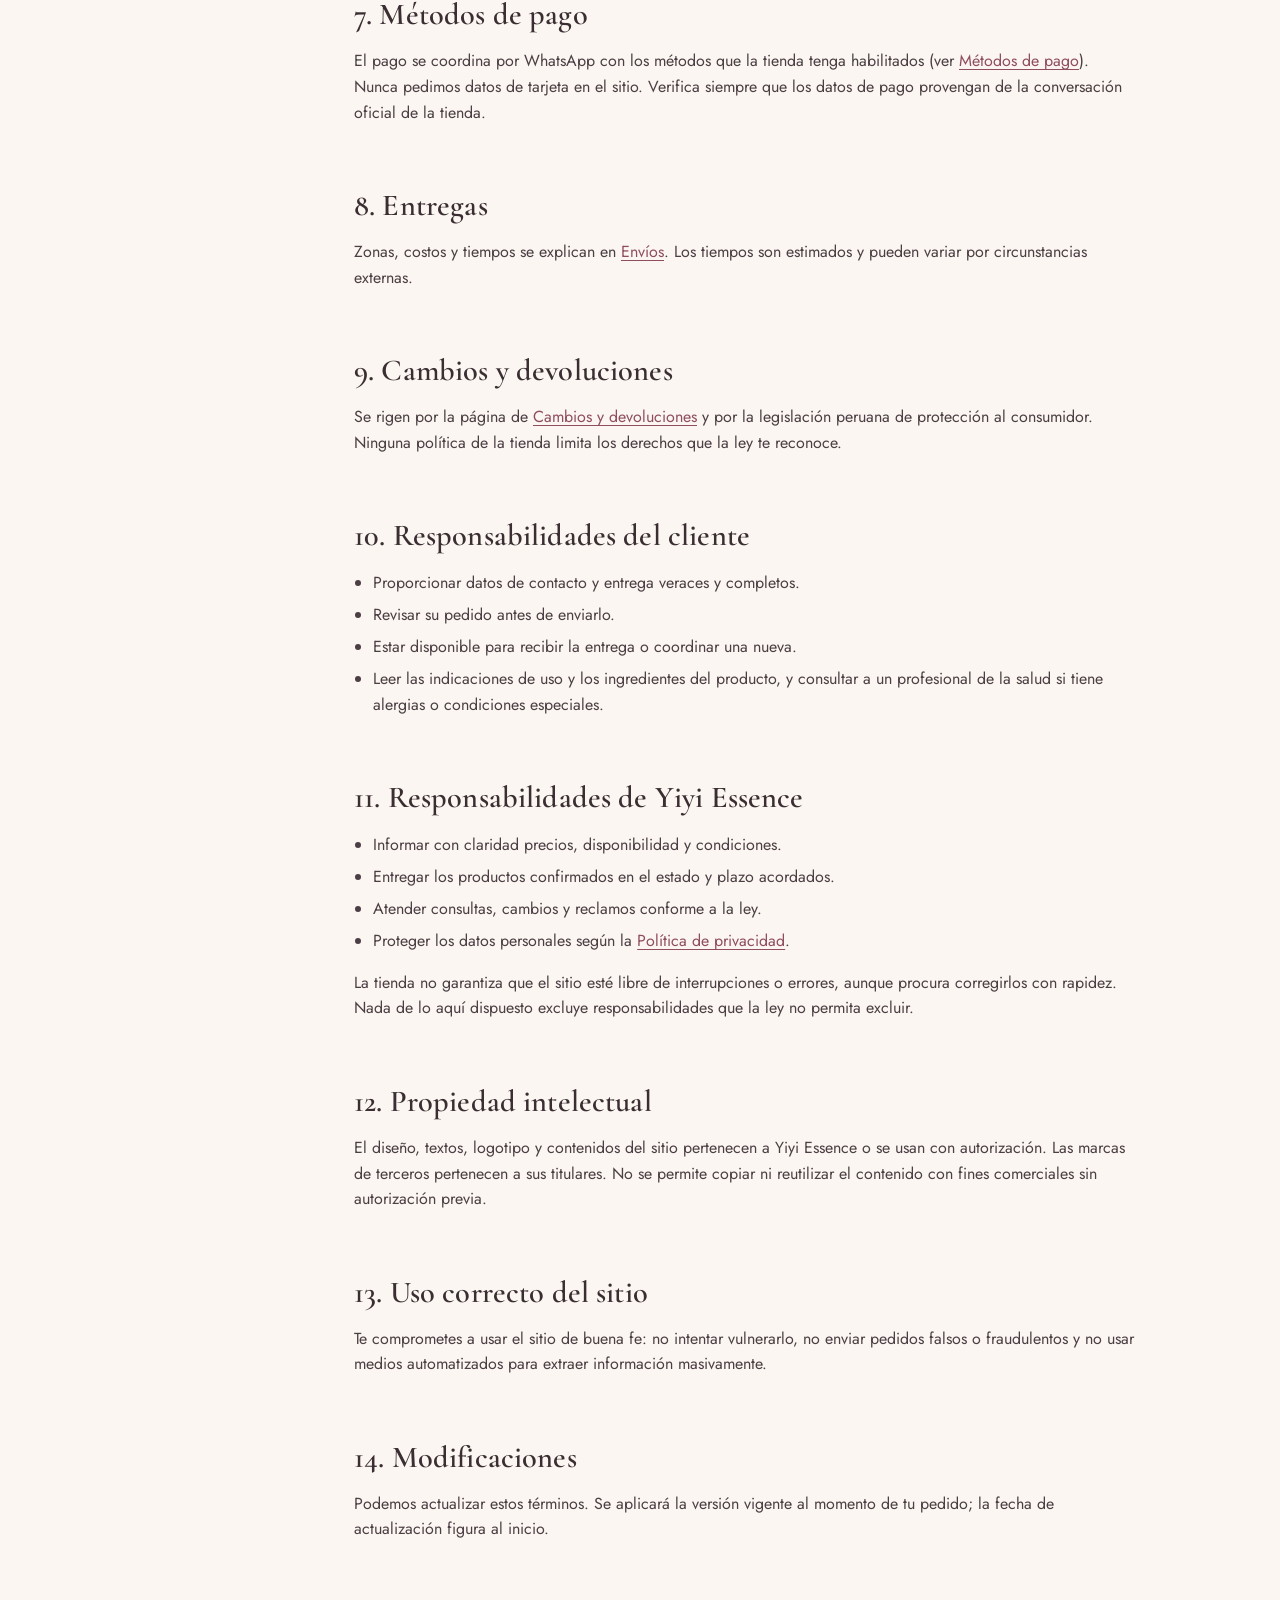
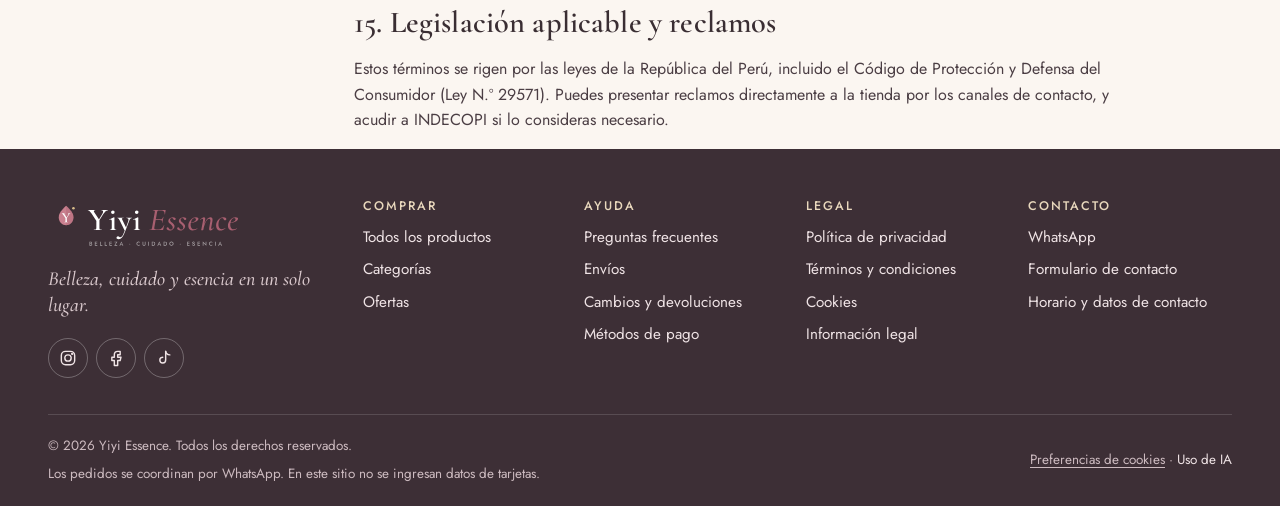
<file: pages/terminos.html>
<!doctype html>
<html lang="es" data-base="../">
<head>
  <meta charset="utf-8">
  <meta name="viewport" content="width=device-width, initial-scale=1">
  <title>Términos y condiciones · Yiyi Essence</title>
  <meta name="description" content="Términos y condiciones de uso y compra en Yiyi Essence: catálogo, precios, pedidos por WhatsApp, pagos, entregas y cambios.">
  <link rel="canonical" href="__SITE_URL__/pages/terminos.html">
  <meta name="theme-color" content="#f7e6e8">
  <meta name="format-detection" content="telephone=no">

  <!-- Open Graph / redes -->
  <meta property="og:type" content="website">
  <meta property="og:locale" content="es_PE">
  <meta property="og:site_name" content="Yiyi Essence">
  <meta property="og:title" content="Términos y condiciones · Yiyi Essence">
  <meta property="og:description" content="Términos y condiciones de uso y compra en Yiyi Essence: catálogo, precios, pedidos por WhatsApp, pagos, entregas y cambios.">
  <meta property="og:url" content="__SITE_URL__/pages/terminos.html">
  <meta property="og:image" content="__SITE_URL__/assets/images/og-image.png">
  <meta name="twitter:card" content="summary_large_image">
  <meta name="twitter:image" content="__SITE_URL__/assets/images/og-image.png">

  <link rel="icon" href="../favicon.svg" type="image/svg+xml">
  <link rel="apple-touch-icon" href="../apple-touch-icon.png">
  <link rel="preload" href="../assets/fonts/jost-latin-400-normal.woff2" as="font" type="font/woff2" crossorigin>
  <link rel="preload" href="../assets/fonts/cormorant-garamond-latin-600-normal.woff2" as="font" type="font/woff2" crossorigin>
  <link rel="stylesheet" href="../css/style.css">
  <link rel="stylesheet" href="../css/responsive.css">
</head>
<body data-page="legal">
  <div id="site-header"></div>
  <noscript><p style="margin:0;padding:14px 20px;background:#f7e6e8;text-align:center">Esta tienda necesita JavaScript para mostrar el catálogo y la bolsa de compra. Actívalo en tu navegador o escríbenos por WhatsApp.</p></noscript>
  <main id="main">
    <section class="pagehead">
      <div class="container">
        <nav class="crumbs" aria-label="Migas de pan"><a href="../index.html">Inicio</a><span aria-hidden="true">/</span><span aria-current="page">Términos y condiciones</span></nav>
        <h1>Términos y condiciones</h1>
        <p>Reglas claras para usar el sitio y comprar en Yiyi Essence.</p>
      </div>
    </section>
    <div class="container legal-grid">
      <aside class="toc" aria-label="Contenido de la página"><strong>Contenido</strong><ol><li><a href="#identificacion">Identificación de la tienda</a></li><li><a href="#catalogo">Funcionamiento del catálogo</a></li><li><a href="#precios">Precios</a></li><li><a href="#disponibilidad">Disponibilidad</a></li><li><a href="#pedidos">Realización de pedidos</a></li><li><a href="#confirmacion">Confirmación por WhatsApp</a></li><li><a href="#pagos">Métodos de pago</a></li><li><a href="#entregas">Entregas</a></li><li><a href="#cambios">Cambios y devoluciones</a></li><li><a href="#cliente">Responsabilidades del cliente</a></li><li><a href="#tienda">Responsabilidades de Yiyi Essence</a></li><li><a href="#propiedad">Propiedad intelectual</a></li><li><a href="#uso">Uso correcto del sitio</a></li><li><a href="#modificaciones">Modificaciones</a></li><li><a href="#legislacion">Legislación aplicable y reclamos</a></li></ol></aside>
      <article class="prose">
        <p class="muted"><small>Última actualización: <span data-cfg="legal.lastUpdated" data-fallback="[fecha por definir]"></span></small></p>
<!-- TEXTO BASE INFORMATIVO: debe ser revisado por un profesional legal antes de operar comercialmente. -->
        <h2 id="identificacion">1. Identificación de la tienda</h2>
        <p>Este sitio es operado por:</p>
        <p><strong>Titular / responsable:</strong> <span data-cfg="legal.businessName" data-fallback="[Razón social o nombre del titular por definir]"></span></p>
        <p><strong>RUC:</strong> <span data-cfg="legal.ruc" data-fallback="[RUC por definir, si corresponde]"></span></p>
        <p><strong>Domicilio / dirección de contacto:</strong> <span data-cfg="legal.fiscalAddress" data-fallback="[Dirección por definir]"></span></p>
        <p><strong>Correo:</strong> <span data-cfg="contact.email" data-fallback="[Correo por definir]" data-link="mailto"></span></p>
        <p><strong>WhatsApp:</strong> <span data-cfg="contact.whatsappNumber" data-fallback="[Número por definir]" data-link="tel"></span></p>

        <h2 id="catalogo">2. Funcionamiento del catálogo</h2>
        <p>El sitio funciona como catálogo y permite armar una bolsa de compra. <strong>No es una pasarela de pago</strong>: la compra se formaliza al coordinar el pedido por WhatsApp.</p>

        <h2 id="precios">3. Precios</h2>
        <p>Los precios se muestran en soles peruanos (S/). Cuando un producto indique un precio anterior, el descuento es la diferencia entre ambos. Los precios pueden cambiar; el precio aplicable es el confirmado por WhatsApp antes del pago. Las imágenes son referenciales.</p>

        <h2 id="disponibilidad">4. Disponibilidad</h2>
        <p>La disponibilidad mostrada es referencial y puede variar. Si algún producto no estuviera disponible, te lo informaremos y podrás elegir otro, esperar reposición o cancelar esa parte del pedido.</p>

        <h2 id="pedidos">5. Realización de pedidos</h2>
        <p>Al pulsar "Realizar pedido por WhatsApp" se abre WhatsApp con un mensaje con los productos, cantidades, importes y tus datos de contacto. <strong>Enviar el mensaje es una solicitud de pedido, no una compra confirmada.</strong></p>

        <h2 id="confirmacion">6. Confirmación por WhatsApp</h2>
        <p>El pedido queda confirmado cuando Yiyi Essence te lo confirme por WhatsApp, con disponibilidad, total, forma de pago y entrega acordados.</p>

        <h2 id="pagos">7. Métodos de pago</h2>
        <p>El pago se coordina por WhatsApp con los métodos que la tienda tenga habilitados (ver <a href="pagos.html">Métodos de pago</a>). Nunca pedimos datos de tarjeta en el sitio. Verifica siempre que los datos de pago provengan de la conversación oficial de la tienda.</p>

        <h2 id="entregas">8. Entregas</h2>
        <p>Zonas, costos y tiempos se explican en <a href="envios.html">Envíos</a>. Los tiempos son estimados y pueden variar por circunstancias externas.</p>

        <h2 id="cambios">9. Cambios y devoluciones</h2>
        <p>Se rigen por la página de <a href="cambios.html">Cambios y devoluciones</a> y por la legislación peruana de protección al consumidor. Ninguna política de la tienda limita los derechos que la ley te reconoce.</p>

        <h2 id="cliente">10. Responsabilidades del cliente</h2>
        <ul>
          <li>Proporcionar datos de contacto y entrega veraces y completos.</li>
          <li>Revisar su pedido antes de enviarlo.</li>
          <li>Estar disponible para recibir la entrega o coordinar una nueva.</li>
          <li>Leer las indicaciones de uso y los ingredientes del producto, y consultar a un profesional de la salud si tiene alergias o condiciones especiales.</li>
        </ul>

        <h2 id="tienda">11. Responsabilidades de Yiyi Essence</h2>
        <ul>
          <li>Informar con claridad precios, disponibilidad y condiciones.</li>
          <li>Entregar los productos confirmados en el estado y plazo acordados.</li>
          <li>Atender consultas, cambios y reclamos conforme a la ley.</li>
          <li>Proteger los datos personales según la <a href="privacidad.html">Política de privacidad</a>.</li>
        </ul>
        <p>La tienda no garantiza que el sitio esté libre de interrupciones o errores, aunque procura corregirlos con rapidez. Nada de lo aquí dispuesto excluye responsabilidades que la ley no permita excluir.</p>

        <h2 id="propiedad">12. Propiedad intelectual</h2>
        <p>El diseño, textos, logotipo y contenidos del sitio pertenecen a Yiyi Essence o se usan con autorización. Las marcas de terceros pertenecen a sus titulares. No se permite copiar ni reutilizar el contenido con fines comerciales sin autorización previa.</p>

        <h2 id="uso">13. Uso correcto del sitio</h2>
        <p>Te comprometes a usar el sitio de buena fe: no intentar vulnerarlo, no enviar pedidos falsos o fraudulentos y no usar medios automatizados para extraer información masivamente.</p>

        <h2 id="modificaciones">14. Modificaciones</h2>
        <p>Podemos actualizar estos términos. Se aplicará la versión vigente al momento de tu pedido; la fecha de actualización figura al inicio.</p>

        <h2 id="legislacion">15. Legislación aplicable y reclamos</h2>
        <p>Estos términos se rigen por las leyes de la República del Perú, incluido el Código de Protección y Defensa del Consumidor (Ley N.º 29571). Puedes presentar reclamos directamente a la tienda <span data-show-if="legal.claimsBookUrl">a través del <a href="__CLAIMS__" target="_blank" rel="noopener" data-claims-link>Libro de Reclamaciones</a> o </span>por los canales de contacto, y acudir a INDECOPI si lo consideras necesario.</p>
      </article>
    </div>
  </main>
  <div id="site-footer"></div>

  <script src="../js/config.js"></script>
  <script src="../js/products.js"></script>
  <script src="../js/utils.js"></script>
  <script src="../js/whatsapp.js"></script>
  <script src="../js/cart.js"></script>
  <script src="../js/components.js"></script>
  <script src="../js/catalog.js"></script>
  <script src="../js/cookies.js"></script>
  <script src="../js/promo.js"></script>
  <script src="../js/main.js"></script>
</body>
</html>
</file>
<file: css/style.css>
/* ==========================================================================
   YIYI ESSENCE · ESTILOS BASE (mobile-first)
   Los colores se pueden cambiar en js/config.js → theme (o aquí, en :root).
   responsive.css agrega los ajustes para tablet y escritorio.
   ========================================================================== */

/* ---------- Fuentes (alojadas en /assets/fonts, sin servicios externos) ---------- */
@font-face { font-family: "Cormorant Garamond"; font-weight: 500; font-style: normal; font-display: swap; src: url("../assets/fonts/cormorant-garamond-latin-500-normal.woff2") format("woff2"); }
@font-face { font-family: "Cormorant Garamond"; font-weight: 600; font-style: normal; font-display: swap; src: url("../assets/fonts/cormorant-garamond-latin-600-normal.woff2") format("woff2"); }
@font-face { font-family: "Cormorant Garamond"; font-weight: 500; font-style: italic; font-display: swap; src: url("../assets/fonts/cormorant-garamond-latin-500-italic.woff2") format("woff2"); }
@font-face { font-family: "Jost"; font-weight: 400; font-style: normal; font-display: swap; src: url("../assets/fonts/jost-latin-400-normal.woff2") format("woff2"); }
@font-face { font-family: "Jost"; font-weight: 500; font-style: normal; font-display: swap; src: url("../assets/fonts/jost-latin-500-normal.woff2") format("woff2"); }
@font-face { font-family: "Jost"; font-weight: 600; font-style: normal; font-display: swap; src: url("../assets/fonts/jost-latin-600-normal.woff2") format("woff2"); }

/* ---------- Variables ---------- */
:root {
  --rose: #c9808f;
  --rose-deep: #a85f70;
  --rose-dark: #8f4d5e;
  --blush: #f7e6e8;
  --blush-2: #fbeff0;
  --cream: #fbf6f1;
  --lavender: #e8e0f0;
  --champagne: #e9d8bd;
  --gold: #b79a5f;
  --ink: #3a2e33;
  --muted: #76666c;
  --line: #eadfe0;
  --white: #fff;
  --wa: #1f7a52;
  --wa-dark: #186343;
  --warn: #9a6a00;
  --danger: #b3394f;

  --font-serif: "Cormorant Garamond", Georgia, "Times New Roman", serif;
  --font-sans: "Jost", system-ui, -apple-system, "Segoe UI", Roboto, sans-serif;

  --radius: 16px;
  --radius-sm: 10px;
  --shadow-sm: 0 1px 2px rgba(58, 46, 51, 0.06), 0 4px 14px rgba(58, 46, 51, 0.05);
  --shadow: 0 10px 30px rgba(58, 46, 51, 0.1);
  --shadow-lg: 0 24px 60px rgba(58, 46, 51, 0.18);
  --ease: cubic-bezier(0.22, 0.61, 0.36, 1);
  --header-h: 68px;
}

/* ---------- Reset ---------- */
*, *::before, *::after { box-sizing: border-box; }
html { -webkit-text-size-adjust: 100%; scroll-behavior: smooth; scroll-padding-top: calc(var(--header-h) + 16px); }
html.no-scroll { overflow: hidden; }
body {
  margin: 0; min-height: 100vh; display: flex; flex-direction: column;
  font-family: var(--font-sans); font-size: 1rem; line-height: 1.6; color: var(--ink);
  background: var(--cream); -webkit-font-smoothing: antialiased; text-rendering: optimizeLegibility;
}
main { flex: 1; }
img, svg { max-width: 100%; display: block; }
img { height: auto; }
h1, h2, h3, h4 { font-family: var(--font-serif); font-weight: 600; line-height: 1.15; margin: 0 0 0.5em; letter-spacing: 0.005em; }
h1 { font-size: clamp(2.2rem, 7vw, 3.8rem); }
h2 { font-size: clamp(1.8rem, 4.6vw, 2.6rem); }
h3 { font-size: 1.35rem; }
p { margin: 0 0 1em; }
a { color: var(--rose-dark); text-decoration-thickness: 1px; text-underline-offset: 3px; }
a:hover { color: var(--rose-deep); }
ul, ol { padding-left: 1.2em; }
button, input, select, textarea { font: inherit; color: inherit; }
button { cursor: pointer; }
:focus-visible { outline: 3px solid var(--rose); outline-offset: 2px; border-radius: 6px; }
[hidden] { display: none !important; }
code { background: var(--blush); padding: 0.1em 0.4em; border-radius: 6px; font-size: 0.9em; }
::selection { background: var(--blush); }

.container { width: 100%; max-width: 1240px; margin: 0 auto; padding: 0 20px; }
.sr-only { position: absolute !important; width: 1px; height: 1px; margin: -1px; padding: 0; overflow: hidden; clip: rect(0 0 0 0); white-space: nowrap; border: 0; }
.muted { color: var(--muted); font-weight: 400; }
.center { text-align: center; }
.skip { position: absolute; left: 12px; top: -60px; background: var(--ink); color: #fff; padding: 10px 16px; border-radius: 8px; z-index: 300; }
.skip:focus { top: 12px; color: #fff; }

/* ---------- Botones ---------- */
.btn {
  --bg: var(--rose-deep); --fg: #fff;
  display: inline-flex; align-items: center; justify-content: center; gap: 8px;
  min-height: 46px; padding: 10px 22px; border: 1.5px solid var(--bg); border-radius: 999px;
  background: var(--bg); color: var(--fg); font-weight: 500; font-size: 0.98rem; letter-spacing: 0.01em;
  text-decoration: none; line-height: 1.2; text-align: center;
  transition: background 0.25s var(--ease), color 0.25s var(--ease), transform 0.2s var(--ease), box-shadow 0.25s var(--ease), border-color 0.25s;
}
.btn:hover { --bg: var(--rose-dark); color: var(--fg); transform: translateY(-1px); box-shadow: 0 8px 20px rgba(168, 95, 112, 0.28); }
.btn:active { transform: translateY(0); }
.btn[disabled] { opacity: 0.55; cursor: not-allowed; transform: none; box-shadow: none; }
.btn--ghost { --bg: transparent; --fg: var(--rose-dark); border-color: var(--rose); }
.btn--ghost:hover { --bg: var(--blush); --fg: var(--rose-dark); box-shadow: none; }
.btn--wa { --bg: var(--wa); }
.btn--wa:hover { --bg: var(--wa-dark); box-shadow: 0 8px 20px rgba(31, 122, 82, 0.3); }
.btn--light { --bg: #fff; --fg: var(--rose-dark); border-color: #fff; }
.btn--light:hover { --bg: var(--blush); --fg: var(--rose-dark); }
.btn--sm { min-height: 40px; padding: 8px 16px; font-size: 0.92rem; }
.btn--lg { min-height: 54px; padding: 12px 30px; font-size: 1.05rem; }
.btn--block { width: 100%; }
.btn--icon { padding: 0; width: 40px; min-width: 40px; }
.btn.is-added { --bg: var(--wa); }

.iconbtn {
  display: inline-grid; place-items: center; width: 44px; height: 44px; border: 0; background: transparent;
  border-radius: 50%; color: var(--ink); transition: background 0.2s;
}
.iconbtn:hover { background: var(--blush); }
.iconbtn--sm { width: 36px; height: 36px; }
.linkbtn { background: none; border: 0; padding: 0; color: var(--rose-dark); text-decoration: underline; text-underline-offset: 3px; font-size: 0.92rem; }
.linkbtn:hover { color: var(--rose-deep); }
.linkbtn--muted { color: var(--muted); }

/* ---------- Barra superior y header ---------- */
.topbar { background: var(--blush); color: var(--rose-dark); font-size: 0.82rem; text-align: center; padding: 6px 12px; }
.topbar p { margin: 0; display: flex; align-items: center; justify-content: center; gap: 6px; }
.header { position: sticky; top: 0; z-index: 60; background: rgba(255, 255, 255, 0.94); backdrop-filter: saturate(1.4) blur(10px); border-bottom: 1px solid var(--line); transition: box-shadow 0.3s; }
.header.is-stuck { box-shadow: 0 6px 24px rgba(58, 46, 51, 0.08); }
.header__inner { display: flex; align-items: center; justify-content: space-between; gap: 8px; height: var(--header-h); }
.logo { display: block; flex: 0 1 auto; }
.logo img { width: 150px; height: auto; }
.header__menu { margin-left: -8px; }
.nav { display: none; }
.header__actions { display: flex; align-items: center; gap: 2px; }
.header__wa { display: none; }
.cartbtn { position: relative; }
.cartbtn__count {
  position: absolute; top: 2px; right: 0; min-width: 20px; height: 20px; padding: 0 5px; border-radius: 999px;
  background: var(--rose-deep); color: #fff; font-size: 0.72rem; font-weight: 600; display: grid; place-items: center; line-height: 1;
}
.cartbtn.bump { animation: bump 0.45s var(--ease); }
@keyframes bump { 30% { transform: scale(1.18); } 60% { transform: scale(0.94); } 100% { transform: none; } }

.mega { position: absolute; left: 0; right: 0; top: 100%; background: #fff; border-bottom: 1px solid var(--line); box-shadow: var(--shadow); padding: 22px 0 26px; animation: fadeDown 0.25s var(--ease); }
.mega__grid { display: grid; grid-template-columns: repeat(3, 1fr); gap: 6px 20px; }
.mega__link, .mnav__cat { display: flex; align-items: center; gap: 14px; padding: 10px 12px; border-radius: 12px; text-decoration: none; color: var(--ink); transition: background 0.2s; }
.mega__link:hover, .mnav__cat:hover { background: var(--blush-2); color: var(--ink); }
.mega__link .icon, .mnav__cat .icon { color: var(--rose-deep); flex: none; }
.mega__link strong, .mnav__cat strong { display: block; font-weight: 500; line-height: 1.2; }
.mega__link small, .mnav__cat small { display: block; color: var(--muted); font-size: 0.82rem; line-height: 1.3; }
@keyframes fadeDown { from { opacity: 0; transform: translateY(-6px); } to { opacity: 1; transform: none; } }

/* ---------- Capas: overlay, sheets, modal, buscador ---------- */
.overlay { position: fixed; inset: 0; z-index: 90; background: rgba(58, 46, 51, 0.5); opacity: 0; transition: opacity 0.25s var(--ease); }
.overlay.is-open { opacity: 1; }
.sheet, .filters {
  position: fixed; top: 0; bottom: 0; z-index: 100; width: min(92vw, 420px); background: #fff;
  display: flex; flex-direction: column; box-shadow: var(--shadow-lg); transition: transform 0.3s var(--ease);
}
.sheet--left, .filters { left: 0; transform: translateX(-102%); }
.sheet--right { right: 0; transform: translateX(102%); }
.sheet.is-open, .filters.is-open { transform: none; }
.sheet__head, .filters__head { display: flex; align-items: center; justify-content: space-between; padding: 12px 12px 12px 20px; border-bottom: 1px solid var(--line); flex: none; }
.sheet__head h2, .filters__head h2 { margin: 0; font-size: 1.6rem; }
.sheet__body, .filters__body { flex: 1; overflow-y: auto; padding: 18px 20px; overscroll-behavior: contain; }
.sheet__foot, .filters__foot { flex: none; padding: 16px 20px calc(16px + env(safe-area-inset-bottom)); border-top: 1px solid var(--line); background: #fff; }
.sheet__head img { height: 40px; width: auto; }

.mnav__link { display: block; padding: 12px 4px; font-size: 1.15rem; font-family: var(--font-serif); font-weight: 600; color: var(--ink); text-decoration: none; border-bottom: 1px solid var(--line); }
.mnav__title { margin: 18px 0 6px; font-size: 0.78rem; letter-spacing: 0.14em; text-transform: uppercase; color: var(--muted); }
.sheet__body > .btn { margin-top: 22px; }

.searchpanel {
  position: fixed; top: 0; left: 0; right: 0; z-index: 105; background: #fff; box-shadow: var(--shadow-lg);
  transform: translateY(-102%); transition: transform 0.3s var(--ease); max-height: 90vh; overflow: auto;
}
.searchpanel.is-open { transform: none; }
.searchpanel__inner { padding-top: 14px; padding-bottom: 22px; }
.searchform { display: flex; align-items: center; gap: 10px; border-bottom: 2px solid var(--rose); padding: 4px 0; color: var(--rose-deep); }
.searchform input { flex: 1; border: 0; outline: 0; background: transparent; font-size: 1.15rem; padding: 10px 0; min-width: 0; color: var(--ink); }
.searchform input::-webkit-search-cancel-button { display: none; }
.searchresults { padding-top: 16px; }
.sr-list { list-style: none; padding: 0; margin: 0 0 14px; display: grid; gap: 4px; }
.sr-list a { display: flex; align-items: center; gap: 14px; padding: 8px; border-radius: 12px; text-decoration: none; color: var(--ink); }
.sr-list a:hover { background: var(--blush-2); }
.sr-list img { width: 56px; height: 56px; border-radius: 10px; object-fit: cover; flex: none; background: var(--blush); }
.sr-list span { flex: 1; min-width: 0; }
.sr-list strong { display: block; font-weight: 500; line-height: 1.25; }
.sr-list small { color: var(--muted); }
.sr-list em { font-style: normal; font-weight: 600; white-space: nowrap; }
.chips { display: flex; flex-wrap: wrap; gap: 8px; }
.chip { display: inline-flex; align-items: center; gap: 6px; padding: 6px 14px; border-radius: 999px; background: var(--blush); color: var(--rose-dark); text-decoration: none; font-size: 0.9rem; border: 1px solid transparent; }
.chip:hover { background: var(--lavender); color: var(--ink); }
.chip--x { cursor: pointer; border-color: var(--rose); background: #fff; }

.modal { position: fixed; inset: 0; z-index: 110; display: grid; place-items: center; padding: 12px; opacity: 0; transition: opacity 0.25s var(--ease); overflow-y: auto; }
.modal.is-open { opacity: 1; }
.modal__panel { background: #fff; border-radius: 22px; width: 100%; max-width: 940px; max-height: calc(100vh - 24px); display: flex; flex-direction: column; box-shadow: var(--shadow-lg); transform: translateY(14px) scale(0.985); transition: transform 0.3s var(--ease); overflow: hidden; }
.modal.is-open .modal__panel { transform: none; }
.modal--sm .modal__panel { max-width: 520px; }
.modal__body { overflow-y: auto; padding: 20px; display: grid; gap: 24px; }
.modal__body--single { gap: 14px; }

/* ---------- Bolsa ---------- */
.cartlist { list-style: none; margin: 0; padding: 0; display: grid; gap: 14px; }
.cartline { display: grid; grid-template-columns: 76px 1fr auto; gap: 14px; padding-bottom: 14px; border-bottom: 1px solid var(--line); }
.cartline__img img { width: 76px; height: 76px; object-fit: cover; border-radius: 12px; background: var(--blush); }
.cartline__brand { margin: 0; font-size: 0.75rem; letter-spacing: 0.1em; text-transform: uppercase; color: var(--muted); }
.cartline__name { display: block; color: var(--ink); text-decoration: none; font-weight: 500; line-height: 1.3; margin-bottom: 2px; }
.cartline__price { margin: 0 0 8px; font-size: 0.92rem; }
.cartline__hint { margin: 6px 0 0; font-size: 0.78rem; color: var(--warn); }
.cartline__side { display: flex; flex-direction: column; align-items: flex-end; justify-content: space-between; }
.qty { display: inline-flex; align-items: center; border: 1.5px solid var(--line); border-radius: 999px; background: #fff; }
.qty button { width: 34px; height: 34px; border: 0; background: transparent; border-radius: 50%; display: grid; place-items: center; color: var(--rose-deep); }
.qty button:hover:not([disabled]) { background: var(--blush); }
.qty button[disabled] { opacity: 0.35; cursor: not-allowed; }
.qty__n { min-width: 28px; text-align: center; font-weight: 500; }
.qty--lg button { width: 44px; height: 44px; }
.qty--lg .qty__n { min-width: 36px; font-size: 1.1rem; }

.summary { margin: 0 0 12px; display: grid; gap: 6px; }
.summary > div { display: flex; justify-content: space-between; gap: 12px; }
.summary dt { color: var(--muted); }
.summary dd { margin: 0; font-weight: 500; text-align: right; }
.summary__save dd { color: var(--wa); }
.summary__total { padding-top: 8px; border-top: 1px dashed var(--line); font-size: 1.15rem; }
.summary__total dt { color: var(--ink); font-weight: 500; }
.summary__total dd { font-weight: 600; }
.fineprint { font-size: 0.82rem; color: var(--muted); line-height: 1.45; margin: 0 0 12px; display: flex; gap: 6px; align-items: flex-start; }
.fineprint.center { justify-content: center; text-align: center; margin: 12px 0 0; }
.drawer__row { display: flex; justify-content: space-between; margin-top: 12px; }
.freeship { margin-bottom: 14px; font-size: 0.9rem; }
.freeship p { margin: 0 0 6px; }
.bar { height: 8px; border-radius: 999px; background: var(--blush); overflow: hidden; }
.bar span { display: block; height: 100%; background: linear-gradient(90deg, var(--rose), var(--rose-deep)); border-radius: 999px; transition: width 0.4s var(--ease); }
.empty { text-align: center; padding: 40px 12px; }
.empty__icon { width: 84px; height: 84px; margin: 0 auto 14px; border-radius: 50%; background: var(--blush); display: grid; place-items: center; color: var(--rose-deep); }

/* Pedido (modal) */
.co__summary { background: var(--blush-2); border-radius: 16px; padding: 18px; align-self: start; }
.co__summary h3, .co__form h3 { margin-bottom: 8px; }
.co__list { list-style: none; margin: 0 0 14px; padding: 0; display: grid; gap: 8px; font-size: 0.94rem; }
.co__list li { display: flex; justify-content: space-between; gap: 12px; }
.co__list em { font-style: normal; color: var(--muted); }
.field { margin-bottom: 14px; }
.field label { display: block; font-weight: 500; font-size: 0.92rem; margin-bottom: 5px; }
.field .opt { color: var(--muted); font-weight: 400; font-size: 0.82rem; }
.field input, .field textarea, .field select, .toolbar select, .toolbar input {
  width: 100%; border: 1.5px solid var(--line); border-radius: 12px; padding: 11px 14px; background: #fff; min-height: 46px; transition: border-color 0.2s, box-shadow 0.2s;
}
.field textarea { resize: vertical; min-height: 84px; }
.field input:focus, .field textarea:focus, .toolbar select:focus, .toolbar input:focus { outline: 0; border-color: var(--rose); box-shadow: 0 0 0 4px rgba(201, 128, 143, 0.2); }
.field input[aria-invalid="true"], .field textarea[aria-invalid="true"] { border-color: var(--danger); }
.field__error { color: var(--danger); font-size: 0.82rem; margin: 4px 0 0; min-height: 0; }
.field__error:empty { display: none; }
.privacy { background: var(--cream); border: 1px solid var(--line); border-radius: 12px; padding: 12px 14px; font-size: 0.85rem; margin-bottom: 12px; }
.privacy p { margin: 0; }
.check { display: flex; gap: 10px; align-items: flex-start; font-size: 0.9rem; margin-bottom: 8px; cursor: pointer; }
.check input { width: 20px; height: 20px; margin-top: 2px; accent-color: var(--rose-deep); flex: none; }
.done { text-align: center; padding: 10px 0; display: grid; gap: 12px; max-width: 560px; margin: 0 auto; grid-column: 1 / -1; }
.done__icon { width: 72px; height: 72px; margin: 0 auto; border-radius: 50%; background: #e3f3ea; color: var(--wa); display: grid; place-items: center; }
.done__icon--warn { background: #fff4d6; color: var(--warn); }
.msgpreview { text-align: left; white-space: pre-wrap; background: var(--cream); border: 1px solid var(--line); border-radius: 12px; padding: 14px; font-family: var(--font-sans); font-size: 0.88rem; max-height: 260px; overflow: auto; margin: 0; }

/* ---------- Secciones comunes ---------- */
.section { padding: 56px 0; }
.section--tight { padding: 36px 0; }
.section--blush { background: var(--blush-2); }
.section--white { background: #fff; }
.section__head { display: flex; flex-wrap: wrap; align-items: end; justify-content: space-between; gap: 12px; margin-bottom: 26px; }
.section__head h2 { margin: 0; }
.section__head p { margin: 4px 0 0; color: var(--muted); }
.eyebrow { display: inline-block; font-size: 0.78rem; letter-spacing: 0.18em; text-transform: uppercase; color: var(--rose-dark); font-weight: 500; margin-bottom: 10px; }
.more-link { display: inline-flex; align-items: center; gap: 6px; font-weight: 500; text-decoration: none; }
.more-link:hover .icon { transform: translateX(3px); }
.more-link .icon { transition: transform 0.2s; }

/* Hero */
.hero { position: relative; overflow: hidden; background: linear-gradient(135deg, var(--blush-2) 0%, var(--blush) 55%, var(--lavender) 130%); }
.hero__inner { display: grid; gap: 28px; padding-block: 38px 44px; align-items: center; }
.hero__copy h1 { margin-bottom: 14px; }
.hero__copy h1 em { color: var(--rose-deep); font-style: italic; font-weight: 500; }
.hero__copy p { font-size: 1.1rem; color: var(--muted); max-width: 520px; }
.hero__cta { display: flex; flex-wrap: wrap; gap: 12px; margin-top: 22px; }
.hero__note { display: flex; gap: 8px; align-items: center; margin-top: 18px; font-size: 0.86rem; color: var(--muted); }
.hero__media img { width: 100%; border-radius: 28px; box-shadow: var(--shadow); }

.trust { display: grid; grid-template-columns: 1fr 1fr; gap: 14px; padding: 22px 0; }
.trust li { list-style: none; display: flex; gap: 10px; align-items: flex-start; font-size: 0.9rem; line-height: 1.35; }
.trust .icon { color: var(--rose-deep); flex: none; margin-top: 1px; }
.trust strong { display: block; font-weight: 500; }
.trust ul { display: contents; padding: 0; }
.trustbar { background: #fff; border-bottom: 1px solid var(--line); }

/* Categorías */
.catgrid { display: grid; grid-template-columns: repeat(2, 1fr); gap: 12px; }
.catcard { display: flex; flex-direction: column; align-items: flex-start; gap: 2px; padding: 18px; border-radius: var(--radius); background: #fff; border: 1px solid var(--line); text-decoration: none; color: var(--ink); transition: transform 0.25s var(--ease), box-shadow 0.25s, border-color 0.25s; }
.catcard:hover { transform: translateY(-3px); box-shadow: var(--shadow); border-color: var(--rose); color: var(--ink); }
.catcard__icon { width: 52px; height: 52px; border-radius: 50%; background: var(--blush); display: grid; place-items: center; color: var(--rose-deep); margin-bottom: 10px; transition: background 0.25s; }
.catcard:hover .catcard__icon { background: var(--lavender); }
.catcard strong { font-family: var(--font-serif); font-size: 1.25rem; font-weight: 600; line-height: 1.15; }
.catcard small { color: var(--muted); font-size: 0.84rem; line-height: 1.35; }

/* Banner de cómo comprar */
.steps { display: grid; gap: 14px; counter-reset: s; padding: 0; margin: 0; list-style: none; }
.steps li { counter-increment: s; background: #fff; border: 1px solid var(--line); border-radius: var(--radius); padding: 20px 20px 20px 70px; position: relative; }
.steps li::before { content: counter(s); position: absolute; left: 18px; top: 18px; width: 38px; height: 38px; border-radius: 50%; background: var(--rose-deep); color: #fff; display: grid; place-items: center; font-family: var(--font-serif); font-size: 1.3rem; font-weight: 600; }
.steps strong { display: block; font-family: var(--font-serif); font-size: 1.25rem; line-height: 1.2; margin-bottom: 2px; }
.steps span { color: var(--muted); font-size: 0.94rem; }

.brandchips { display: flex; flex-wrap: wrap; gap: 10px; }
.brandchip { padding: 10px 22px; border-radius: 999px; background: #fff; border: 1px solid var(--line); text-decoration: none; color: var(--ink); font-family: var(--font-serif); font-size: 1.15rem; font-weight: 600; transition: all 0.2s; }
.brandchip:hover { border-color: var(--rose); background: var(--blush-2); color: var(--ink); }

.ctaband { background: linear-gradient(120deg, var(--rose-deep), var(--rose-dark)); color: #fff; border-radius: 28px; padding: 34px 26px; display: grid; gap: 18px; align-items: center; }
.ctaband h2 { color: #fff; margin: 0 0 6px; }
.ctaband p { margin: 0; opacity: 0.92; }

/* ---------- Productos ---------- */
.grid { display: grid; grid-template-columns: repeat(2, minmax(0, 1fr)); gap: 12px; }
.card { position: relative; display: flex; flex-direction: column; background: #fff; border: 1px solid var(--line); border-radius: var(--radius); overflow: hidden; transition: transform 0.3s var(--ease), box-shadow 0.3s var(--ease), border-color 0.3s; }
.card:hover { transform: translateY(-4px); box-shadow: var(--shadow); border-color: #e3cfd2; }
.card__media { position: relative; display: block; aspect-ratio: 1; background: var(--blush-2); overflow: hidden; }
.card__media img { width: 100%; height: 100%; object-fit: cover; transition: transform 0.5s var(--ease); }
.card:hover .card__media img { transform: scale(1.05); }
.card.is-out .card__media img { filter: grayscale(0.5); opacity: 0.8; }
.badges { position: absolute; top: 10px; left: 10px; display: flex; flex-direction: column; align-items: flex-start; gap: 5px; }
.badge { display: inline-block; padding: 3px 10px; border-radius: 999px; font-size: 0.72rem; font-weight: 600; letter-spacing: 0.03em; line-height: 1.5; }
.badge--sale { background: var(--rose-deep); color: #fff; }
.badge--new { background: var(--champagne); color: #5b4a22; }
.badge--out { background: var(--ink); color: #fff; }
.card__body { display: flex; flex-direction: column; flex: 1; padding: 12px 12px 14px; }
.card__meta { display: flex; flex-wrap: wrap; justify-content: space-between; gap: 2px 8px; margin: 0 0 4px; font-size: 0.72rem; letter-spacing: 0.09em; text-transform: uppercase; color: var(--muted); }
.card__brand { font-weight: 500; color: var(--rose-dark); }
.card__cat { display: none; }
.card__title { font-family: var(--font-sans); font-weight: 500; font-size: 0.98rem; line-height: 1.3; margin: 0 0 6px; letter-spacing: 0; }
.card__title a { color: var(--ink); text-decoration: none; }
.card__title a::after { content: ""; position: absolute; inset: 0; z-index: 1; } /* toda la tarjeta clicable */
.card__title a:hover { color: var(--rose-dark); }
.card__desc { display: none; font-size: 0.88rem; color: var(--muted); margin: 0 0 10px; line-height: 1.45; display: none; }
.card__price { margin: auto 0 4px; font-size: 1.1rem; display: flex; flex-wrap: wrap; align-items: baseline; gap: 4px 8px; padding-top: 6px; }
.card__price strong { font-weight: 600; }
.old { color: var(--muted); font-size: 0.86em; text-decoration: line-through; font-weight: 400; }
.stock { display: flex; align-items: center; gap: 6px; font-size: 0.8rem; margin: 0 0 10px; color: var(--muted); }
.stock .dot { width: 8px; height: 8px; border-radius: 50%; background: var(--wa); flex: none; }
.stock--low .dot { background: #d79a1c; }
.stock--low { color: var(--warn); }
.stock--out .dot { background: #b7a9ad; }
.card__actions { display: flex; gap: 8px; position: relative; z-index: 2; }
.card__actions .btn--primary, .card__actions .btn:first-child { flex: 1; }
.card__actions .btn:first-child { padding-left: 10px; padding-right: 10px; font-size: 0.86rem; }

/* Listado + filtros */
.pagehead { background: linear-gradient(135deg, var(--blush-2), var(--blush)); padding: 34px 0 30px; border-bottom: 1px solid var(--line); }
.pagehead h1 { margin-bottom: 6px; font-size: clamp(2rem, 6vw, 3.2rem); }
.pagehead p { margin: 0; color: var(--muted); max-width: 640px; }
.crumbs { display: flex; flex-wrap: wrap; gap: 6px; font-size: 0.84rem; color: var(--muted); margin-bottom: 14px; }
.crumbs a { color: var(--muted); }
.crumbs a:hover { color: var(--rose-dark); }
.shop { display: grid; gap: 18px; padding-block: 24px 56px; }
.toolbar { display: grid; gap: 10px; grid-template-columns: 1fr 1fr; align-items: center; }
.toolbar__search { grid-column: 1 / -1; position: relative; }
.toolbar__search .icon { position: absolute; left: 14px; top: 50%; transform: translateY(-50%); color: var(--rose-deep); pointer-events: none; }
.toolbar__search input { padding-left: 44px; }
.toolbar select { appearance: auto; }
.toolbar__count { margin: 0; color: var(--muted); font-size: 0.92rem; }
.activebar { display: flex; flex-wrap: wrap; align-items: center; gap: 8px; margin: 12px 0 0; }
.activebar:empty { display: none; }
.fgroup { border: 0; margin: 0 0 22px; padding: 0; min-width: 0; }
.fgroup legend { font-family: var(--font-serif); font-weight: 600; font-size: 1.25rem; padding: 0; margin-bottom: 8px; }
.opt { display: flex; align-items: center; gap: 10px; padding: 6px 2px; cursor: pointer; font-size: 0.95rem; }
.opt input { width: 18px; height: 18px; accent-color: var(--rose-deep); flex: none; }
.opt span { flex: 1; }
.opt em { font-style: normal; color: var(--muted); font-size: 0.82rem; }
.opt.is-zero { opacity: 0.45; }
.pricefields { display: flex; align-items: center; gap: 8px; }
.pricefields label { flex: 1; }
.pricefields input { width: 100%; border: 1.5px solid var(--line); border-radius: 12px; padding: 10px 12px; min-height: 44px; }
.pricefields input:focus { outline: 0; border-color: var(--rose); box-shadow: 0 0 0 4px rgba(201, 128, 143, 0.2); }
.filters__foot { display: flex; gap: 10px; justify-content: space-between; }
.filters__foot .btn { flex: 1; }
.more { display: flex; justify-content: center; margin-top: 28px; }
.nores { text-align: center; padding: 50px 10px; }

/* Detalle de producto */
.pdp { display: grid; gap: 26px; padding: 8px 0 40px; }
.pdp__media { position: relative; border-radius: 24px; overflow: hidden; background: var(--blush-2); border: 1px solid var(--line); }
.pdp__media img { width: 100%; aspect-ratio: 1; object-fit: cover; }
.pdp__brand { margin: 0 0 6px; font-size: 0.82rem; letter-spacing: 0.1em; text-transform: uppercase; color: var(--muted); }
.pdp__brand a { color: var(--rose-dark); text-decoration: none; font-weight: 500; }
.pdp__info h1 { font-size: clamp(2rem, 5vw, 2.9rem); margin-bottom: 10px; }
.pdp__price { font-size: 1.7rem; margin: 0 0 8px; display: flex; flex-wrap: wrap; align-items: center; gap: 6px 12px; }
.pdp__price strong { font-weight: 600; }
.pdp__desc { color: var(--muted); font-size: 1.04rem; }
.pdp__specs { display: grid; gap: 6px; margin: 16px 0 20px; padding: 14px 0; border-top: 1px solid var(--line); border-bottom: 1px solid var(--line); }
.pdp__specs > div { display: flex; justify-content: space-between; gap: 12px; font-size: 0.94rem; }
.pdp__specs dt { color: var(--muted); }
.pdp__specs dd { margin: 0; font-weight: 500; text-align: right; }
.pdp__buy { display: flex; flex-wrap: wrap; gap: 12px; margin-bottom: 12px; align-items: center; }
.pdp__buy .btn { flex: 1; min-width: 200px; }
.pdp__trust { list-style: none; padding: 0; margin: 18px 0 0; display: grid; gap: 8px; font-size: 0.9rem; color: var(--muted); }
.pdp__trust li { display: flex; gap: 10px; align-items: flex-start; }
.pdp__trust .icon { color: var(--rose-deep); flex: none; margin-top: 2px; }

/* ---------- Páginas de contenido ---------- */
.prose { max-width: 780px; }
.prose h2 { font-size: 1.9rem; margin-top: 1.9em; padding-top: 0.2em; }
.prose h3 { font-size: 1.35rem; margin-top: 1.4em; }
.prose li { margin-bottom: 0.4em; }
.prose p, .prose li { color: #4b3e44; }
.prose .lead { font-size: 1.15rem; color: var(--muted); }
.prose hr { border: 0; border-top: 1px solid var(--line); margin: 2em 0; }
.legal-grid { display: grid; gap: 28px; padding-block: 30px 60px; }
.toc { background: #fff; border: 1px solid var(--line); border-radius: var(--radius); padding: 16px 18px; font-size: 0.92rem; align-self: start; }
.toc strong { display: block; font-family: var(--font-serif); font-size: 1.2rem; margin-bottom: 6px; }
.toc ol { margin: 0; padding-left: 1.2em; }
.toc a { text-decoration: none; }
.notice { border-radius: 14px; padding: 14px 16px; margin: 0 0 1.2em; background: #fff4d6; border: 1px solid #f0dc9c; color: #5f4600; font-size: 0.94rem; }
.notice--soft { background: var(--blush-2); border-color: var(--line); color: var(--ink); }
.notice--info { background: #eef3fb; border-color: #cfdcf0; color: #27415f; }
.notice strong { font-weight: 600; }
.pending { background: #fff1c2; color: #6b4b00; border-radius: 5px; padding: 0 5px; box-shadow: 0 0 0 1px #ecd488 inset; font-size: 0.94em; }
.tablewrap { overflow-x: auto; margin: 0 0 1.2em; border: 1px solid var(--line); border-radius: 12px; background: #fff; }
.table { width: 100%; border-collapse: collapse; font-size: 0.95rem; }
.table th, .table td { text-align: left; padding: 11px 14px; border-bottom: 1px solid var(--line); }
.table th { background: var(--blush-2); font-weight: 500; }
.table tr:last-child td { border-bottom: 0; }
.paylist { list-style: none; padding: 0; margin: 0 0 1.2em; display: grid; gap: 10px; }
.paylist li { background: #fff; border: 1px solid var(--line); border-radius: 14px; padding: 14px 16px; display: grid; gap: 2px; }
.paylist span { color: var(--muted); font-size: 0.92rem; }
.infocards { display: grid; gap: 12px; margin-bottom: 1.4em; }
.infocard { background: #fff; border: 1px solid var(--line); border-radius: var(--radius); padding: 16px 18px; }
.infocard h3 { font-size: 1.2rem; margin: 0 0 4px; display: flex; gap: 8px; align-items: center; }
.infocard h3 .icon { color: var(--rose-deep); }
.infocard p { margin: 0; color: var(--muted); font-size: 0.94rem; }

.faq { display: grid; gap: 10px; max-width: 820px; }
.faq details { background: #fff; border: 1px solid var(--line); border-radius: 14px; transition: border-color 0.2s, box-shadow 0.2s; }
.faq details[open] { border-color: var(--rose); box-shadow: var(--shadow-sm); }
.faq summary { cursor: pointer; list-style: none; padding: 16px 52px 16px 18px; font-weight: 500; position: relative; font-size: 1.02rem; }
.faq summary::-webkit-details-marker { display: none; }
.faq summary::after { content: ""; position: absolute; right: 20px; top: 50%; width: 9px; height: 9px; border-right: 2px solid var(--rose-deep); border-bottom: 2px solid var(--rose-deep); transform: translateY(-70%) rotate(45deg); transition: transform 0.25s; }
.faq details[open] summary::after { transform: translateY(-30%) rotate(225deg); }
.faq__a { padding: 0 18px 16px; color: #4b3e44; }
.faq__a p:last-child { margin-bottom: 0; }

.contactgrid { display: grid; gap: 14px; margin: 24px 0; }
.contactcard { display: flex; gap: 14px; background: #fff; border: 1px solid var(--line); border-radius: var(--radius); padding: 18px; }
.contactcard > .icon { color: var(--rose-deep); flex: none; margin-top: 3px; }
.contactcard h3 { font-size: 1.2rem; margin: 0 0 2px; }
.contactcard p { margin: 0; color: var(--muted); font-size: 0.95rem; }
.aboutgrid { display: grid; gap: 24px; align-items: center; }
.aboutgrid img { border-radius: 24px; box-shadow: var(--shadow); }
.values { display: grid; gap: 12px; list-style: none; padding: 0; margin: 20px 0 0; }
.values li { background: #fff; border: 1px solid var(--line); border-radius: var(--radius); padding: 18px; }
.values strong { display: block; font-family: var(--font-serif); font-size: 1.25rem; margin-bottom: 4px; }
.values span { color: var(--muted); font-size: 0.95rem; }

/* ---------- Footer ---------- */
.footer { background: #3d2f36; color: #efe3e5; margin-top: auto; padding: 50px 0 22px; }
.footer a { color: #efe3e5; text-decoration: none; }
.footer a:hover { color: #fff; text-decoration: underline; }
.footer__grid { display: grid; grid-template-columns: 1fr 1fr; gap: 28px 20px; }
.footer__brand { grid-column: 1 / -1; }
.footer__brand img { width: 190px; height: auto; margin-bottom: 12px; }
.footer__brand p { color: #d9c8cc; max-width: 340px; font-family: var(--font-serif); font-style: italic; font-size: 1.25rem; line-height: 1.3; }
.footer__col h2 { font-family: var(--font-sans); font-size: 0.78rem; font-weight: 500; letter-spacing: 0.16em; text-transform: uppercase; color: var(--champagne); margin-bottom: 12px; }
.footer__col ul { list-style: none; padding: 0; margin: 0; display: grid; gap: 8px; font-size: 0.95rem; }
.socials { display: flex; gap: 8px; }
.social { display: grid; place-items: center; width: 40px; height: 40px; border-radius: 50%; border: 1px solid rgba(255, 255, 255, 0.28); transition: background 0.2s; }
.social:hover { background: rgba(255, 255, 255, 0.12); text-decoration: none !important; }
.footer__bottom { margin-top: 36px; padding-top: 20px; border-top: 1px solid rgba(255, 255, 255, 0.14); display: grid; gap: 6px; font-size: 0.84rem; color: #cdbbc0; }
.footer__bottom p { margin: 0; }
.footer__links .linkbtn { color: #cdbbc0; font-size: inherit; }
.footer__links .linkbtn:hover, .footer__links a:hover { color: #fff; }

.wafloat { position: fixed; right: 16px; bottom: calc(16px + env(safe-area-inset-bottom)); z-index: 70; display: inline-flex; align-items: center; gap: 8px; height: 56px; min-width: 56px; padding: 0 15px; border-radius: 999px; background: var(--wa); color: #fff; box-shadow: 0 10px 26px rgba(31, 122, 82, 0.4); text-decoration: none; justify-content: center; transition: transform 0.25s var(--ease), background 0.2s; }
.wafloat:hover { background: var(--wa-dark); color: #fff; transform: translateY(-2px); text-decoration: none !important; }
.wafloat__text { display: none; font-weight: 500; }

/* ---------- Avisos (toast) y cookies ---------- */
.toasts { position: fixed; left: 0; right: 0; bottom: calc(86px + env(safe-area-inset-bottom)); z-index: 200; display: flex; flex-direction: column; align-items: center; gap: 8px; pointer-events: none; padding: 0 16px; }
.toast { display: flex; align-items: center; gap: 10px; max-width: 460px; background: var(--ink); color: #fff; padding: 12px 18px; border-radius: 14px; box-shadow: var(--shadow-lg); font-size: 0.94rem; opacity: 0; transform: translateY(10px); transition: opacity 0.3s var(--ease), transform 0.3s var(--ease); }
.toast.is-in { opacity: 1; transform: none; }
.toast__icon { display: grid; place-items: center; width: 24px; height: 24px; border-radius: 50%; background: var(--wa); flex: none; }
.toast--warn .toast__icon { background: #c78a14; }

.cookiecard { position: fixed; left: 12px; right: 12px; bottom: calc(84px + env(safe-area-inset-bottom)); z-index: 80; max-width: 380px; background: #fff; border: 1px solid var(--line); border-radius: 16px; padding: 14px 16px; box-shadow: var(--shadow-lg); font-size: 0.86rem; opacity: 0; transform: translateY(12px); transition: opacity 0.3s, transform 0.3s var(--ease); }
.cookiecard.is-in { opacity: 1; transform: none; }
.cookiecard p { margin: 0 0 10px; line-height: 1.45; }
.cookiecard__btns { display: flex; align-items: center; gap: 8px; flex-wrap: wrap; }
.prefrow { display: flex; justify-content: space-between; gap: 16px; align-items: center; padding: 12px 0; border-bottom: 1px solid var(--line); }
.prefrow h3 { font-family: var(--font-sans); font-size: 1rem; font-weight: 500; margin: 0 0 2px; }
.prefrow p { margin: 0; font-size: 0.86rem; color: var(--muted); }
.switch { position: relative; flex: none; }
.switch input { position: absolute; opacity: 0; inset: 0; width: 100%; height: 100%; margin: 0; cursor: pointer; z-index: 1; }
.switch__ui { display: block; width: 46px; height: 26px; border-radius: 999px; background: #d6c9cc; transition: background 0.2s; position: relative; }
.switch__ui::after { content: ""; position: absolute; top: 3px; left: 3px; width: 20px; height: 20px; border-radius: 50%; background: #fff; transition: transform 0.2s; box-shadow: 0 1px 3px rgba(0, 0, 0, 0.2); }
.switch input:checked + .switch__ui { background: var(--rose-deep); }
.switch input:checked + .switch__ui::after { transform: translateX(20px); }
.switch input:disabled + .switch__ui { opacity: 0.6; }
.switch input:focus-visible + .switch__ui { outline: 3px solid var(--rose); outline-offset: 2px; }
.prefbtns { display: flex; gap: 10px; flex-wrap: wrap; margin: 16px 0 8px; }

/* ---------- Movimiento reducido ---------- */
@media (prefers-reduced-motion: reduce) {
  *, *::before, *::after { animation-duration: 0.01ms !important; transition-duration: 0.01ms !important; scroll-behavior: auto !important; }
}

/* ---------- Impresión (políticas legales) ---------- */
@media print {
  .topbar, .header, .footer, .wafloat, .toasts, .cookiecard, .toc { display: none !important; }
  body { background: #fff; }
}


/* ==========================================================================
   NUEVO · FRANJA SUPERIOR ROTATIVA, CARRUSELES, BARRA FIJA MÓVIL
   ========================================================================== */

/* ---------- Franja superior (color llamativo, frases que rotan) ---------- */
.topbar {
  position: relative; overflow: hidden; color: #fff; padding: 0; font-size: 0.86rem; letter-spacing: 0.01em;
  background: linear-gradient(90deg, var(--rose-dark) 0%, var(--rose-deep) 45%, #b8707f 70%, var(--rose-dark) 100%);
  background-size: 200% 100%; animation: topbarShine 14s linear infinite;
}
@keyframes topbarShine { to { background-position: -200% 0; } }
.topbar__track { position: relative; height: 38px; max-width: 1240px; margin: 0 auto; }
.topbar__item {
  position: absolute; inset: 0; margin: 0; padding: 0 16px; display: flex; align-items: center; justify-content: center; gap: 8px;
  text-align: center; line-height: 1.15; opacity: 0; transform: translateY(70%); pointer-events: none;
  transition: opacity 0.5s var(--ease), transform 0.5s var(--ease);
}
.topbar__item .icon { flex: none; opacity: 0.95; }
.topbar__item strong { font-weight: 600; }
.topbar__item a { color: #fff; text-decoration: underline; text-underline-offset: 3px; }
.topbar__item.is-active { opacity: 1; transform: none; pointer-events: auto; position: absolute; }
.topbar__item.is-leaving { opacity: 0; transform: translateY(-70%); }
.topbar p { display: flex; }

/* ---------- Carrusel base ---------- */
.carousel { position: relative; }
.carousel:focus-visible { outline: 3px solid var(--rose); outline-offset: 4px; border-radius: 28px; }
.carousel__viewport { overflow: hidden; touch-action: pan-y; border-radius: inherit; }
.carousel__track { list-style: none; margin: 0; padding: 0; }
.carousel__slide { list-style: none; margin: 0; }

.carousel__arrow {
  position: absolute; top: 50%; z-index: 5; width: 46px; height: 46px; margin-top: -23px; display: grid; place-items: center;
  border-radius: 50%; border: 1px solid rgba(58, 46, 51, 0.12); background: rgba(255, 255, 255, 0.94); color: var(--rose-dark);
  box-shadow: var(--shadow-sm); cursor: pointer; transition: background 0.2s, transform 0.2s var(--ease), color 0.2s;
}
.carousel__arrow:hover { background: var(--rose-deep); color: #fff; transform: scale(1.06); }
.carousel__arrow--prev { left: 10px; }
.carousel__arrow--next { right: 10px; }
.carousel__arrow[hidden], .carousel__bar[hidden] { display: none; }

.carousel__bar { display: flex; align-items: center; justify-content: center; gap: 14px; margin-top: 16px; }
.carousel__dots { display: flex; align-items: center; gap: 8px; }
.carousel__dot { position: relative; width: 10px; height: 10px; padding: 0; border: 0; border-radius: 999px; background: #d9c9cc; cursor: pointer; transition: width 0.35s var(--ease), background 0.25s; }
.carousel__dot::after { content: ""; position: absolute; inset: -9px -4px; } /* área táctil mayor */
.carousel__dot:hover { background: var(--rose); }
.carousel__dot[aria-current="true"] { width: 30px; background: var(--rose-deep); }
.carousel.is-playing .carousel__dot[aria-current="true"] { background: linear-gradient(90deg, var(--rose-dark) 0 0) left / 0% 100% no-repeat, #e7c9cf; animation: dotFill var(--carousel-delay, 4s) linear forwards; }
@keyframes dotFill { to { background-size: 100% 100%; } }
.carousel__pause { display: grid; place-items: center; width: 30px; height: 30px; padding: 0; border-radius: 50%; border: 1px solid var(--line); background: #fff; color: var(--rose-dark); cursor: pointer; }
.carousel__pause:hover { background: var(--blush); }

/* ---------- Carrusel de banners (fundido) ---------- */
.hero { background: linear-gradient(180deg, var(--blush-2), var(--cream)); padding: 18px 0 30px; overflow: hidden; }
.carousel--banners .carousel__viewport { border-radius: 28px; box-shadow: var(--shadow); }
.carousel--banners .carousel__track { display: grid; }
.carousel--banners .carousel__slide {
  grid-area: 1 / 1; opacity: 0; visibility: hidden; transition: opacity 0.9s var(--ease), visibility 0s linear 0.9s;
}
.carousel--banners .carousel__slide.is-active { opacity: 1; visibility: visible; transition-delay: 0s; }
.carousel--banners .carousel__bar { position: absolute; left: 0; right: 0; bottom: 14px; margin: 0; z-index: 4; pointer-events: none; }
.carousel--banners .carousel__bar > * { pointer-events: auto; }
.carousel--banners .carousel__dots { background: rgba(255, 255, 255, 0.78); backdrop-filter: blur(6px); padding: 8px 12px; border-radius: 999px; }

.banner { --bn-bg: linear-gradient(135deg, #fbeff0, #f7e6e8 60%, #efe3ef); position: relative; display: grid; align-items: center; gap: 0; background: var(--bn-bg); overflow: hidden; }
.banner::before, .banner::after { content: ""; position: absolute; border-radius: 50%; pointer-events: none; }
.banner::before { width: 340px; height: 340px; right: -90px; top: -110px; background: radial-gradient(circle, rgba(255, 255, 255, 0.7), rgba(255, 255, 255, 0) 70%); }
.banner::after { width: 200px; height: 200px; left: -70px; bottom: -80px; background: radial-gradient(circle, rgba(201, 128, 143, 0.22), rgba(201, 128, 143, 0) 70%); }
.banner--rose { --bn-bg: linear-gradient(135deg, #fbeff0 0%, #f7e6e8 55%, #efdde6 100%); }
.banner--lavender { --bn-bg: linear-gradient(135deg, #f1ecf8 0%, #e8e0f0 60%, #dfd2ec 100%); }
.banner--champagne { --bn-bg: linear-gradient(135deg, #fbf3e4 0%, #f2e4c9 60%, #e9d8bd 100%); }
.banner--blush { --bn-bg: linear-gradient(135deg, #fdf2f0 0%, #f9dfe0 60%, #f3cdd3 100%); }
.banner--deep { --bn-bg: linear-gradient(135deg, #8f4d5e 0%, #a85f70 55%, #c9808f 120%); color: #fff; }
.banner--deep h2, .banner--deep .eyebrow { color: #fff; }
.banner--deep .banner__copy p { color: rgba(255, 255, 255, 0.94); }
.banner--deep h2 em { color: #ffe3c8; }

.banner__copy { position: relative; z-index: 2; padding: 26px 22px 46px; text-align: center; order: 2; }
.banner__copy h1, .banner__copy h2 { margin: 0 0 12px; font-size: clamp(2rem, 7.4vw, 3.4rem); line-height: 1.04; }
.banner__copy em { color: var(--rose-deep); font-style: italic; font-weight: 500; }
.banner__copy p { margin: 0 auto; max-width: 480px; color: var(--muted); font-size: 1.04rem; }
.banner__cta { display: flex; flex-wrap: wrap; justify-content: center; gap: 10px; margin-top: 20px; }
.banner__cta .btn--lg { min-height: 48px; padding: 10px 24px; font-size: 1rem; }
.banner--deep .btn--ghost { --fg: #fff; border-color: rgba(255, 255, 255, 0.7); }

.banner__media { position: relative; z-index: 1; order: 1; display: flex; justify-content: center; padding: 24px 22px 0; }
.banner__media--arch img {
  width: min(220px, 56vw); height: 220px; object-fit: cover; border-radius: 999px 999px 26px 26px; box-shadow: 0 18px 40px rgba(58, 46, 51, 0.22);
  border: 6px solid rgba(255, 255, 255, 0.85);
}
.banner__disc { width: min(220px, 56vw); aspect-ratio: 1; border-radius: 50%; background: #fff; box-shadow: 0 18px 40px rgba(58, 46, 51, 0.2), 0 0 0 10px rgba(255, 255, 255, 0.35); display: grid; place-items: center; overflow: hidden; }
.banner__disc img { width: 92%; height: 92%; object-fit: contain; mix-blend-mode: multiply; }
.carousel__slide.is-active .banner__media img, .carousel__slide.is-active .banner__disc { animation: floatIn 1.1s var(--ease) both; }
.carousel__slide.is-active .banner__copy > * { animation: riseIn 0.8s var(--ease) both; }
.carousel__slide.is-active .banner__copy > :nth-child(2) { animation-delay: 0.08s; }
.carousel__slide.is-active .banner__copy > :nth-child(3) { animation-delay: 0.16s; }
.carousel__slide.is-active .banner__copy > :nth-child(4) { animation-delay: 0.24s; }
@keyframes riseIn { from { opacity: 0; transform: translateY(18px); } to { opacity: 1; transform: none; } }
@keyframes floatIn { from { opacity: 0; transform: scale(0.94) translateY(14px); } to { opacity: 1; transform: none; } }
.carousel--banners .carousel__arrow { display: none; }

/* ---------- Carrusel de tarjetas (desliza) ---------- */
.carousel--cards { --per-view: 1; }
.carousel--cards .carousel__viewport { margin: 0 -8px; padding: 4px 0 8px; }
.carousel--cards .carousel__track { display: flex; transition: transform 0.7s var(--ease); will-change: transform; }
.carousel--cards .carousel__slide { flex: 0 0 calc(100% / var(--per-view)); padding: 0 8px; }
.carousel--cards .carousel__arrow { top: 38%; }
.carousel--cards .carousel__arrow--prev { left: -6px; }
.carousel--cards .carousel__arrow--next { right: -6px; }
.tile { --tile-bg: var(--blush); display: flex; flex-direction: column; height: 100%; border-radius: 28px; overflow: hidden; background: #fff; border: 1px solid var(--line); text-decoration: none; color: var(--ink); transition: transform 0.35s var(--ease), box-shadow 0.35s var(--ease); }
.tile:hover { transform: translateY(-4px); box-shadow: var(--shadow); color: var(--ink); }
.tile--blush { --tile-bg: #f7e6e8; } .tile--lavender { --tile-bg: #e8e0f0; } .tile--champagne { --tile-bg: #efe2c9; } .tile--cream { --tile-bg: #f6ece0; }
.tile__img { display: block; aspect-ratio: 4 / 3.2; background: var(--tile-bg); overflow: hidden; }
.tile__img img { width: 100%; height: 100%; object-fit: contain; mix-blend-mode: multiply; padding: 6%; transition: transform 0.6s var(--ease); }
.tile__img--photo img { object-fit: cover; padding: 0; mix-blend-mode: normal; }
.tile:hover .tile__img img { transform: scale(1.06); }
.tile__body { display: flex; flex-direction: column; gap: 2px; padding: 16px 20px 18px; background: #faf6f5; flex: 1; }
.tile__body strong { font-family: var(--font-serif); font-size: 1.4rem; font-weight: 600; line-height: 1.15; }
.tile__cta { display: inline-flex; align-items: center; gap: 6px; font-weight: 500; color: var(--rose-dark); text-decoration: underline; text-underline-offset: 4px; }

/* ---------- Franja de servicios (retiro · pagos) ---------- */
.promostrip { display: grid; gap: 4px; margin: 6px 0 4px; padding: 14px 18px; border-radius: 999px; background: linear-gradient(90deg, #fbdfe3, #f7e6e8 50%, #e8e0f0); border: 1px solid #f0d3d8; }
.promostrip[hidden] { display: none; }
.promostrip__item { display: flex; align-items: center; justify-content: center; gap: 12px; padding: 6px 10px; text-align: left; }
.promostrip__item .icon { color: var(--rose-deep); flex: none; }
.promostrip__item p { margin: 0; line-height: 1.25; }
.promostrip__item strong { display: block; font-family: var(--font-serif); font-size: 1.28rem; font-weight: 600; }
.promostrip__item span { display: block; font-size: 0.9rem; color: var(--muted); }
.promostrip__item + .promostrip__item { border-top: 1px solid rgba(143, 77, 94, 0.18); }

/* ---------- Barra fija móvil ---------- */
.stickybar { display: none; }
@media (max-width: 767px) {
  .stickybar {
    position: fixed; left: 0; right: 0; bottom: 0; z-index: 75; display: flex; align-items: center; gap: 10px;
    padding: 10px 12px calc(10px + env(safe-area-inset-bottom)); background: rgba(255, 255, 255, 0.96); backdrop-filter: blur(12px);
    border-top: 1px solid var(--line); box-shadow: 0 -10px 30px rgba(58, 46, 51, 0.12); transition: transform 0.3s var(--ease);
  }
  .stickybar.is-hidden { transform: translateY(110%); }
  .stickybar[hidden], .stickybar [hidden] { display: none !important; }
  .stickybar .btn { min-height: 50px; padding: 8px 14px; font-size: 0.98rem; white-space: nowrap; }
  .stickybar__main { flex: 1 1 auto; min-width: 0; }
  .stickybar__main span { overflow: hidden; text-overflow: ellipsis; }
  .stickybar__bag { position: relative; flex: none; padding: 8px 16px; }
  .stickybar__count { position: absolute; top: -6px; right: -4px; min-width: 22px; height: 22px; padding: 0 6px; border-radius: 999px; background: var(--rose-deep); color: #fff; font: 600 0.74rem/22px var(--font-sans); font-style: normal; text-align: center; border: 2px solid #fff; }
  .stickybar__price { margin: 0; flex: none; line-height: 1.1; }
  .stickybar__price small { display: block; font-size: 0.7rem; letter-spacing: 0.08em; text-transform: uppercase; color: var(--muted); }
  .stickybar__price strong { font-size: 1.15rem; font-weight: 600; white-space: nowrap; }
  .stickybar__wa { flex: none; }
  .stickybar--pdp .stickybar__main { flex: 1.4 1 0; }
  .stickybar--pdp .stickybar__wa span { display: none; }
  .stickybar--pdp .stickybar__wa { padding: 0; width: 50px; }

  body.has-stickybar { padding-bottom: calc(74px + env(safe-area-inset-bottom)); }
  body.has-stickybar .wafloat { display: none; }
  body.has-stickybar .toasts { bottom: calc(88px + env(safe-area-inset-bottom)); }
  body.has-stickybar .cookiecard { bottom: calc(90px + env(safe-area-inset-bottom)); }
}

/* ---------- Aparición al hacer scroll ---------- */
.reveal { opacity: 0; transform: translateY(22px); transition: opacity 0.7s var(--ease), transform 0.7s var(--ease); }
.reveal.is-visible { opacity: 1; transform: none; }

/* ---------- Tarjetas de producto: un poco más vivas ---------- */
.card { transition: transform 0.3s var(--ease), box-shadow 0.3s var(--ease); }
.card:hover { transform: translateY(-4px); box-shadow: var(--shadow); }
.card__media img { transition: transform 0.6s var(--ease); }
.card:hover .card__media img { transform: scale(1.05); }
.badge--sale { background: linear-gradient(135deg, var(--rose-deep), var(--rose-dark)); color: #fff; }
.trustbar { background: linear-gradient(90deg, #fff, var(--blush-2) 50%, #fff); }

@media (prefers-reduced-motion: reduce) {
  .topbar { animation: none; }
  .carousel--cards .carousel__track { transition: none; }
  .reveal { opacity: 1; transform: none; }
}

/* ==========================================================================
   FOTOS REALES: productos y categorías con imagen (estilo tienda comercial)
   ========================================================================== */

/* Producto con foto: fondo blanco, producto completo y centrado */
.card__media--photo, .pdp__media--photo { background: #fff; }
.card__media--photo img { object-fit: contain; padding: 8%; mix-blend-mode: multiply; }
.pdp__media--photo img { object-fit: contain; padding: 6%; mix-blend-mode: multiply; }
.card__media--photo::after { content: ""; position: absolute; inset: 0; box-shadow: inset 0 -1px 0 var(--line); pointer-events: none; }
.cartline__img img { object-fit: contain; background: #fff; }
.card__brand { font-weight: 600; font-size: 0.8rem; }

/* Categorías con imagen */
.catcard--img { padding: 0; overflow: hidden; gap: 0; align-items: stretch; }
.catcard__img { display: block; aspect-ratio: 1 / 0.9; background: var(--blush); overflow: hidden; }
.catcard__img img { width: 100%; height: 100%; object-fit: cover; transition: transform 0.6s var(--ease); }
.catcard--img:hover .catcard__img img { transform: scale(1.07); }
.catcard__img--icon { display: grid; place-items: center; background: linear-gradient(135deg, #fbeff0, #f1e6f3); }
.catcard:nth-child(3n+2) .catcard__img--icon { background: linear-gradient(135deg, #f1ecf8, #e3d8f0); }
.catcard:nth-child(3n) .catcard__img--icon { background: linear-gradient(135deg, #fbf3e4, #efe0c3); }
.catcard--img .catcard__icon { width: 74px; height: 74px; margin: 0; background: rgba(255, 255, 255, 0.85); }
.catcard__body { display: flex; flex-direction: column; gap: 2px; padding: 14px 16px 16px; }
</file>
<file: css/responsive.css>
/* ==========================================================================
   YIYI ESSENCE · AJUSTES RESPONSIVE
   Mobile-first: la base está en style.css; aquí se amplía para
   tablet (≥640px), laptop (≥960px) y escritorio amplio (≥1200px).
   ========================================================================== */

/* ---------- Teléfonos pequeños ---------- */
@media (max-width: 380px) {
  .container { padding: 0 14px; }
  .logo img { width: 128px; }
  .card__body { padding: 10px 10px 12px; }
  .card__title { font-size: 0.92rem; }
  .card__actions .btn:first-child { font-size: 0.8rem; }
  .cartline { grid-template-columns: 64px 1fr auto; gap: 10px; }
  .cartline__img img { width: 64px; height: 64px; }
}

/* ---------- Tablet ≥ 640px ---------- */
@media (min-width: 640px) {
  .container { padding: 0 28px; }
  .section { padding: 72px 0; }
  .logo img { width: 170px; }

  .grid { grid-template-columns: repeat(3, minmax(0, 1fr)); gap: 18px; }
  .card__body { padding: 14px 16px 16px; }
  .card__cat { display: inline; }
  .card__desc { display: -webkit-box; -webkit-line-clamp: 2; -webkit-box-orient: vertical; overflow: hidden; }
  .card__title { font-size: 1.02rem; }
  .card__actions .btn:first-child { font-size: 0.92rem; }

  .catgrid { grid-template-columns: repeat(3, 1fr); gap: 16px; }
  .trust { grid-template-columns: repeat(4, 1fr); }
  .steps { grid-template-columns: repeat(2, 1fr); }
  .infocards { grid-template-columns: repeat(2, 1fr); }
  .contactgrid { grid-template-columns: repeat(2, 1fr); }
  .values { grid-template-columns: repeat(3, 1fr); }
  .footer__grid { grid-template-columns: repeat(4, 1fr); }
  .footer__brand { grid-column: 1 / -1; }
  .modal__body { padding: 26px; }
  .toolbar { grid-template-columns: 1fr auto auto; }
  .toolbar__search { grid-column: 1 / -1; }
  .ctaband { grid-template-columns: 1fr auto; padding: 44px 48px; }
  .wafloat__text { display: inline; }
  .toasts { bottom: 24px; align-items: flex-start; left: 24px; right: auto; padding: 0; }
  .cookiecard { left: 24px; bottom: 24px; right: auto; }
}

/* ---------- Laptop ≥ 960px: navegación completa ---------- */
@media (min-width: 960px) {
  :root { --header-h: 78px; }
  .header__menu { display: none; }
  .nav { display: block; margin: 0 auto; }
  .nav__list { display: flex; gap: 4px; list-style: none; margin: 0; padding: 0; }
  .nav__link {
    display: inline-flex; align-items: center; gap: 4px; padding: 10px 14px; border: 0; background: none; border-radius: 999px;
    color: var(--ink); text-decoration: none; font-size: 0.98rem; font-weight: 500; transition: background 0.2s, color 0.2s;
  }
  .nav__link:hover { background: var(--blush); color: var(--rose-dark); }
  .nav__link[aria-current="page"] { color: var(--rose-dark); background: var(--blush-2); }
  .nav__link[aria-expanded="true"] { background: var(--blush); color: var(--rose-dark); }
  .nav__link[aria-expanded="true"] .icon { transform: rotate(180deg); }
  .nav__link .icon { transition: transform 0.2s; }
  .header__wa { display: inline-flex; margin-right: 6px; }
  .logo img { width: 190px; }
  .mega__grid { grid-template-columns: repeat(3, 1fr); }

  .hero__inner { grid-template-columns: 1.05fr 0.95fr; gap: 56px; padding-block: 64px 72px; }
  .hero__copy p { font-size: 1.18rem; }
  .catgrid { grid-template-columns: repeat(auto-fill, minmax(190px, 1fr)); }
  .steps { grid-template-columns: repeat(4, 1fr); }
  .steps li { padding: 78px 20px 22px; }
  .steps li::before { left: 20px; top: 20px; }

  .grid--4 { grid-template-columns: repeat(4, minmax(0, 1fr)); }

  /* Listado con barra lateral fija */
  .shop { grid-template-columns: 270px 1fr; gap: 36px; align-items: start; padding-top: 34px; }
  .filters, .filters[hidden] {
    display: block !important; position: sticky; top: calc(var(--header-h) + 16px); width: auto; transform: none; z-index: 1; box-shadow: none;
    background: #fff; border: 1px solid var(--line); border-radius: var(--radius); max-height: calc(100vh - var(--header-h) - 32px); overflow-y: auto;
  }
  .filters__head { display: none; }
  .filters__body { padding: 20px; overflow: visible; }
  .filters__foot { border-top: 1px solid var(--line); padding: 14px 20px; background: transparent; }
  .filters__apply, [data-open-filters] { display: none; }
  .toolbar { grid-template-columns: 1fr 230px; }
  .toolbar__search { grid-column: 1; }
  .toolbar__count-wrap { grid-column: 1 / -1; }

  .pdp { grid-template-columns: 1.05fr 0.95fr; gap: 56px; align-items: start; padding-bottom: 64px; }
  .pdp__media { position: sticky; top: calc(var(--header-h) + 20px); }

  .legal-grid { grid-template-columns: 250px 1fr; gap: 56px; }
  .toc { position: sticky; top: calc(var(--header-h) + 20px); }
  .aboutgrid { grid-template-columns: 1fr 1fr; gap: 56px; }

  .footer__grid { grid-template-columns: 1.5fr 1fr 1fr 1fr 1.1fr; gap: 36px; }
  .footer__brand { grid-column: auto; }
  .footer__bottom { grid-template-columns: 1fr auto; align-items: center; }
  .footer__bottom .footer__small { grid-column: 1; grid-row: 2; }
  .footer__bottom .footer__links { grid-column: 2; grid-row: 1 / 3; text-align: right; }

  .modal__body { grid-template-columns: 0.9fr 1.1fr; gap: 32px; }
  .modal__body--single { grid-template-columns: 1fr; }
}

/* ---------- Escritorio amplio ≥ 1200px ---------- */
@media (min-width: 1200px) {
  .grid { grid-template-columns: repeat(4, minmax(0, 1fr)); gap: 22px; }
  .shop .grid { grid-template-columns: repeat(3, minmax(0, 1fr)); }
  .section { padding: 84px 0; }
}

/* ---------- Pantallas bajas (celular horizontal) ---------- */
@media (max-height: 520px) and (orientation: landscape) {
  .modal__panel { max-height: calc(100vh - 16px); }
  .hero__inner { padding-block: 24px; }
}

/* ---------- NUEVO · Carruseles y franjas (tablet / laptop) ---------- */
@media (min-width: 640px) {
  .topbar__track { height: 40px; }
  .banner__copy { padding: 34px 40px 56px; }
  .promostrip { grid-template-columns: 1fr 1fr; gap: 0; padding: 12px 24px; }
  .promostrip__item + .promostrip__item { border-top: 0; border-left: 1px solid rgba(143, 77, 94, 0.22); }
  .promostrip__item:only-child { grid-column: 1 / -1; }
  .carousel--banners .carousel__arrow { display: grid; }
}

@media (min-width: 960px) {
  .hero { padding: 26px 0 40px; }
  .banner { grid-template-columns: 1.05fr 0.95fr; min-height: 470px; }
  .banner__copy { order: 1; text-align: left; padding: 48px 20px 64px 92px; }
  .banner__copy h1, .banner__copy h2 { font-size: clamp(2.8rem, 4.4vw, 4.2rem); }
  .banner__copy p { margin: 0; font-size: 1.14rem; max-width: 460px; }
  .banner__cta { justify-content: flex-start; margin-top: 26px; }
  .banner__media { order: 2; padding: 30px 56px 30px 10px; align-items: center; }
  .banner__media--arch img { width: min(340px, 100%); height: 410px; }
  .banner__disc { width: min(380px, 100%); }
  .carousel--banners .carousel__arrow--prev { left: 16px; }
  .carousel--banners .carousel__arrow--next { right: 16px; }
  .carousel--banners .carousel__bar { bottom: 18px; }
  .carousel--cards .carousel__arrow--prev { left: -22px; }
  .carousel--cards .carousel__arrow--next { right: -22px; }
}
</file>
